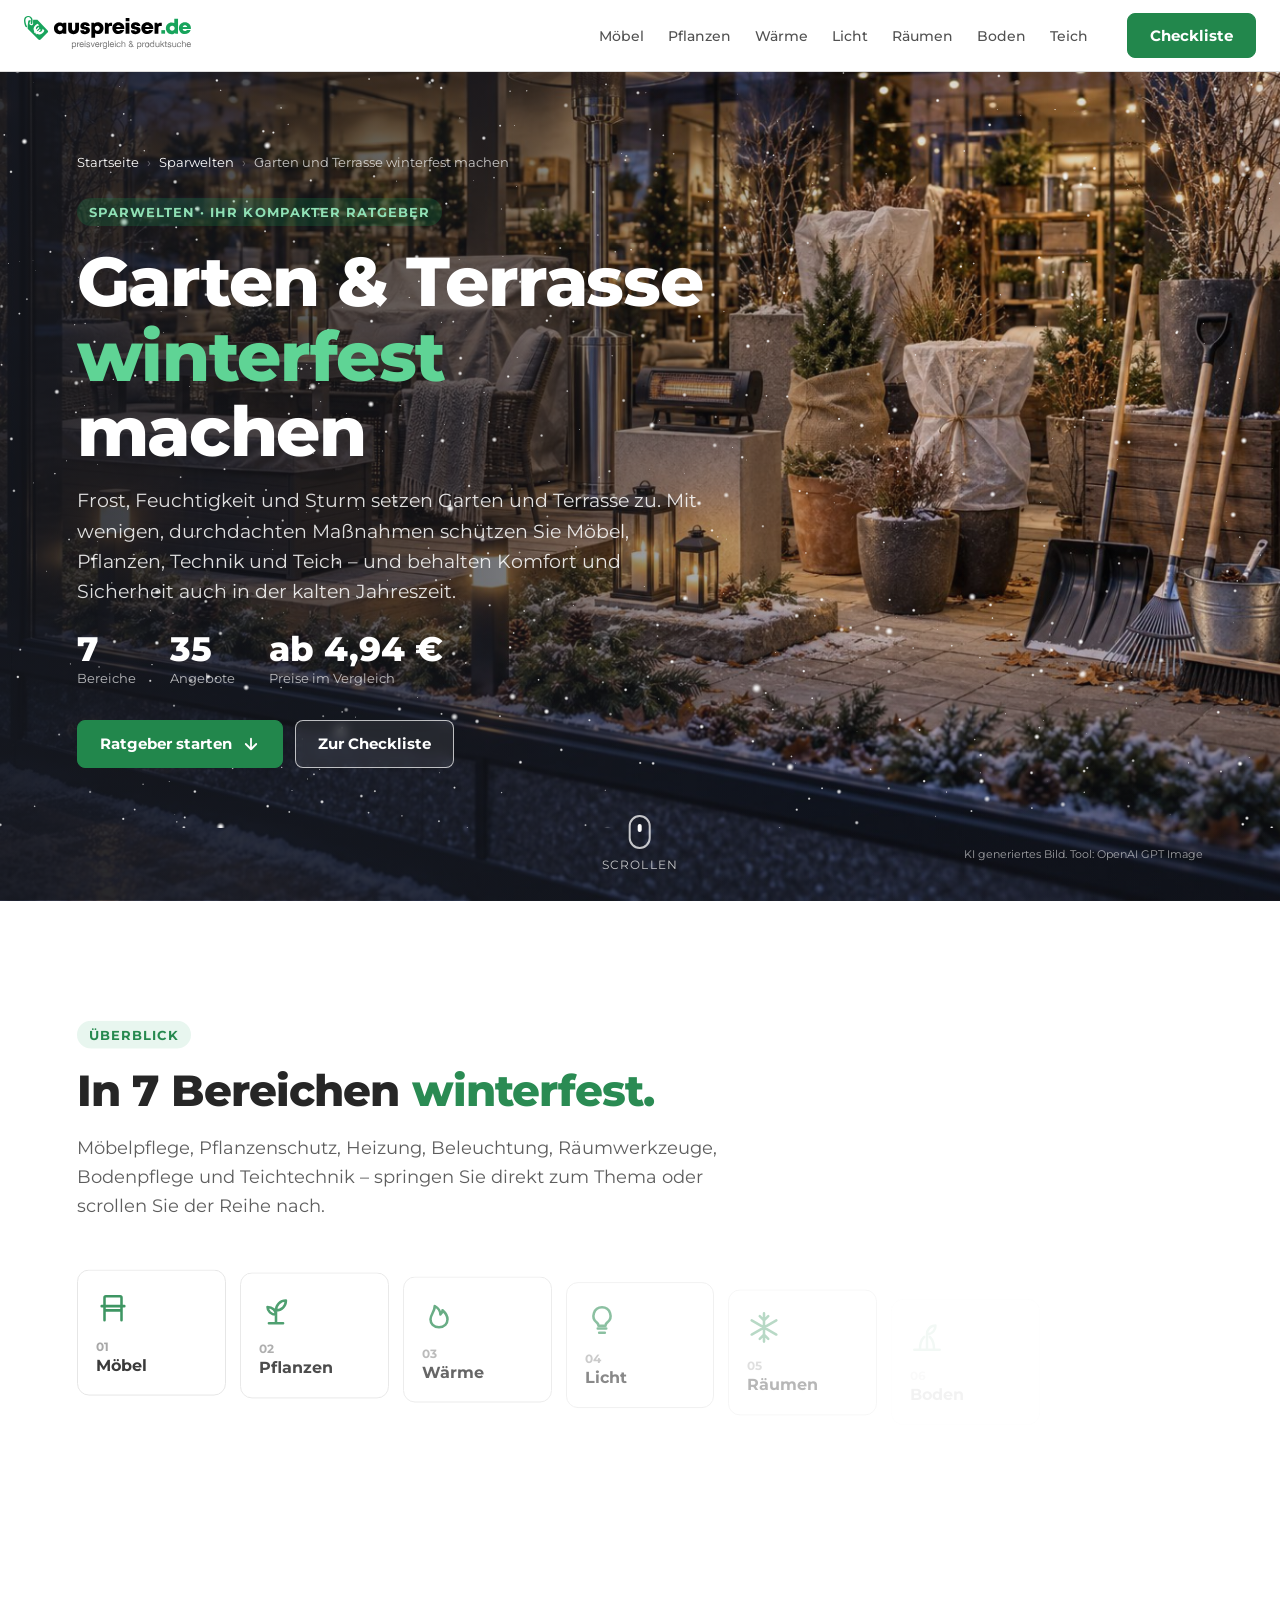
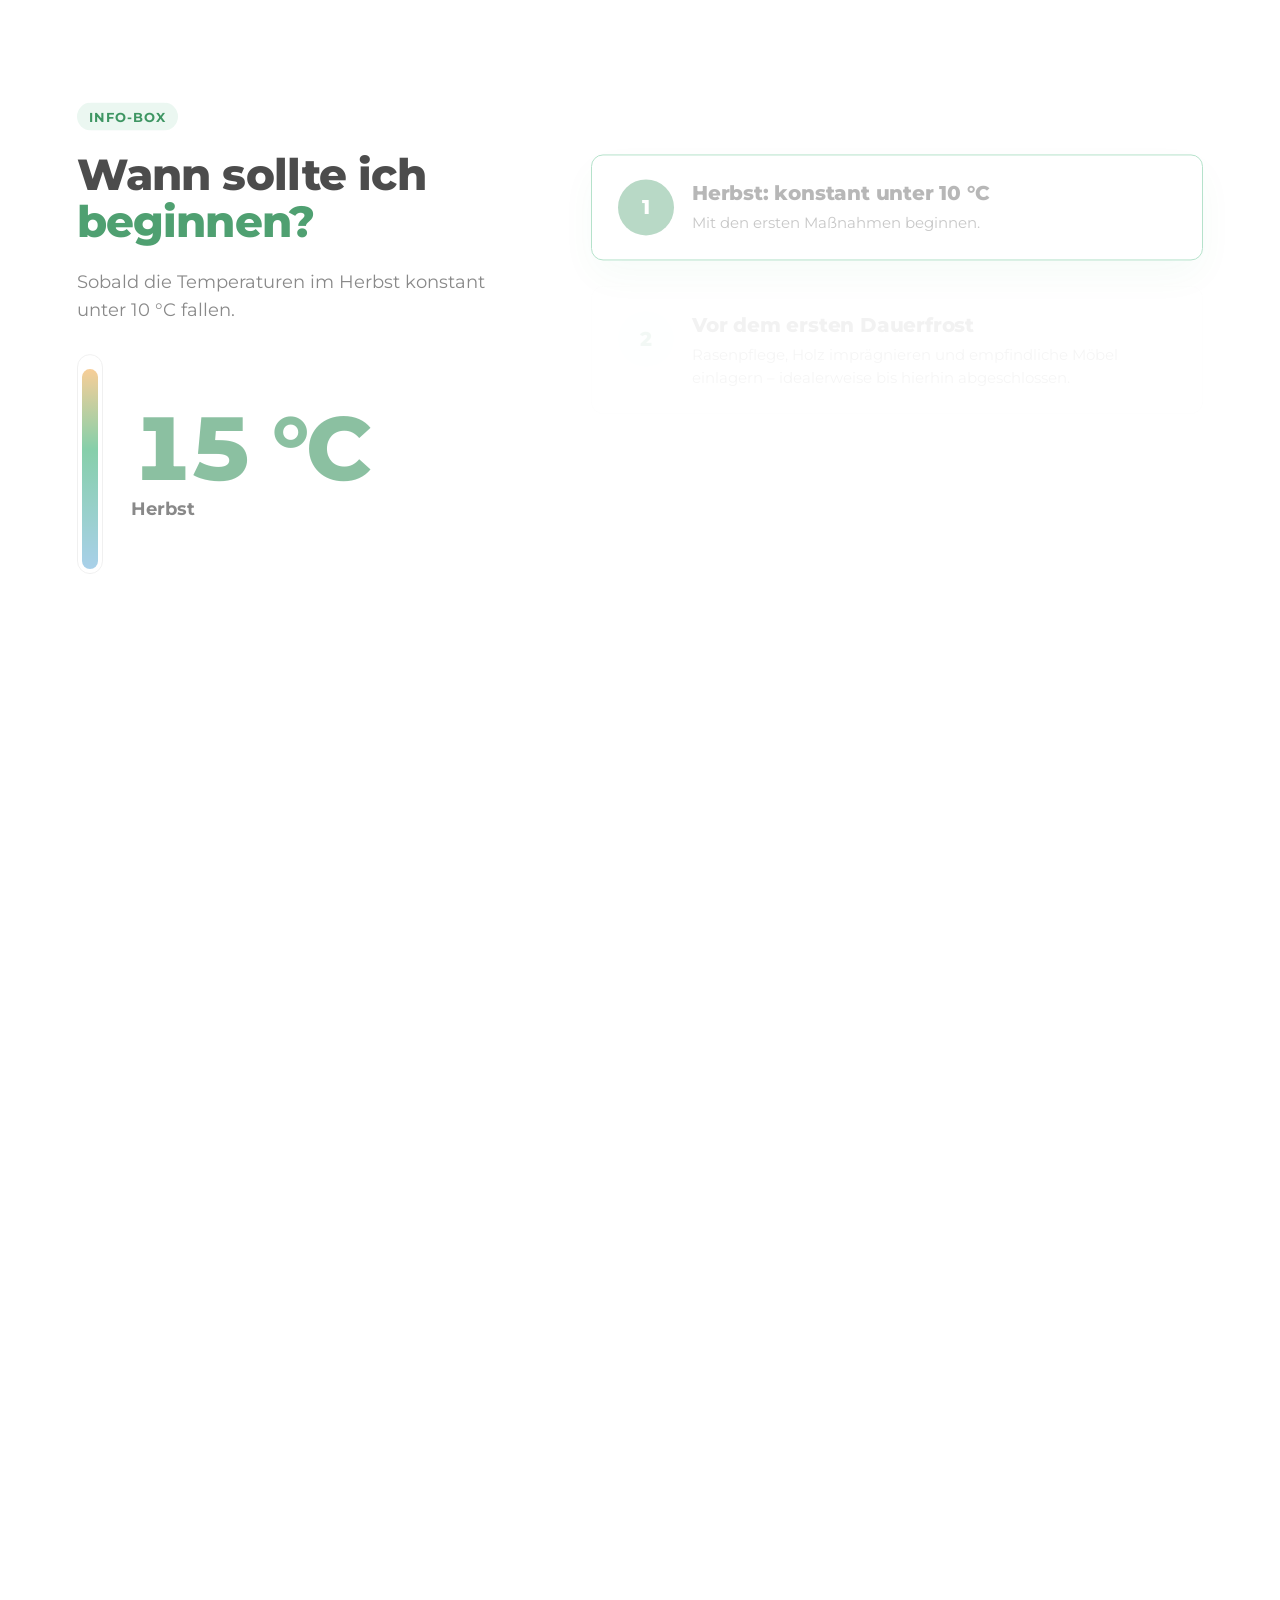
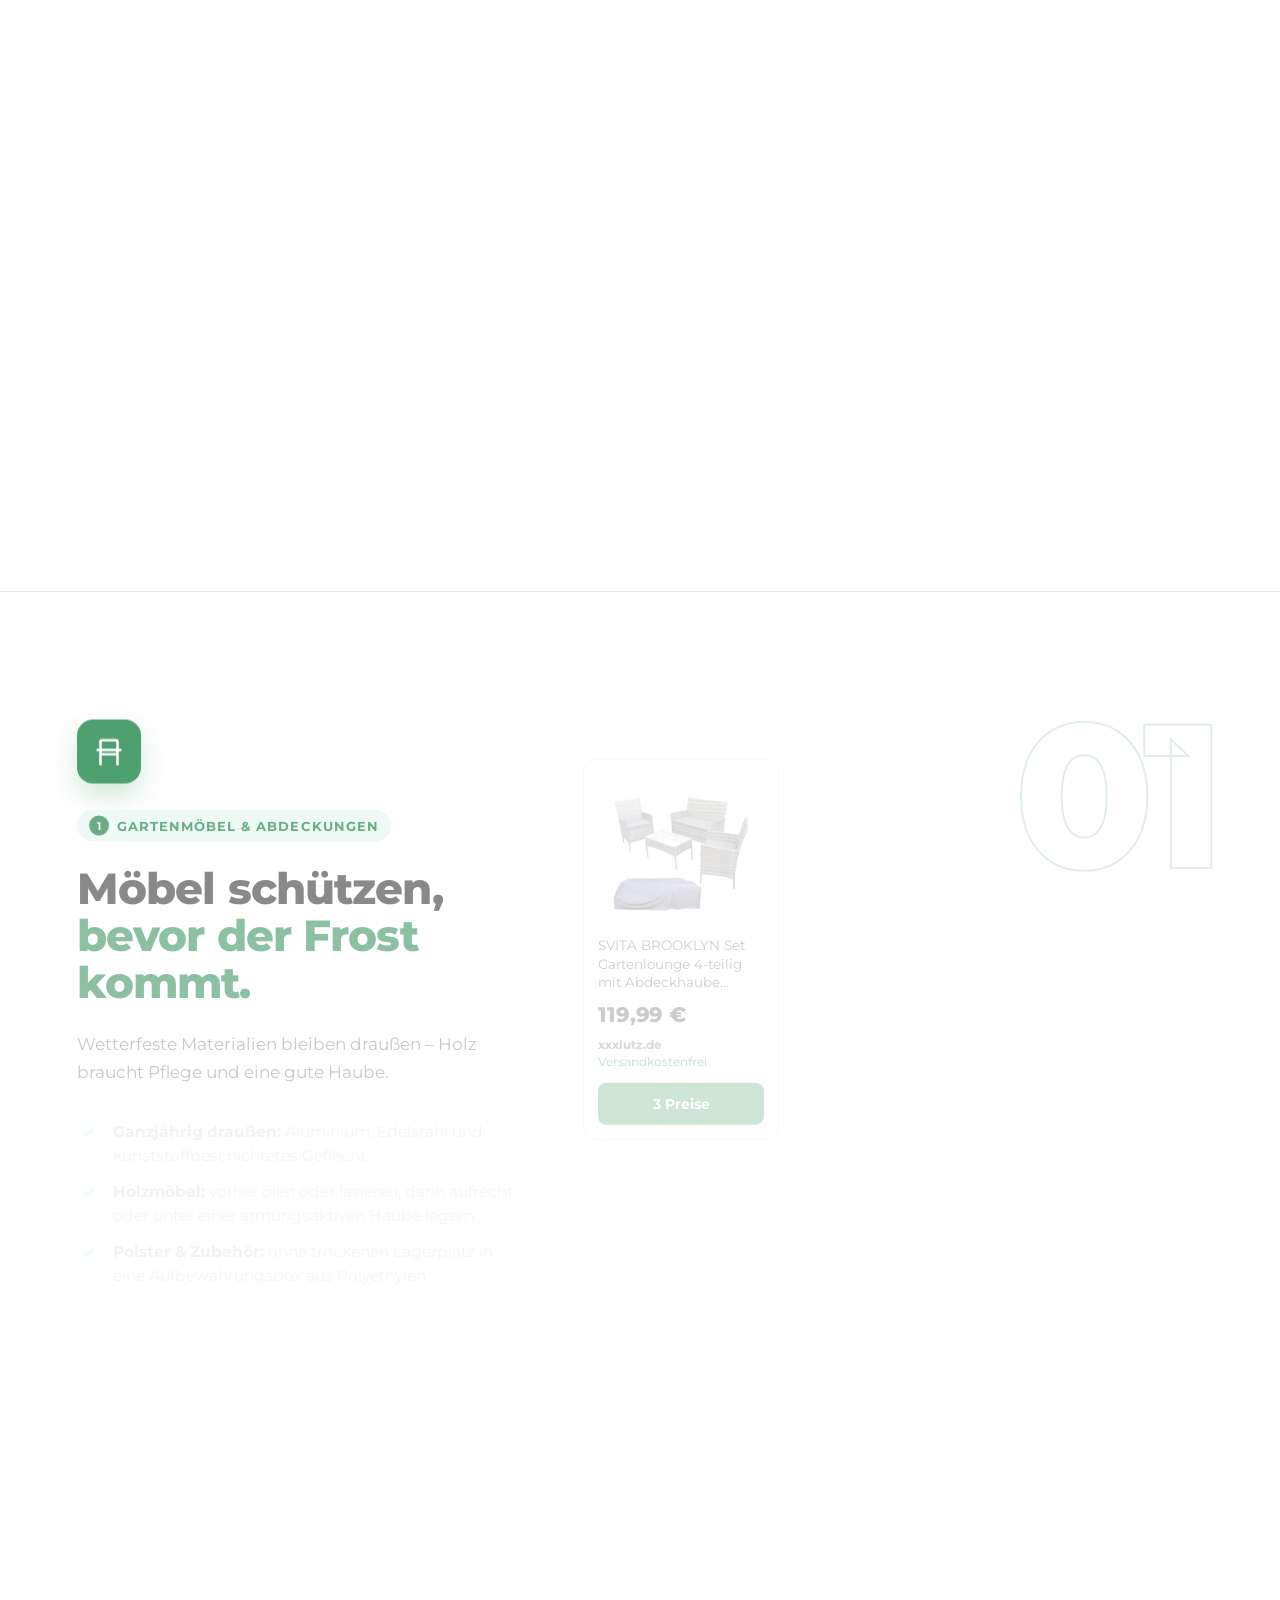
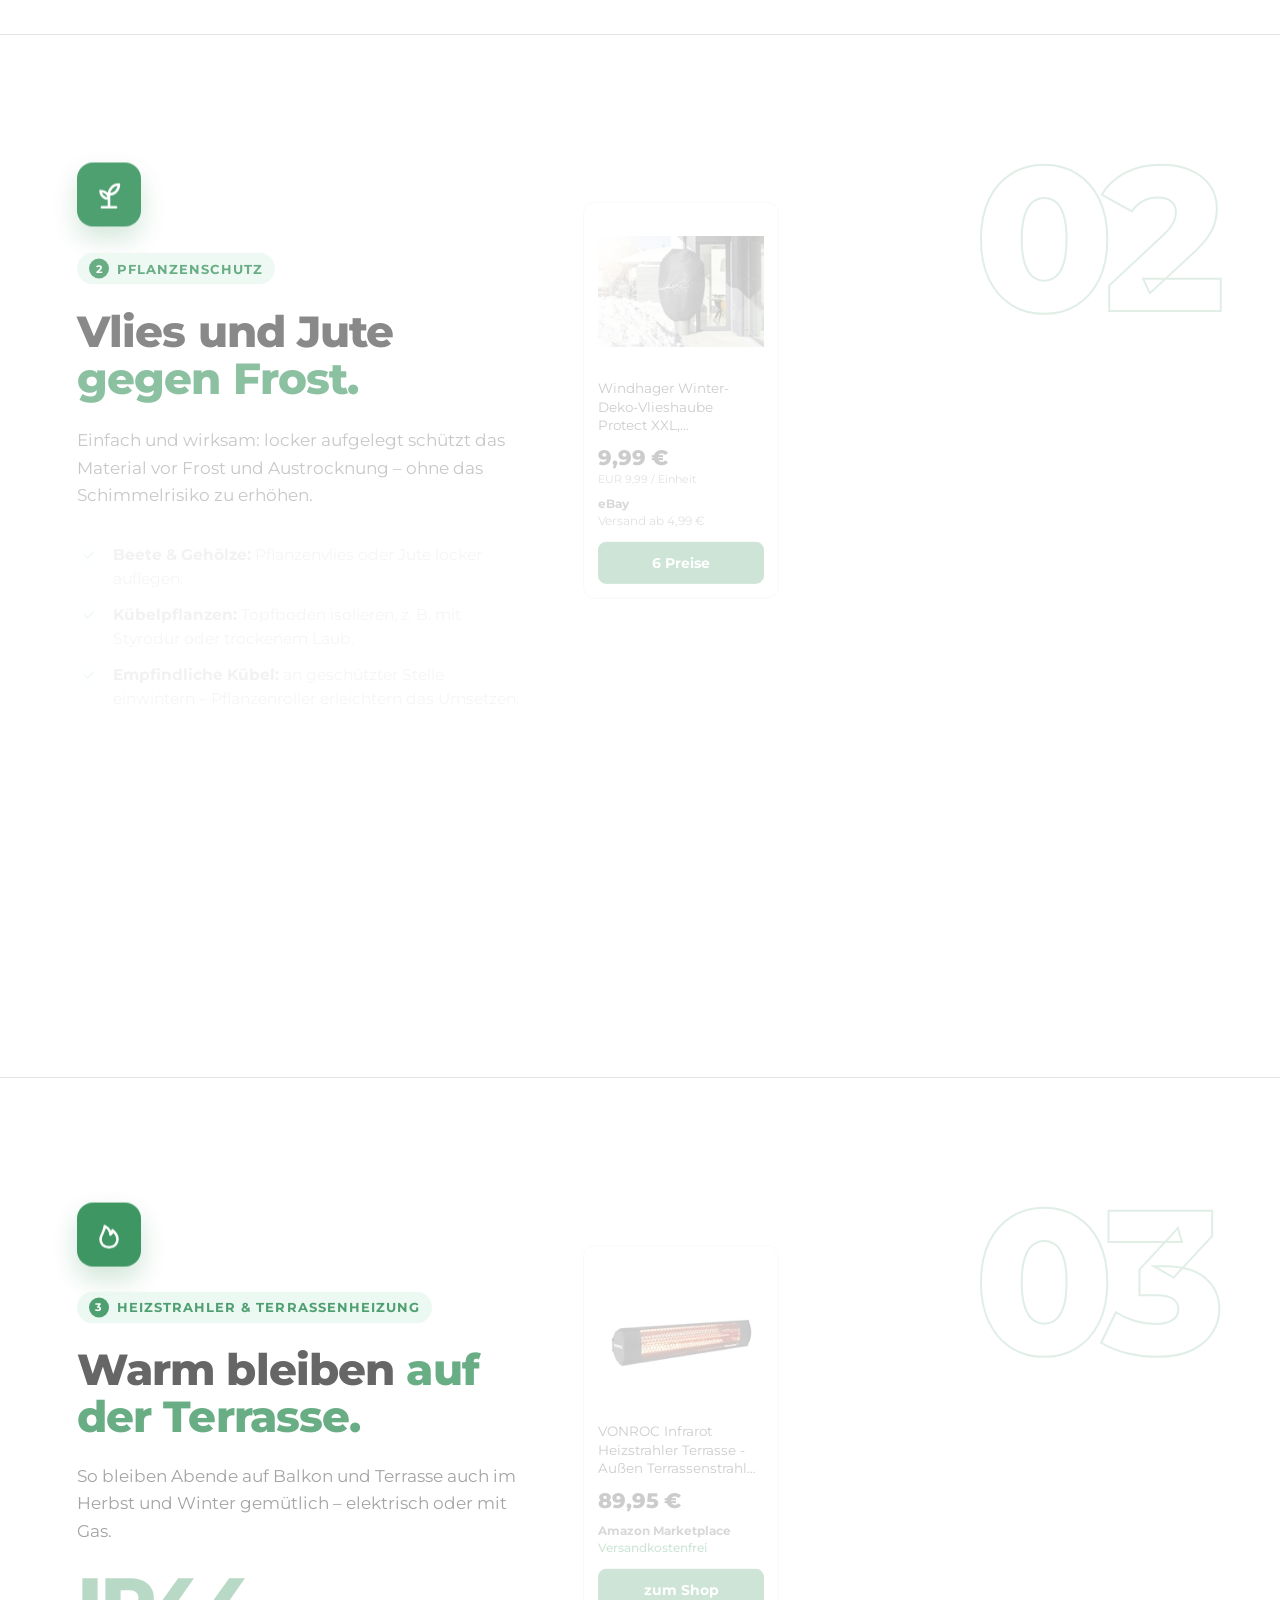
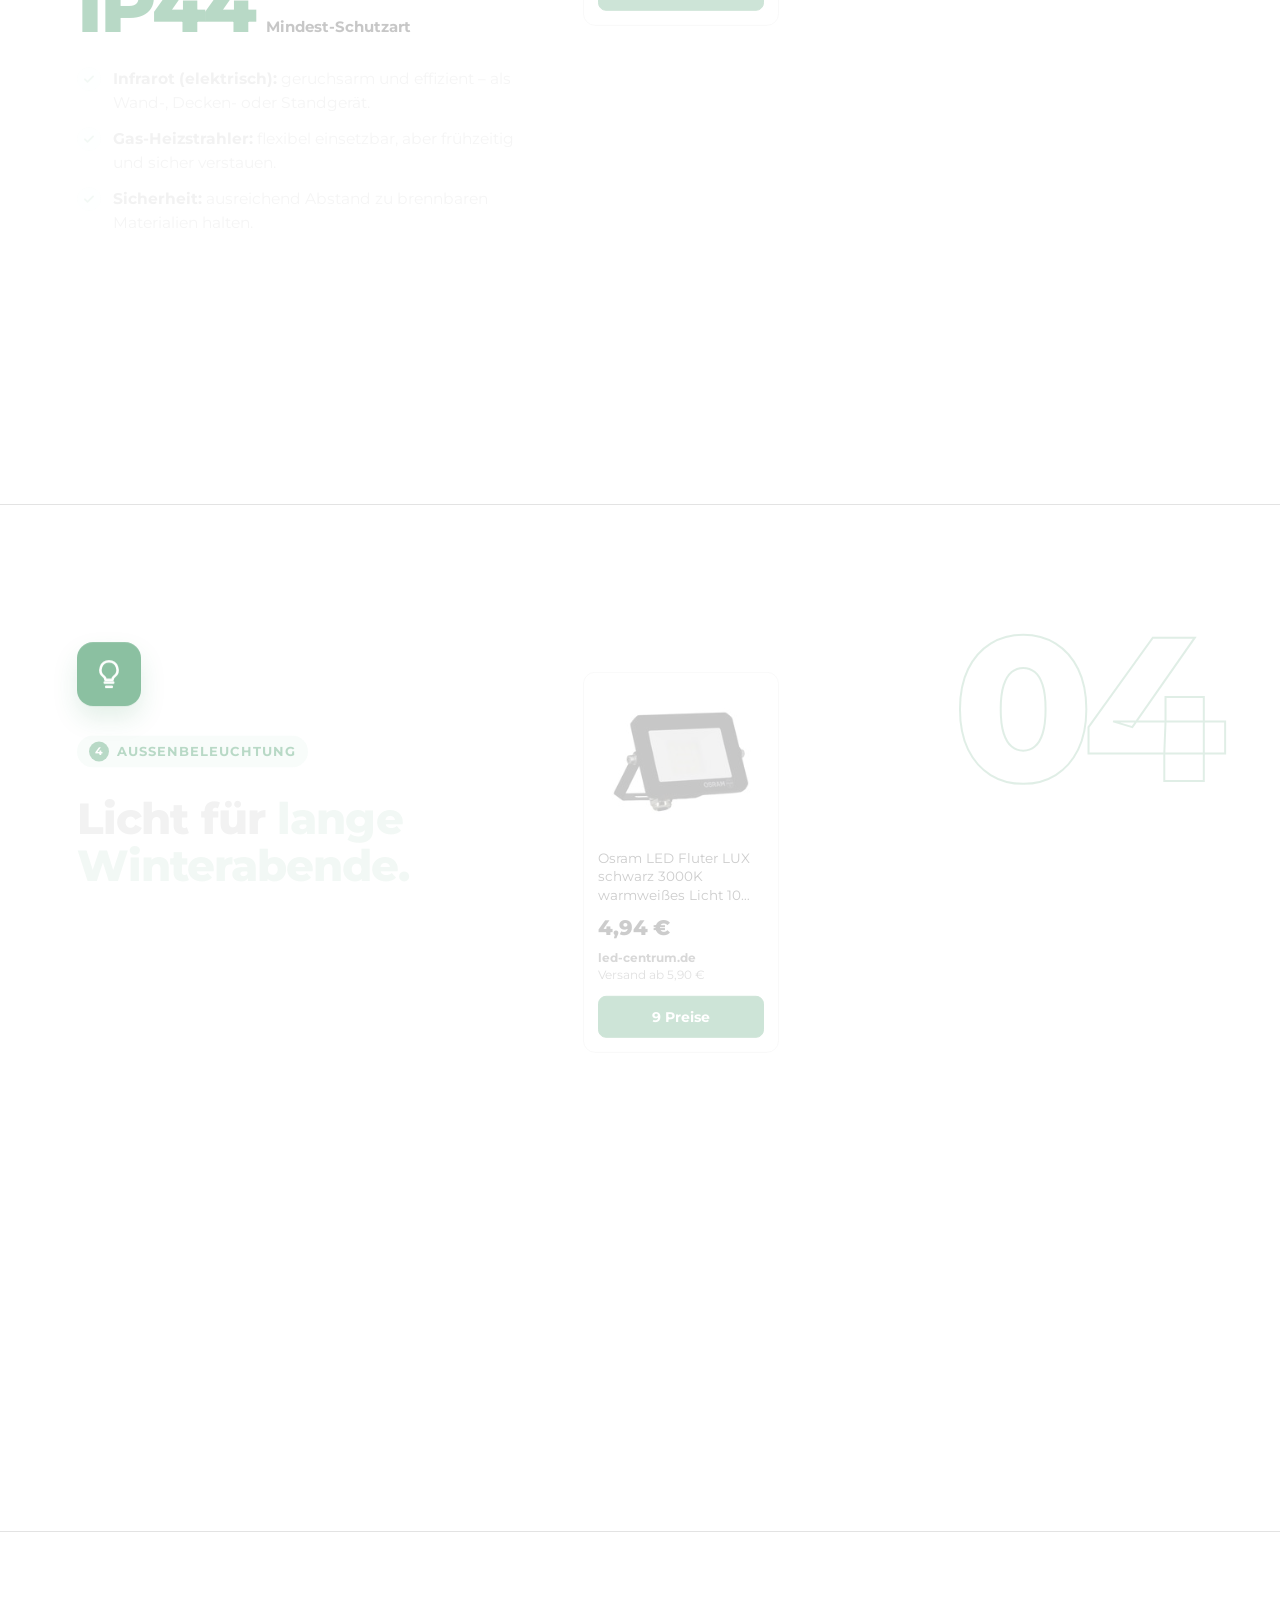
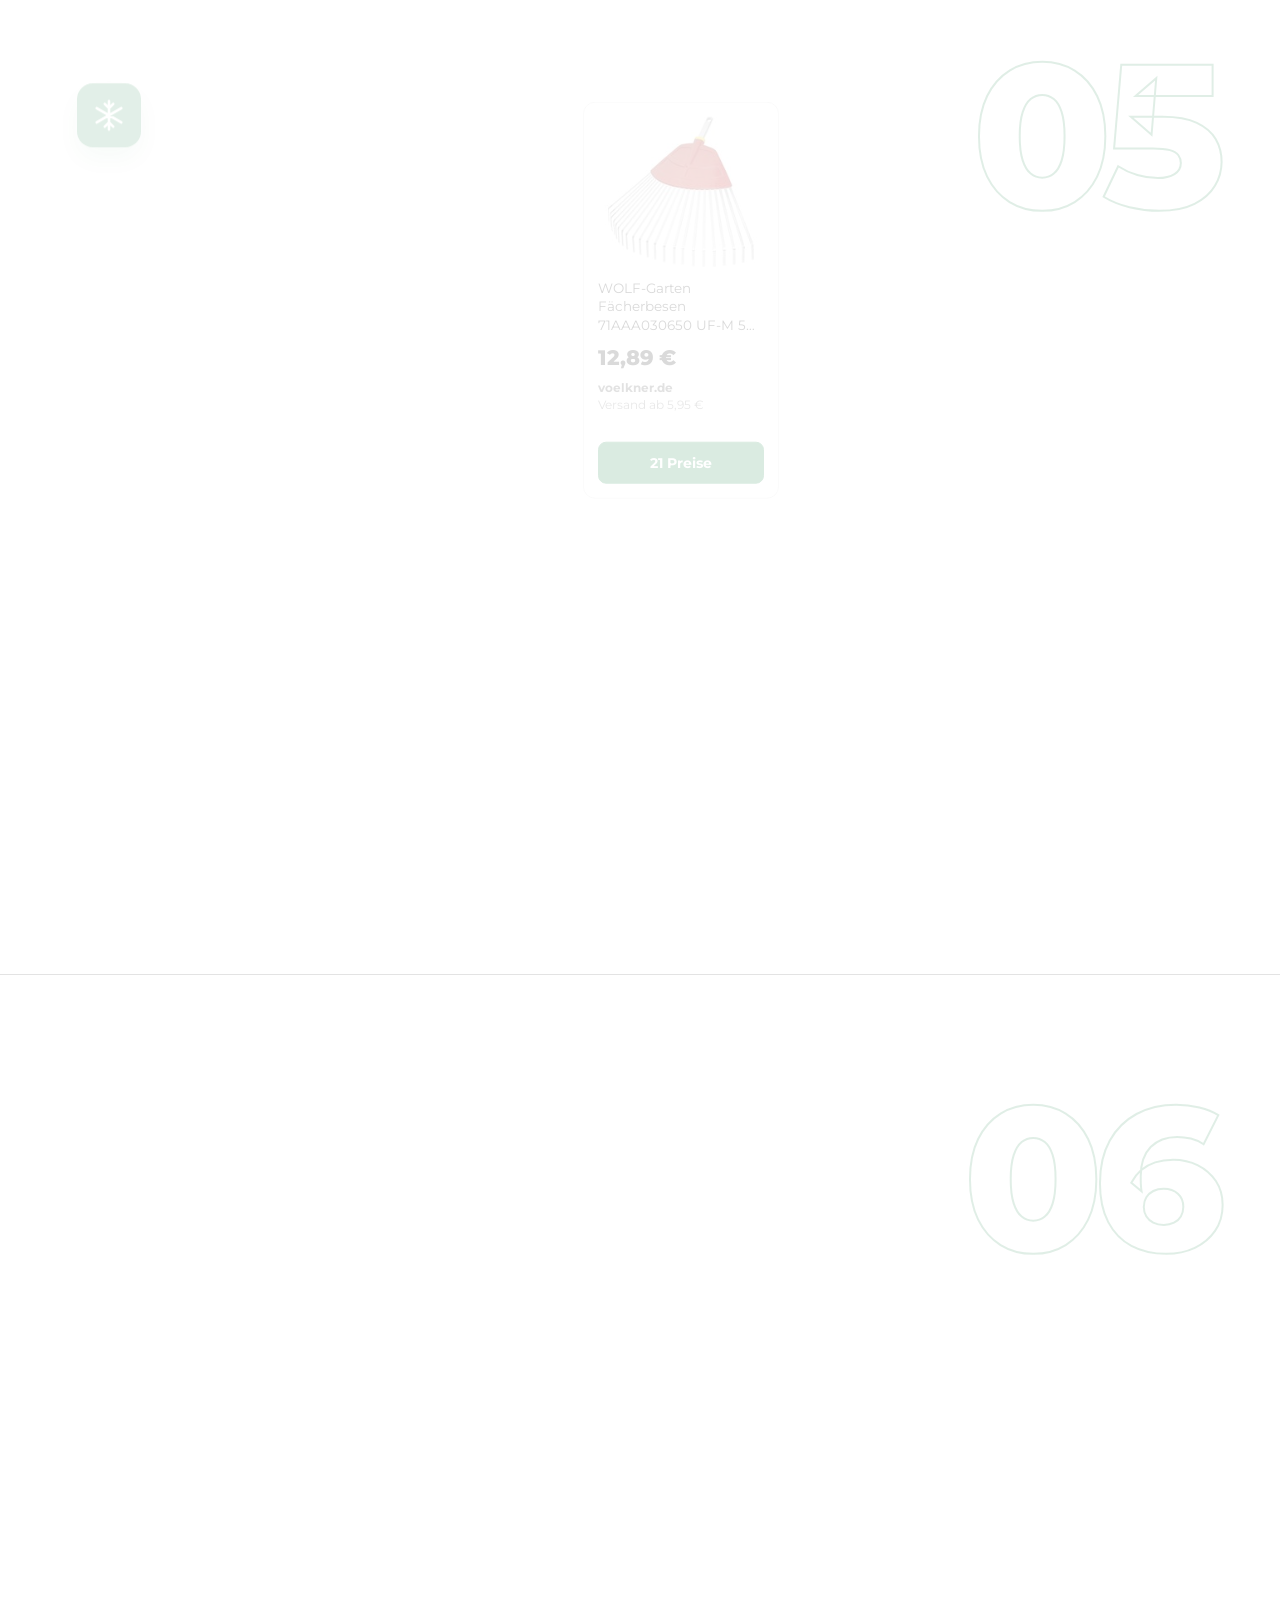
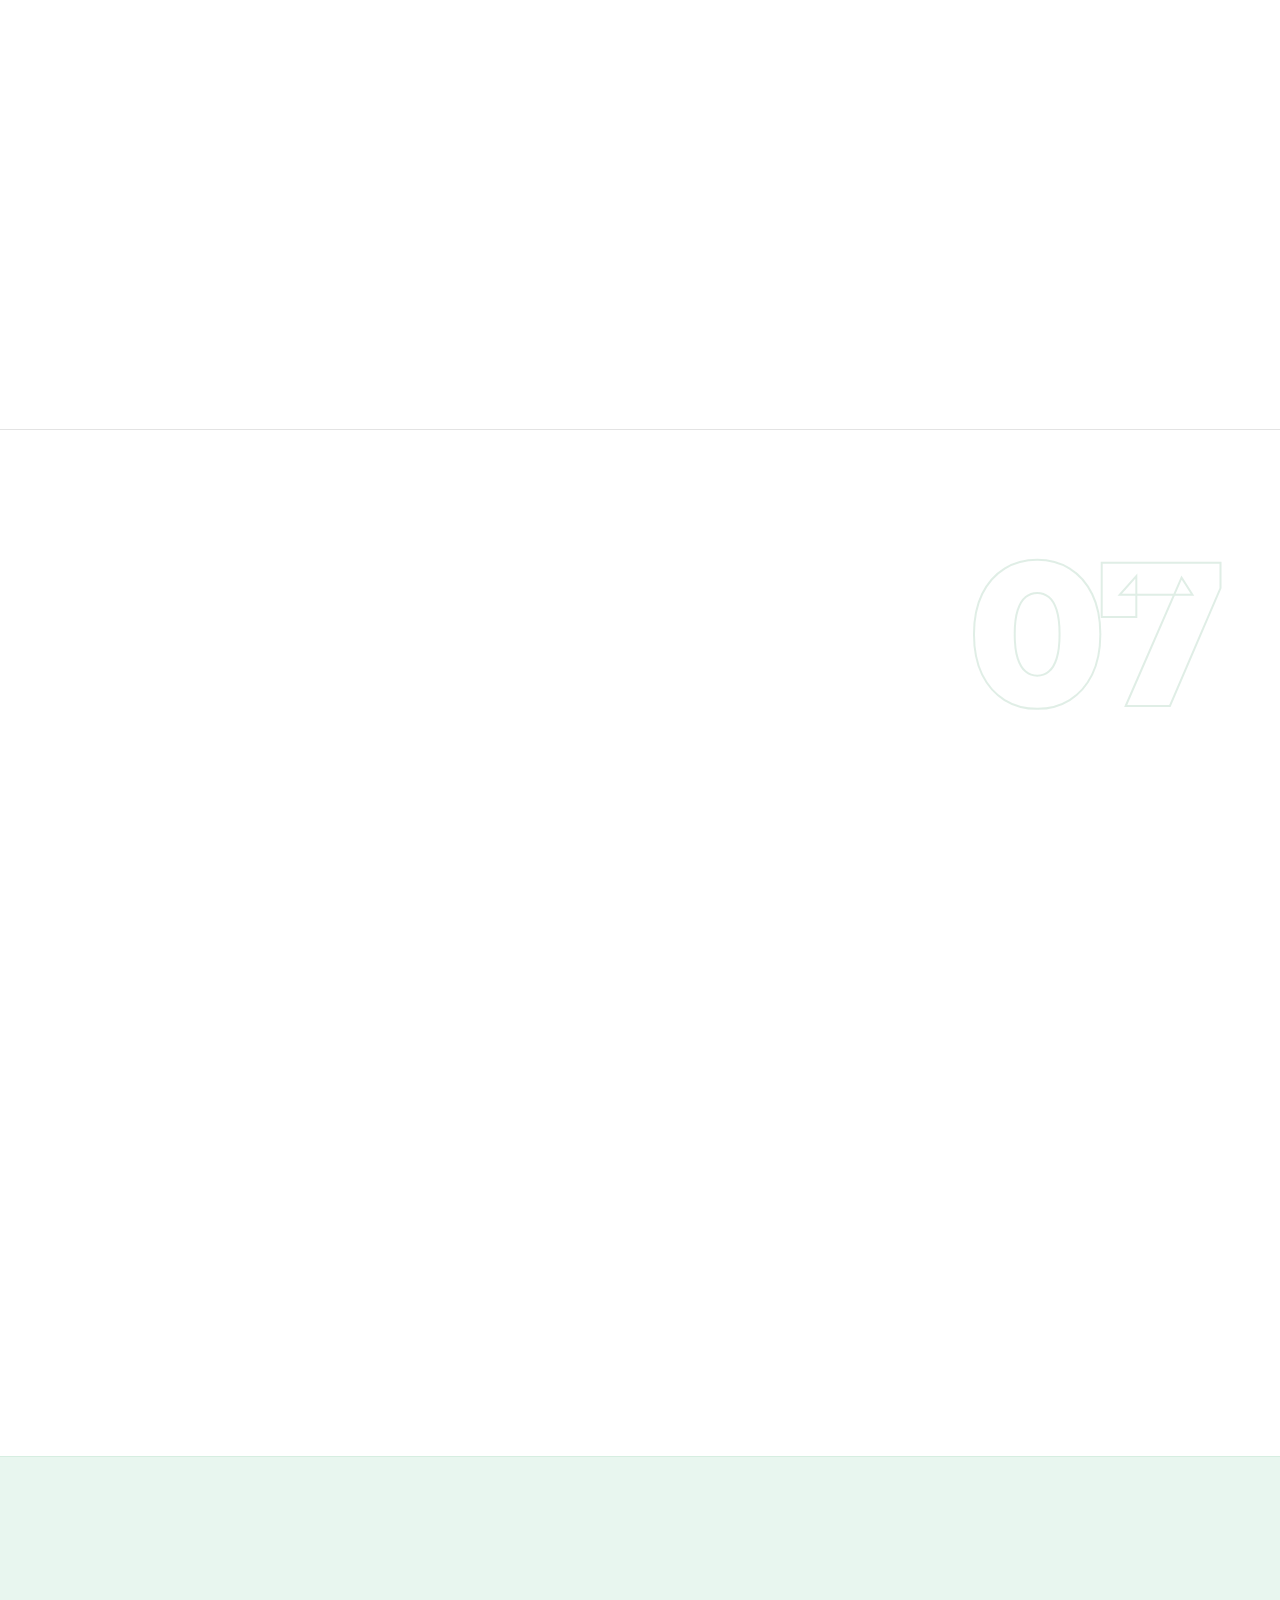
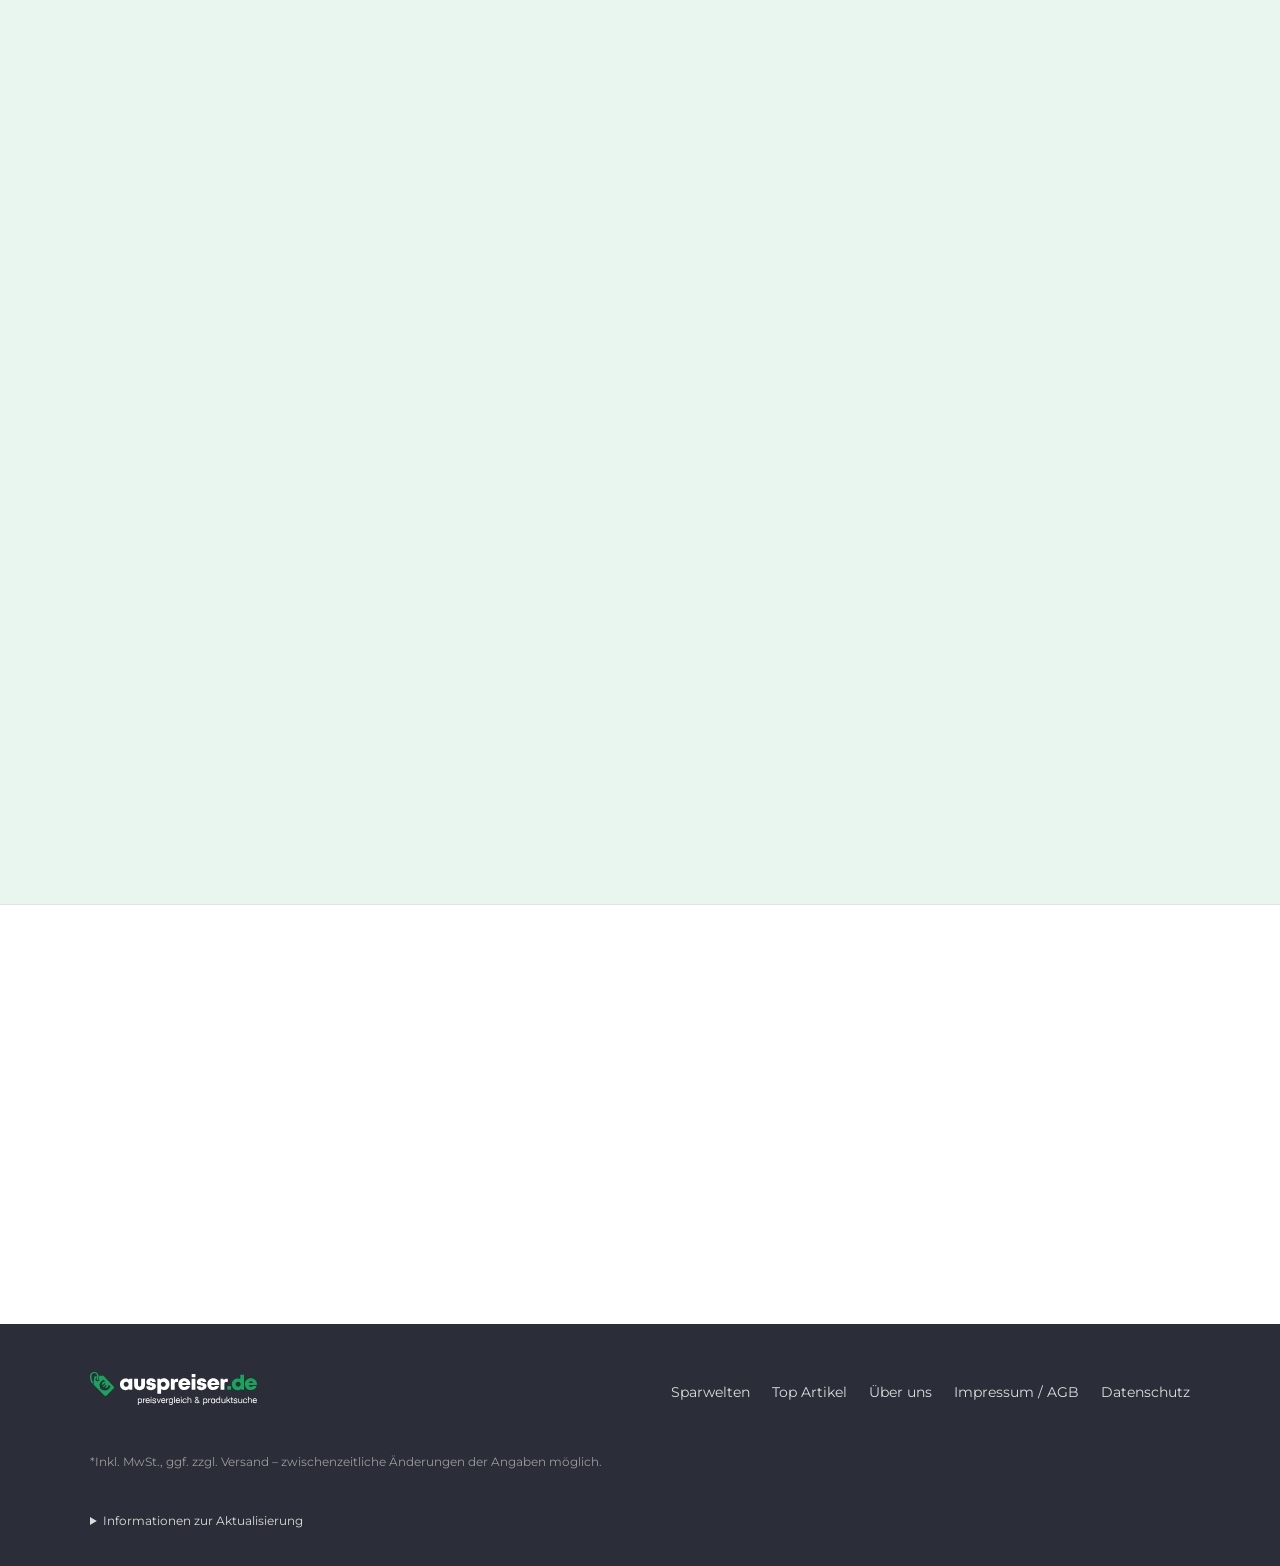
<file: Scrollytelling/garten-und-terrasse-winterfest-machen.html>
<!DOCTYPE html>
<html lang="de">
<head>
<meta charset="utf-8">
<meta name="viewport" content="width=device-width, initial-scale=1">
<title>Garten und Terrasse winterfest machen | Sparwelten | auspreiser.de</title>
<meta name="description" content="Garten und Terrasse winterfest machen: Möbel, Pflanzen, Heizstrahler, Beleuchtung, Räumgeräte, Rasen und Teich – kompakter Ratgeber mit Checkliste und 35 Angeboten auf auspreiser.de">
<style>
@font-face{font-family:'Montserrat';font-weight:400;font-display:swap;src:url(./assets/shared/fonts/montserrat-400.woff2) format('woff2')}
@font-face{font-family:'Montserrat';font-weight:500;font-display:swap;src:url(./assets/shared/fonts/montserrat-500.woff2) format('woff2')}
@font-face{font-family:'Montserrat';font-weight:700;font-display:swap;src:url(./assets/shared/fonts/montserrat-700.woff2) format('woff2')}
@font-face{font-family:'Montserrat';font-weight:800;font-display:swap;src:url(./assets/shared/fonts/montserrat-800.woff2) format('woff2')}

/* auspreiser.de CI */
:root{
  --green:#22874c; --green-logo:#18a45c; --green-light:#e8f6ef;
  --text:#1e1e1e; --grey-dark:#515151; --grey:#767676; --grey-light:#9b9b9b;
  --line:#e3e3e3; --bg-soft:#f2f2f2; --night:#2b2e38;
  --radius:8px; --header-h:72px;
}
*{box-sizing:border-box}
body{margin:0;font-family:Montserrat,sans-serif;color:var(--text);background:#fff;-webkit-font-smoothing:antialiased}
main{overflow-x:clip}
a{color:inherit}
img{max-width:100%}

/* ---------- Header (wie auspreiser.de) ---------- */
.header{position:fixed;inset:0 0 auto 0;height:var(--header-h);z-index:50;background:#fff;border-bottom:1px solid #dcdcdc}
.header__inner{max-width:1280px;height:100%;margin:0 auto;padding:0 24px;display:flex;align-items:center;gap:28px}
.logo svg{height:40px;width:auto;display:block}
.logo__label{fill:var(--green-logo)} .logo__text{fill:#000} .logo__title{fill:var(--grey)}
.header__nav{display:flex;gap:2px;margin-left:auto}
.header__nav a{font-size:14px;font-weight:500;color:var(--grey-dark);text-decoration:none;padding:8px 11px;border-radius:var(--radius);transition:color .2s,background .2s}
.header__nav a:hover,.header__nav a.active{color:var(--green);background:var(--green-light)}
.progress{position:absolute;left:0;bottom:-1px;height:3px;width:100%;background:var(--green);transform-origin:0 50%;transform:scaleX(0)}

/* ---------- Buttons ---------- */
.btn{display:inline-flex;align-items:center;gap:10px;padding:14px 22px;font:700 15px/1 Montserrat,sans-serif;border-radius:var(--radius);border:1px solid var(--green);text-decoration:none;cursor:pointer;transition:background .15s,color .15s}
.btn--primary{background:var(--green);color:#fff}
.btn--primary:hover{background:#fff;color:var(--green)}
.btn--ghost{background:rgba(255,255,255,.08);border-color:rgba(255,255,255,.7);color:#fff;backdrop-filter:blur(6px);-webkit-backdrop-filter:blur(6px)}
.btn--ghost:hover{background:#fff;color:var(--green)}
.btn svg{width:18px;height:18px}

/* ---------- Bühne: Hero-Bild, Schnee (Three.js), heller Grund ---------- */
.stage-bg{position:fixed;inset:0;z-index:-2;background:
  radial-gradient(55vw 55vw at 85% 20%, rgba(24,164,92,.08), transparent 60%),
  linear-gradient(#fff,#f4f7f6)}
.hero-bg{position:fixed;inset:0;z-index:-1;background:#1b1d24 url(./assets/winterfest/hero.jpg) center 60%/cover no-repeat;will-change:transform,opacity}
.hero-bg::after{content:"";position:absolute;inset:0;background:
  linear-gradient(90deg,rgba(20,22,28,.88) 0%,rgba(20,22,28,.6) 38%,rgba(20,22,28,.15) 70%),
  linear-gradient(0deg,rgba(20,22,28,.55),transparent 35%)}
#snow{position:fixed;inset:0;width:100vw;height:100vh;z-index:0;pointer-events:none;display:block}
main{position:relative;z-index:1}

/* ---------- Typo ---------- */
h1,h2,h3{margin:0 0 18px;font-weight:800;letter-spacing:-.02em;line-height:1.08}
h1{font-size:clamp(40px,5.4vw,76px)}
h2{font-size:clamp(30px,3.4vw,48px)}
h1 em,h2 em{font-style:normal;color:var(--green)}
.lead{font-size:18px;line-height:1.6;color:var(--grey-dark);margin:0 0 24px}
.kicker{display:inline-flex;align-items:center;gap:8px;font-size:13px;font-weight:700;letter-spacing:.08em;text-transform:uppercase;color:var(--green);background:var(--green-light);padding:6px 12px;border-radius:999px;margin-bottom:18px}
.kicker b{display:inline-grid;place-items:center;width:20px;height:20px;border-radius:50%;background:var(--green);color:#fff;font-size:11px;letter-spacing:0}
.chips{display:flex;flex-wrap:wrap;gap:8px;margin:0;padding:0;list-style:none}
.chips li{font-size:13px;font-weight:500;padding:8px 12px;background:#fff;border:1px solid var(--line);border-radius:var(--radius);display:flex;align-items:center;gap:8px}
.chips li::before{content:"";width:8px;height:8px;border-radius:50%;background:var(--green-logo)}
.ai-note{font-size:12px;color:var(--grey-light)}
.section-head{max-width:1280px;margin:0 auto 48px;padding:0 6vw}
.section-head .lead{max-width:640px}

/* ---------- Hero ---------- */
.hero{min-height:100vh;display:flex;flex-direction:column;justify-content:center;padding:calc(var(--header-h) + 40px) 6vw 90px;color:#fff;position:relative}
.hero__inner{max-width:640px}
.crumbs{display:flex;flex-wrap:wrap;gap:8px;font-size:13px;color:rgba(255,255,255,.75);margin-bottom:28px}
.crumbs a{color:#fff;text-decoration:none}
.crumbs a:hover{text-decoration:underline}
.crumbs span[aria-hidden]{opacity:.5}
.hero .kicker{background:rgba(24,164,92,.2);color:#8fe0b5}
.hero h1 em{color:#5fd495}
.hero .lead{color:rgba(255,255,255,.86);font-size:19px}
.facts{display:flex;gap:34px;margin:6px 0 34px;padding:0;list-style:none}
.facts li{display:flex;flex-direction:column;gap:4px}
.facts b{font-size:34px;font-weight:800;line-height:1;color:#fff}
.facts span{font-size:13px;color:rgba(255,255,255,.7)}
.hero__actions{display:flex;gap:12px;flex-wrap:wrap}
.hero__note{position:absolute;right:6vw;bottom:28px;font-size:11px;color:rgba(255,255,255,.6)}
.scroll-cue{position:absolute;left:50%;bottom:28px;transform:translateX(-50%);display:flex;flex-direction:column;align-items:center;gap:8px;font-size:12px;letter-spacing:.1em;text-transform:uppercase;color:rgba(255,255,255,.75)}
.scroll-cue span{width:22px;height:34px;border:2px solid rgba(255,255,255,.75);border-radius:12px;position:relative}
.scroll-cue span::after{content:"";position:absolute;left:50%;top:7px;width:4px;height:8px;margin-left:-2px;border-radius:2px;background:#fff;animation:cue 1.6s infinite}
@keyframes cue{0%{opacity:0;transform:translateY(0)}30%{opacity:1}100%{opacity:0;transform:translateY(12px)}}

/* ---------- Überblick ---------- */
.overview{padding:120px 0 60px}
.toc{max-width:1280px;margin:0 auto;padding:0 6vw;display:grid;grid-template-columns:repeat(7,1fr);gap:14px}
.toc__item{display:flex;flex-direction:column;gap:14px;padding:20px 18px;background:#fff;border:1px solid var(--line);border-radius:12px;text-decoration:none;transition:border-color .2s,transform .2s,box-shadow .2s}
.toc__item:hover{border-color:var(--green-logo);transform:translateY(-4px);box-shadow:0 12px 30px rgba(0,0,0,.07)}
.toc__item .icon{width:34px;height:34px;color:var(--green)}
.toc__item span{font-weight:700;font-size:16px}
.toc__item small{display:block;font-size:12px;color:var(--grey-light);font-weight:700;margin-bottom:2px}

/* ---------- Info-Box: Wann beginnen? ---------- */
.when{min-height:100vh;display:flex;align-items:center;padding:calc(var(--header-h) + 40px) 6vw 60px}
.when__inner{max-width:1280px;width:100%;margin:0 auto;display:grid;grid-template-columns:minmax(0,5fr) minmax(0,7fr);gap:6vw;align-items:center}
.thermo{display:flex;align-items:center;gap:28px;margin-top:10px}
.thermo__tube{position:relative;width:26px;height:220px;border-radius:13px;background:#fff;border:1px solid var(--line);overflow:hidden}
.thermo__fill{position:absolute;left:4px;right:4px;bottom:4px;height:92%;border-radius:10px;background:linear-gradient(0deg,#5aa6d6,var(--green-logo) 60%,#f0a13a);transform-origin:bottom}
.thermo__val{font-size:clamp(64px,7vw,104px);font-weight:800;line-height:.9;color:var(--green);letter-spacing:-.04em;font-variant-numeric:tabular-nums}
.thermo__label{display:block;font-size:18px;font-weight:700;color:var(--text);margin-top:10px}
.steps{list-style:none;margin:0;padding:0;display:grid;gap:16px;counter-reset:s}
.step{display:grid;grid-template-columns:56px 1fr;gap:18px;align-items:start;padding:24px 26px;background:#fff;border:1px solid var(--line);border-radius:12px;opacity:.45;transition:opacity .4s,border-color .4s,box-shadow .4s}
.step.is-active{opacity:1;border-color:var(--green-logo);box-shadow:0 16px 40px rgba(24,164,92,.12)}
.step__n{width:56px;height:56px;border-radius:50%;display:grid;place-items:center;background:var(--green-light);color:var(--green);font-weight:800;font-size:20px}
.step.is-active .step__n{background:var(--green);color:#fff}
.step h3{font-size:20px;margin:4px 0 6px;letter-spacing:-.01em}
.step p{margin:0;font-size:15px;line-height:1.55;color:var(--grey-dark)}

/* ---------- Kapitel ---------- */
.chapter{position:relative;max-width:1440px;margin:0 auto;padding:120px 6vw;display:grid;grid-template-columns:minmax(0,5fr) minmax(0,7fr);gap:5vw;border-top:1px solid var(--line)}
.chapter__num{position:absolute;top:40px;right:5vw;font-size:clamp(120px,16vw,240px);font-weight:800;line-height:1;letter-spacing:-.05em;color:transparent;-webkit-text-stroke:2px rgba(34,135,76,.14);pointer-events:none;user-select:none}
.chapter__sticky{position:sticky;top:calc(var(--header-h) + 40px)}
.chapter__icon{width:64px;height:64px;border-radius:16px;background:var(--green);color:#fff;display:grid;place-items:center;margin-bottom:22px;box-shadow:0 12px 26px rgba(34,135,76,.25)}
.chapter__icon .icon{width:34px;height:34px}
.chapter .lead{font-size:17px}
.big-stat{display:flex;align-items:baseline;gap:12px;margin:-6px 0 18px}
.big-stat .num{font-size:clamp(56px,6vw,84px);font-weight:800;line-height:.9;color:var(--green);letter-spacing:-.04em}
.big-stat .unit{font-size:15px;font-weight:700;color:var(--grey-dark)}
.points{list-style:none;margin:0 0 24px;padding:0;display:grid;gap:12px}
.points li{display:grid;grid-template-columns:24px 1fr;gap:12px;font-size:15.5px;line-height:1.55;color:var(--grey-dark)}
.points li svg{width:24px;height:24px;padding:5px;border-radius:50%;background:var(--green-light);color:var(--green)}
.points b{color:var(--text)}
.watch{display:flex;flex-direction:column;gap:10px}
.watch>span{font-size:12px;font-weight:700;letter-spacing:.08em;text-transform:uppercase;color:var(--grey)}
.chapter__offers{position:relative;padding-top:8px}
.offers{display:grid;grid-template-columns:repeat(3,minmax(0,1fr));gap:16px}

/* Angebotskarte (Inhalte 1:1 wie auf auspreiser.de) */
.ocard{display:flex;flex-direction:column;background:#fff;border:1px solid var(--line);border-radius:12px;padding:14px;text-decoration:none;color:var(--text);transition:transform .2s,box-shadow .2s,border-color .2s}
.ocard:hover{transform:translateY(-4px);border-color:#cfe9da;box-shadow:0 16px 36px rgba(0,0,0,.08)}
.ocard__img{display:grid;place-items:center;aspect-ratio:10/9;margin-bottom:12px}
.ocard__img img{width:100%;height:100%;object-fit:contain}
.ocard__name{font-size:13.5px;line-height:1.4;display:-webkit-box;-webkit-line-clamp:3;-webkit-box-orient:vertical;overflow:hidden;min-height:3.9em;margin-bottom:10px}
.ocard__price{font-size:21px;font-weight:800;letter-spacing:-.01em}
.ocard__base{font-size:11px;color:var(--grey);margin-top:2px}
.ocard__shop{display:flex;flex-direction:column;gap:2px;font-size:12px;color:var(--grey);margin:10px 0 14px}
.ocard__shop b{color:var(--grey-dark);font-weight:700}
.ocard__ship.is-free{color:var(--green);font-weight:500}
.ocard__btn{margin-top:auto;display:flex;align-items:center;justify-content:center;gap:8px;height:42px;border-radius:var(--radius);background:var(--green);color:#fff;font-weight:700;font-size:14px;border:1px solid var(--green);transition:background .15s,color .15s}
.ocard__btn svg{width:16px;height:16px}
.ocard:hover .ocard__btn{background:#fff;color:var(--green)}
.ocard--all{background:var(--green-light);border-color:transparent;align-items:flex-start;justify-content:flex-end;gap:14px}
.ocard__allicon{width:54px;height:54px;border-radius:14px;background:#fff;color:var(--green);display:grid;place-items:center;margin-bottom:auto}
.ocard__allicon .icon{width:30px;height:30px}
.ocard__alltext{font-size:15px;line-height:1.4;color:var(--grey-dark)}
.ocard__alltext b{font-size:22px;color:var(--text)}
.ocard--all .ocard__btn{width:100%;margin-top:0}

/* ---------- Checkliste ---------- */
.checklist{padding:120px 6vw;background:var(--green-light);border-top:1px solid #d6eee1}
.checklist .kicker{background:#fff}
.checklist__inner{max-width:1280px;margin:0 auto;display:grid;grid-template-columns:minmax(0,5fr) minmax(0,7fr);gap:6vw;align-items:start}
.ring{position:relative;width:170px;height:170px;margin:8px 0 26px}
.ring svg{width:100%;height:100%;transform:rotate(-90deg)}
.ring circle{fill:none;stroke-width:12}
.ring .ring__bg{stroke:#fff}
.ring .ring__fg{stroke:var(--green);stroke-linecap:round;transition:stroke-dashoffset .6s cubic-bezier(.2,.8,.2,1)}
.ring__txt{position:absolute;inset:0;display:grid;place-content:center;text-align:center}
.ring__txt b{font-size:44px;font-weight:800;line-height:1}
.ring__txt span{font-size:13px;color:var(--grey-dark);margin-top:4px}
.checks{list-style:none;margin:0;padding:0;display:grid;gap:12px}
.check{display:grid;grid-template-columns:34px 1fr auto;align-items:center;gap:16px;background:#fff;border-radius:12px;padding:18px 20px;border:1px solid transparent;transition:border-color .2s}
.check:hover{border-color:#bfe3cf}
.check__box{width:34px;height:34px;border-radius:var(--radius);border:2px solid var(--green);background:#fff;color:#fff;display:grid;place-items:center;cursor:pointer;padding:0;transition:background .2s}
.check__box svg{width:20px;height:20px;transform:scale(0);transition:transform .25s cubic-bezier(.3,1.6,.5,1)}
.check__box[aria-checked="true"]{background:var(--green)}
.check__box[aria-checked="true"] svg{transform:scale(1)}
.check__text{font-size:15.5px;line-height:1.5;font-weight:500;transition:color .2s}
.check.is-done .check__text{color:var(--grey)}
.check__link{display:inline-flex;align-items:center;gap:6px;font-size:13px;font-weight:700;color:var(--green);text-decoration:none;white-space:nowrap}
.check__link svg{width:14px;height:14px}
.checklist__done{display:none;margin:0 0 18px;padding:14px 18px;border-radius:12px;background:var(--green);color:#fff;font-weight:700}
.checklist.is-complete .checklist__done{display:block}
.outro{font-size:16px;line-height:1.6;color:var(--grey-dark);margin:28px 0 8px}

/* ---------- Feedback ---------- */
.feedback{padding:100px 6vw;text-align:center;background:#fff;border-top:1px solid var(--line)}
.feedback h2{font-size:clamp(22px,2.4vw,30px);max-width:720px;margin:0 auto 28px}
.fb{display:flex;justify-content:center;gap:14px}
.fb__btn{display:flex;flex-direction:column;align-items:center;gap:8px;width:84px;padding:14px 0;border:1px solid var(--line);border-radius:12px;background:#fff;cursor:pointer;font:500 12px Montserrat,sans-serif;color:var(--grey-dark);transition:transform .2s,border-color .2s}
.fb__btn:hover{transform:translateY(-4px);border-color:var(--green-logo)}
.fb__btn span:empty{visibility:hidden}
.fb__btn span:empty::before{content:"."}
.fb__thanks{display:none;font-size:16px;line-height:1.6;color:var(--grey-dark)}
.fb__thanks b{display:block;font-size:22px;color:var(--text);margin-bottom:6px}
.feedback.is-sent .fb{display:none}
.feedback.is-sent .fb__thanks{display:block}

/* ---------- Footer ---------- */
.footer{position:relative;z-index:1;background:var(--night);color:#fff;padding:48px 6vw 36px}
.footer__inner{max-width:1100px;margin:0 auto;display:flex;justify-content:space-between;gap:30px;flex-wrap:wrap;align-items:center}
.footer .logo__text,.footer .logo__title{fill:#fff}
.footer nav{display:flex;gap:22px;flex-wrap:wrap}
.footer nav a{font-size:14px;color:#dcdcdc;text-decoration:none}
.footer nav a:hover{color:#fff;text-decoration:underline}
.footer p,.footer details{flex-basis:100%;font-size:12px;color:var(--grey-light);line-height:1.6;margin:10px 0 0}
.footer summary{cursor:pointer;color:#dcdcdc}

/* Reveal-Ausgangszustand (nur mit JS) */
.js .reveal{opacity:0;transform:translateY(36px)}

/* ---------- Responsive ---------- */
@media (max-width:1180px){
  .header__nav{display:none}
  .header .btn{margin-left:auto}
  .toc{grid-template-columns:repeat(4,1fr)}
  .offers{grid-template-columns:repeat(2,minmax(0,1fr))}
}
@media (max-width:900px){
  .header .btn{padding:10px 14px;font-size:13px}
  .hero{justify-content:flex-end;padding-bottom:100px}
  .hero-bg{background-position:65% 60%}
  .hero-bg::after{background:linear-gradient(0deg,rgba(20,22,28,.92) 10%,rgba(20,22,28,.55) 60%,rgba(20,22,28,.25))}
  .hero .lead{font-size:16px}
  .facts{gap:22px}.facts b{font-size:26px}
  .hero__note{left:6vw;right:auto;bottom:20px}
  .scroll-cue{display:none}
  .lead{font-size:16px}
  .overview{padding:80px 0 30px}
  .toc{grid-template-columns:repeat(2,1fr)}
  .when{min-height:0;padding:70px 6vw}
  .when__inner,.chapter,.checklist__inner{grid-template-columns:minmax(0,1fr)}
  .thermo__tube{height:140px}
  .step{opacity:1;grid-template-columns:44px 1fr;padding:18px}
  .step__n{width:44px;height:44px;font-size:17px}
  .chapter{padding:80px 6vw 70px;gap:28px}
  .chapter__sticky{position:static}
  .chapter__num{top:24px;font-size:110px}
  .offers{display:flex;overflow-x:auto;scroll-snap-type:x mandatory;gap:12px;margin:0 -6vw;padding:4px 6vw 14px;scrollbar-width:none}
  .offers::-webkit-scrollbar{display:none}
  .ocard{flex:0 0 64vw;scroll-snap-align:start}
  .checklist{padding:80px 6vw}
  .check{grid-template-columns:34px 1fr;padding:16px}
  .check__link{grid-column:2}
  .fb{gap:8px}.fb__btn{width:58px}
}
@media (prefers-reduced-motion:reduce){.scroll-cue span::after{animation:none}}
</style>
<script>document.documentElement.classList.add('js');</script>
</head>
<body>
<div class="stage-bg" aria-hidden="true"></div>
<div class="hero-bg" aria-hidden="true"></div>
<canvas id="snow" aria-hidden="true"></canvas>

<header class="header">
  <div class="header__inner">
    <a href="https://www.auspreiser.de/" class="logo" aria-label="auspreiser.de Startseite">
    <svg class="category-menu-toggle-logo" aria-label="Preisvergleich &amp; Produktsuche" data-name="Layer 1" xmlns="http://www.w3.org/2000/svg" viewBox="0 0 190 45">
        <g class="logo__label">
            <path d="M1.6,4.8c0-2,1.3-3.6,3.3-3.6C6.5,1.4,8,2.8,8,4.6c0,0.4-0.2,1.3-0.2,2C7.6,7.5,7.5,7.9,7.5,7.9v0.2
                c0,0.5,0.2,0.7,0.7,0.9s0.9-0.2,1.1-0.7c0,0,0.2-0.7,0.2-1.4s0.2-1.4,0.2-2.2C9.6,2.1,7.5,0,4.9,0C1.8-0.2,0,2.1,0,4.8
                c0,4.3,1.8,7.4,1.8,7.4c0.2,0.4,0.7,0.5,1.3,0.4c0.4-0.2,0.5-0.7,0.2-1.3C3.3,11.3,1.6,8.6,1.6,4.8z"></path>
            <path d="M26.6,16.2L15.1,4.3c0-0.2-0.5-0.2-1.5-0.2c-1.1,0-2,0-3.3,0c0,0.2,0,0.4,0,0.4c0,0.9-0.2,1.6-0.2,2.5
                c0.2,0.2,0.2,0.9,0.2,1.3c0,1.3-1.1,2.2-2.2,2.2s-2-1.1-2-2.3c0-0.7,0.4-1.4,1.1-1.8C7.4,5.7,7.4,5,7.4,4.8s0-0.2,0-0.2
                C7,4.6,6.9,4.8,6.5,4.8c-1.4,0-1.4,0-1.8,1.4C4.4,8.8,3.8,14,4.4,14.7l11.8,11.7c0.7,0.7,1.8,0.7,2.5,0l7.8-7.7
                C27.3,18,27.3,16.9,26.6,16.2z M21,19.1c-1,1-2.1,1.6-3.2,1.7c-1.1,0.2-2.2-0.1-3.3-0.7l-0.8,0.7l-0.8-1.2l0.4-0.4
                c-0.2-0.1-0.3-0.3-0.5-0.4c-0.1-0.1-0.2-0.2-0.3-0.3l-0.6,0.6l-0.8-1.2l0.5-0.5c-0.7-1.1-0.9-2.2-0.8-3.4c0.1-1.2,0.7-2.3,1.7-3.3
                c0.8-0.8,1.8-1.4,2.9-1.9l1.8,1.8L17,10.8c-1.2,0.1-2.1,0.5-2.7,1.1c-1,1-1.2,2-0.6,3.3l2.8-2.8l0.8,1.2l-2.8,2.8
                c0.1,0.1,0.2,0.2,0.3,0.3c0.1,0.1,0.3,0.3,0.5,0.4l2.7-2.6l0.8,1.2l-2.2,2.2c1.2,0.4,2.2,0.2,3.2-0.7c0.6-0.6,0.9-1.4,1.1-2.6
                l0.2-0.2l1.8,1.8C22.4,17.3,21.8,18.3,21,19.1z"></path>
        </g>
        <g class="logo__text">
            <path d="M44.4,7.5l-0.4,1c-1-0.9-2.3-1.3-3.8-1.3c-3.8,0-6.5,2.7-6.5,6.6s2.7,6.6,6.5,6.6c1.4,0,2.7-0.5,3.7-1.3
	            l0.4,0.9h3.3V7.5H44.4z M40.7,16.6c-1.6,0-2.8-1.2-2.8-2.9c0-1.6,1.2-2.8,2.8-2.8s2.8,1.2,2.8,2.8C43.5,15.4,42.3,16.6,40.7,16.6z"></path>
            <path d="M55.8,20.4c3.7,0,6.1-2.3,6.1-5.7V7.5h-4.3v6.9c0,1.3-0.7,2.1-1.8,2.1S54,15.7,54,14.4V7.5h-4.3v7.1
	            C49.6,18.1,52.1,20.4,55.8,20.4z"></path>
            <path d="M68.7,20.4c3.3,0,5.5-1.7,5.5-4.3c0-3.1-2.6-3.5-4.6-3.9c-1.2-0.2-2.1-0.4-2.1-1.1c0-0.6,0.5-0.9,1.2-0.9
                c0.8,0,1.3,0.4,1.3,1.1h4c0-2.5-2.1-4.2-5.3-4.2c-3.2,0-5.3,1.6-5.3,4.1c0,3,2.6,3.6,4.5,3.9c1.2,0.2,2.1,0.4,2.1,1.1
                c0,0.6-0.6,1-1.2,1c-0.8,0-1.4-0.4-1.4-1.3h-4.1C63.3,18.6,65.3,20.4,68.7,20.4z"></path>
            <path d="M83,7.1c-1.5,0-2.8,0.5-3.8,1.4l-0.5-1h-2.9v16.9H80v-4.9c0.9,0.5,1.9,0.8,3,0.8c3.8,0,6.5-2.8,6.5-6.6
	            S86.8,7.1,83,7.1z M82.5,16.6c-1.6,0-2.8-1.2-2.8-2.9c0-1.6,1.2-2.8,2.8-2.8c1.6,0,2.8,1.2,2.8,2.8C85.2,15.4,84,16.6,82.5,16.6z"></path>
            <path d="M98,7.5c-1.5,0-2.5,0.4-3.4,1.4l-0.7-1.4H91v12.4h4.3v-6.3c0-1.6,0.6-2.3,2.1-2.3h1.7V7.5H98z"></path>
            <path d="M112.9,13.6c0-3.6-2.8-6.5-6.8-6.5c-3.9,0-6.7,2.8-6.7,6.6s2.9,6.6,6.7,6.6c3.1,0,5.6-1.8,6.5-4.6h-4.3
                c-0.4,0.7-1.2,1.2-2.2,1.2c-1.4,0-2.3-0.7-2.5-2.2h9.2C112.8,14.4,112.9,14,112.9,13.6z M106.1,10.5c1.3,0,2.2,0.7,2.6,1.9h-5
                C104,11.2,104.9,10.5,106.1,10.5z"></path>
            <path d="M114.4,6h4.2V2.3h-4.2V6z M114.3,19.9h4.3V7.5h-4.3V19.9z"></path>
            <path d="M125.6,20.4c3.3,0,5.5-1.7,5.5-4.3c0-3.1-2.6-3.5-4.6-3.9c-1.2-0.2-2.1-0.4-2.1-1.1c0-0.6,0.5-0.9,1.2-0.9
                c0.8,0,1.3,0.4,1.3,1.1h4c0-2.5-2.1-4.2-5.3-4.2s-5.3,1.6-5.3,4.1c0,3,2.6,3.6,4.5,3.9c1.2,0.2,2.1,0.4,2.1,1.1c0,0.6-0.6,1-1.2,1
                c-0.8,0-1.4-0.4-1.4-1.3h-4.1C120.2,18.6,122.2,20.4,125.6,20.4z"></path>
            <path d="M145.5,13.6c0-3.6-2.8-6.5-6.8-6.5c-3.9,0-6.7,2.8-6.7,6.6s2.9,6.6,6.7,6.6c3.1,0,5.6-1.8,6.5-4.6h-4.3
                c-0.4,0.7-1.2,1.2-2.2,1.2c-1.4,0-2.3-0.7-2.5-2.2h9.2C145.4,14.4,145.5,14,145.5,13.6z M138.7,10.5c1.3,0,2.2,0.7,2.6,1.9h-5
                C136.6,11.2,137.5,10.5,138.7,10.5z"></path>
            <path d="M153.9,7.5c-1.5,0-2.5,0.4-3.4,1.4l-0.7-1.4h-2.9v12.4h4.3v-6.3c0-1.6,0.6-2.3,2.1-2.3h1.7V7.5H153.9z"></path>
        </g>
        <g class="logo__title">
            <path d="M54.7,29.8v0.7h0c0.1-0.3,0.4-0.5,0.7-0.6c0.3-0.1,0.6-0.2,1-0.2c0.4,0,0.7,0.1,1,0.2c0.3,0.1,0.5,0.3,0.7,0.6
                c0.2,0.2,0.3,0.5,0.4,0.9c0.1,0.3,0.1,0.7,0.1,1c0,0.4,0,0.7-0.1,1c-0.1,0.3-0.2,0.6-0.4,0.9s-0.4,0.4-0.7,0.6
                c-0.3,0.1-0.6,0.2-1,0.2c-0.1,0-0.3,0-0.4,0c-0.2,0-0.3-0.1-0.5-0.1c-0.2-0.1-0.3-0.1-0.4-0.2s-0.3-0.2-0.3-0.4h0V37h-0.9v-7.1
                H54.7z M57.7,31.7c-0.1-0.2-0.2-0.4-0.3-0.6c-0.1-0.2-0.3-0.3-0.5-0.4c-0.2-0.1-0.4-0.2-0.7-0.2c-0.3,0-0.5,0.1-0.7,0.2
                c-0.2,0.1-0.4,0.3-0.5,0.4c-0.1,0.2-0.2,0.4-0.3,0.6c-0.1,0.2-0.1,0.5-0.1,0.7c0,0.3,0,0.5,0.1,0.7c0.1,0.2,0.2,0.4,0.3,0.6
                c0.1,0.2,0.3,0.3,0.5,0.4c0.2,0.1,0.5,0.2,0.8,0.2c0.3,0,0.5-0.1,0.7-0.2s0.4-0.3,0.5-0.5s0.2-0.4,0.3-0.6c0.1-0.2,0.1-0.5,0.1-0.7
                C57.8,32.1,57.8,31.9,57.7,31.7z"></path>
            <path d="M60.5,29.8v1.1h0c0.2-0.4,0.5-0.7,0.8-0.9c0.3-0.2,0.7-0.3,1.1-0.3v0.9c-0.3,0-0.6,0-0.9,0.1
           		c-0.2,0.1-0.4,0.2-0.6,0.4s-0.3,0.4-0.3,0.7c-0.1,0.3-0.1,0.6-0.1,0.9V35h-0.9v-5.2H60.5z"></path>
            <path d="M66.5,34.7c-0.4,0.3-0.9,0.4-1.5,0.4c-0.4,0-0.8-0.1-1.1-0.2c-0.3-0.1-0.6-0.3-0.8-0.6
                c-0.2-0.2-0.4-0.5-0.5-0.9c-0.1-0.3-0.2-0.7-0.2-1.1c0-0.4,0.1-0.8,0.2-1.1c0.1-0.3,0.3-0.6,0.5-0.9c0.2-0.2,0.5-0.4,0.8-0.6
                c0.3-0.1,0.6-0.2,1-0.2c0.5,0,0.8,0.1,1.1,0.3c0.3,0.2,0.5,0.4,0.7,0.7c0.2,0.3,0.3,0.6,0.4,1c0.1,0.3,0.1,0.7,0.1,1h-3.9
                c0,0.2,0,0.4,0.1,0.6c0.1,0.2,0.2,0.4,0.3,0.5c0.1,0.2,0.3,0.3,0.5,0.4c0.2,0.1,0.4,0.1,0.7,0.1c0.4,0,0.7-0.1,0.9-0.2
                s0.4-0.4,0.5-0.8h0.8C67.1,33.9,66.9,34.4,66.5,34.7z M66.3,31.3c-0.1-0.2-0.2-0.3-0.3-0.5c-0.1-0.1-0.3-0.2-0.5-0.3
                c-0.2-0.1-0.4-0.1-0.6-0.1c-0.2,0-0.4,0-0.6,0.1c-0.2,0.1-0.3,0.2-0.5,0.3c-0.1,0.1-0.2,0.3-0.3,0.5c-0.1,0.2-0.1,0.4-0.1,0.6h3
                C66.4,31.7,66.4,31.5,66.3,31.3z"></path>
            <path d="M68.3,28.9v-1h0.9v1H68.3z M69.1,29.8V35h-0.9v-5.2H69.1z"></path>
            <path d="M71.1,33.8c0.1,0.1,0.2,0.2,0.3,0.3c0.1,0.1,0.3,0.1,0.4,0.2s0.3,0,0.5,0c0.1,0,0.3,0,0.4,0
                c0.1,0,0.3-0.1,0.4-0.1c0.1-0.1,0.2-0.1,0.3-0.2c0.1-0.1,0.1-0.2,0.1-0.4c0-0.2-0.1-0.4-0.2-0.5c-0.2-0.1-0.4-0.2-0.6-0.3
                c-0.2-0.1-0.5-0.1-0.8-0.2s-0.6-0.1-0.8-0.2c-0.2-0.1-0.5-0.2-0.6-0.4s-0.2-0.4-0.2-0.8c0-0.3,0.1-0.5,0.2-0.7
                c0.1-0.2,0.3-0.3,0.4-0.5c0.2-0.1,0.4-0.2,0.6-0.3s0.5-0.1,0.7-0.1c0.3,0,0.6,0,0.8,0.1c0.2,0,0.5,0.1,0.7,0.3s0.3,0.3,0.5,0.5
                s0.2,0.5,0.2,0.8h-0.9c0-0.2-0.1-0.3-0.1-0.4c-0.1-0.1-0.2-0.2-0.3-0.3c-0.1-0.1-0.2-0.1-0.4-0.1s-0.3,0-0.4,0c-0.1,0-0.3,0-0.4,0
                c-0.1,0-0.2,0.1-0.4,0.1c-0.1,0-0.2,0.1-0.3,0.2c-0.1,0.1-0.1,0.2-0.1,0.3c0,0.1,0.1,0.3,0.2,0.4c0.1,0.1,0.2,0.2,0.4,0.2
                c0.2,0.1,0.3,0.1,0.5,0.2c0.2,0,0.4,0.1,0.6,0.1c0.2,0,0.4,0.1,0.6,0.2c0.2,0.1,0.4,0.2,0.5,0.3s0.3,0.2,0.4,0.4
                c0.1,0.2,0.1,0.4,0.1,0.6c0,0.3-0.1,0.6-0.2,0.8c-0.1,0.2-0.3,0.4-0.5,0.5c-0.2,0.1-0.4,0.2-0.7,0.3c-0.3,0-0.5,0.1-0.8,0.1
                c-0.3,0-0.6,0-0.8-0.1c-0.3-0.1-0.5-0.2-0.7-0.3c-0.2-0.1-0.4-0.3-0.5-0.5c-0.1-0.2-0.2-0.5-0.2-0.8H71C71,33.6,71,33.7,71.1,33.8z"></path>
            <path d="M76.9,35l-1.9-5.2h0.9l1.5,4.3h0l1.4-4.3h0.9L77.8,35H76.9z"></path>
            <path d="M84.1,34.7c-0.4,0.3-0.9,0.4-1.5,0.4c-0.4,0-0.8-0.1-1.1-0.2c-0.3-0.1-0.6-0.3-0.8-0.6
                c-0.2-0.2-0.4-0.5-0.5-0.9c-0.1-0.3-0.2-0.7-0.2-1.1c0-0.4,0.1-0.8,0.2-1.1c0.1-0.3,0.3-0.6,0.5-0.9c0.2-0.2,0.5-0.4,0.8-0.6
                c0.3-0.1,0.6-0.2,1-0.2c0.5,0,0.8,0.1,1.1,0.3c0.3,0.2,0.5,0.4,0.7,0.7c0.2,0.3,0.3,0.6,0.4,1c0.1,0.3,0.1,0.7,0.1,1h-3.9
                c0,0.2,0,0.4,0.1,0.6c0.1,0.2,0.2,0.4,0.3,0.5c0.1,0.2,0.3,0.3,0.5,0.4c0.2,0.1,0.4,0.1,0.7,0.1c0.4,0,0.7-0.1,0.9-0.2
                s0.4-0.4,0.5-0.8h0.8C84.7,33.9,84.5,34.4,84.1,34.7z M83.9,31.3c-0.1-0.2-0.2-0.3-0.3-0.5c-0.1-0.1-0.3-0.2-0.5-0.3
                c-0.2-0.1-0.4-0.1-0.6-0.1c-0.2,0-0.4,0-0.6,0.1c-0.2,0.1-0.3,0.2-0.5,0.3c-0.1,0.1-0.2,0.3-0.3,0.5c-0.1,0.2-0.1,0.4-0.1,0.6h3
                C84,31.7,84,31.5,83.9,31.3z"></path>
            <path d="M86.6,29.8v1.1h0c0.2-0.4,0.5-0.7,0.8-0.9c0.3-0.2,0.7-0.3,1.1-0.3v0.9c-0.3,0-0.6,0-0.9,0.1
		        c-0.2,0.1-0.4,0.2-0.6,0.4s-0.3,0.4-0.3,0.7c-0.1,0.3-0.1,0.6-0.1,0.9V35h-0.9v-5.2H86.6z"></path>
            <path d="M92.7,36.5c-0.4,0.4-1,0.6-1.8,0.6c-0.2,0-0.5,0-0.7-0.1c-0.2-0.1-0.5-0.1-0.7-0.3c-0.2-0.1-0.4-0.3-0.5-0.5
                s-0.2-0.4-0.2-0.7h0.9c0,0.2,0.1,0.3,0.1,0.4c0.1,0.1,0.2,0.2,0.3,0.3c0.1,0.1,0.3,0.1,0.4,0.1c0.2,0,0.3,0,0.4,0
                c0.3,0,0.5,0,0.7-0.1s0.4-0.2,0.5-0.4s0.2-0.4,0.3-0.6s0.1-0.5,0.1-0.8v-0.3h0c-0.1,0.3-0.4,0.6-0.7,0.7C91.5,35,91.2,35,90.9,35
                c-0.4,0-0.7-0.1-1-0.2c-0.3-0.1-0.5-0.3-0.7-0.6c-0.2-0.2-0.3-0.5-0.4-0.8s-0.1-0.7-0.1-1c0-0.3,0-0.6,0.1-0.9s0.2-0.6,0.4-0.9
                s0.4-0.5,0.7-0.7s0.7-0.3,1.1-0.3c0.3,0,0.6,0.1,0.9,0.2s0.5,0.4,0.6,0.6h0v-0.7h0.8v4.7C93.3,35.4,93.1,36,92.7,36.5z M91.7,34.1
                c0.2-0.1,0.4-0.3,0.5-0.5c0.1-0.2,0.2-0.4,0.3-0.6c0.1-0.2,0.1-0.5,0.1-0.7c0-0.2,0-0.4-0.1-0.7c-0.1-0.2-0.1-0.4-0.3-0.6
                s-0.3-0.3-0.5-0.4c-0.2-0.1-0.4-0.2-0.7-0.2c-0.3,0-0.5,0.1-0.7,0.2S90,30.9,89.8,31c-0.1,0.2-0.2,0.4-0.3,0.6
                c-0.1,0.2-0.1,0.5-0.1,0.7c0,0.2,0,0.5,0.1,0.7c0,0.2,0.1,0.4,0.2,0.6c0.1,0.2,0.3,0.3,0.5,0.5c0.2,0.1,0.4,0.2,0.7,0.2
                C91.2,34.3,91.5,34.3,91.7,34.1z"></path>
            <path d="M95.5,27.9V35h-0.9v-7.1H95.5z"></path>
            <path d="M100.5,34.7c-0.4,0.3-0.9,0.4-1.5,0.4c-0.4,0-0.8-0.1-1.1-0.2c-0.3-0.1-0.6-0.3-0.8-0.6
                c-0.2-0.2-0.4-0.5-0.5-0.9c-0.1-0.3-0.2-0.7-0.2-1.1c0-0.4,0.1-0.8,0.2-1.1c0.1-0.3,0.3-0.6,0.5-0.9c0.2-0.2,0.5-0.4,0.8-0.6
                c0.3-0.1,0.6-0.2,1-0.2c0.5,0,0.8,0.1,1.1,0.3c0.3,0.2,0.5,0.4,0.7,0.7c0.2,0.3,0.3,0.6,0.4,1s0.1,0.7,0.1,1h-3.9
                c0,0.2,0,0.4,0.1,0.6c0.1,0.2,0.2,0.4,0.3,0.5c0.1,0.2,0.3,0.3,0.5,0.4c0.2,0.1,0.5,0.1,0.7,0.1c0.4,0,0.7-0.1,0.9-0.2
                c0.2-0.2,0.4-0.4,0.5-0.8h0.8C101.1,33.9,100.9,34.4,100.5,34.7z M100.3,31.3c-0.1-0.2-0.2-0.3-0.3-0.5c-0.1-0.1-0.3-0.2-0.5-0.3
                c-0.2-0.1-0.4-0.1-0.6-0.1c-0.2,0-0.4,0-0.6,0.1c-0.2,0.1-0.3,0.2-0.5,0.3c-0.1,0.1-0.2,0.3-0.3,0.5c-0.1,0.2-0.1,0.4-0.1,0.6h3
                C100.4,31.7,100.4,31.5,100.3,31.3z"></path>
            <path d="M102.2,28.9v-1h0.8v1H102.2z M103.1,29.8V35h-0.8v-5.2H103.1z"></path>
            <path d="M107.5,30.7c-0.2-0.2-0.5-0.3-0.9-0.3c-0.3,0-0.6,0.1-0.8,0.2c-0.2,0.1-0.4,0.3-0.5,0.5
                c-0.1,0.2-0.2,0.4-0.3,0.6c-0.1,0.2-0.1,0.5-0.1,0.8c0,0.2,0,0.5,0.1,0.7c0.1,0.2,0.1,0.4,0.3,0.6s0.3,0.3,0.5,0.4s0.4,0.2,0.7,0.2
                c0.4,0,0.7-0.1,1-0.3c0.2-0.2,0.4-0.5,0.4-0.9h0.9c-0.1,0.6-0.3,1.1-0.7,1.5c-0.4,0.3-0.9,0.5-1.6,0.5c-0.4,0-0.7-0.1-1-0.2
                c-0.3-0.1-0.6-0.3-0.8-0.5c-0.2-0.2-0.4-0.5-0.5-0.8c-0.1-0.3-0.2-0.7-0.2-1.1s0-0.7,0.1-1.1c0.1-0.3,0.3-0.6,0.5-0.9
                c0.2-0.2,0.5-0.4,0.8-0.6s0.7-0.2,1.1-0.2c0.3,0,0.6,0,0.8,0.1c0.3,0.1,0.5,0.2,0.7,0.3c0.2,0.1,0.4,0.3,0.5,0.6
                c0.1,0.2,0.2,0.5,0.2,0.8h-0.9C107.9,31.2,107.7,30.9,107.5,30.7z"></path>
            <path d="M110.6,27.9v2.7h0c0.1-0.2,0.2-0.3,0.3-0.4c0.1-0.1,0.3-0.2,0.4-0.3s0.3-0.1,0.5-0.2s0.3,0,0.5,0
                c0.3,0,0.6,0,0.8,0.1c0.2,0.1,0.4,0.2,0.5,0.4c0.1,0.2,0.2,0.4,0.3,0.6c0.1,0.2,0.1,0.5,0.1,0.8V35h-0.8v-3.5
                c0-0.3-0.1-0.6-0.3-0.8s-0.4-0.3-0.8-0.3c-0.3,0-0.5,0-0.7,0.1c-0.2,0.1-0.3,0.2-0.5,0.3s-0.2,0.3-0.3,0.5
                c-0.1,0.2-0.1,0.4-0.1,0.6V35h-0.8v-7.1H110.6z"></path>
            <path d="M121.2,34.9c-0.4,0.2-0.8,0.2-1.1,0.2c-0.5,0-0.9-0.1-1.2-0.2c-0.3-0.1-0.5-0.3-0.7-0.5
                c-0.2-0.2-0.3-0.4-0.3-0.6c0-0.2-0.1-0.4-0.1-0.5c0-0.3,0-0.5,0.1-0.7c0.1-0.2,0.2-0.4,0.4-0.6c0.2-0.2,0.3-0.3,0.5-0.5
                c0.2-0.1,0.4-0.3,0.6-0.4c-0.1-0.1-0.2-0.3-0.3-0.4c-0.1-0.1-0.2-0.3-0.3-0.4c-0.1-0.1-0.1-0.3-0.2-0.4c0-0.1-0.1-0.3-0.1-0.5
                c0-0.2,0-0.4,0.1-0.6c0.1-0.2,0.2-0.3,0.3-0.5s0.3-0.2,0.5-0.3c0.2-0.1,0.4-0.1,0.7-0.1c0.2,0,0.4,0,0.6,0.1
                c0.2,0.1,0.4,0.2,0.6,0.3c0.2,0.1,0.3,0.3,0.4,0.5c0.1,0.2,0.1,0.4,0.1,0.6c0,0.2,0,0.4-0.1,0.6s-0.2,0.4-0.3,0.5
                c-0.1,0.2-0.3,0.3-0.4,0.4s-0.3,0.2-0.5,0.3l1.3,1.6c0.1-0.4,0.2-0.7,0.2-1.1h0.8c0,0.2,0,0.4-0.1,0.5c0,0.2-0.1,0.3-0.1,0.4
                c0,0.1-0.1,0.3-0.1,0.4c-0.1,0.1-0.1,0.3-0.2,0.4l1.4,1.6h-1.1l-0.8-0.9C121.8,34.4,121.6,34.7,121.2,34.9z M119.5,31.8
                c-0.1,0.1-0.3,0.2-0.4,0.3c-0.1,0.1-0.2,0.3-0.3,0.4c-0.1,0.2-0.1,0.3-0.1,0.6c0,0.2,0,0.3,0.1,0.5c0.1,0.1,0.2,0.3,0.3,0.4
                c0.1,0.1,0.3,0.2,0.4,0.2c0.2,0.1,0.3,0.1,0.5,0.1c0.3,0,0.6-0.1,0.9-0.2c0.3-0.2,0.5-0.4,0.6-0.6l-1.6-2
                C119.8,31.6,119.6,31.7,119.5,31.8z M120.5,30.4c0.1-0.1,0.2-0.2,0.3-0.3c0.1-0.1,0.2-0.2,0.2-0.3c0.1-0.1,0.1-0.3,0.1-0.4
                c0-0.2-0.1-0.4-0.2-0.5s-0.3-0.2-0.6-0.2c-0.2,0-0.4,0.1-0.6,0.2c-0.2,0.1-0.3,0.3-0.3,0.6c0,0.1,0,0.2,0.1,0.3
                c0,0.1,0.1,0.2,0.2,0.3s0.1,0.2,0.2,0.3c0.1,0.1,0.2,0.2,0.2,0.3C120.3,30.5,120.4,30.5,120.5,30.4z"></path>
            <path d="M128.1,29.8v0.7h0c0.1-0.3,0.4-0.5,0.7-0.6s0.6-0.2,1-0.2c0.4,0,0.7,0.1,1,0.2c0.3,0.1,0.5,0.3,0.7,0.6
                c0.2,0.2,0.3,0.5,0.4,0.9c0.1,0.3,0.2,0.7,0.2,1c0,0.4,0,0.7-0.1,1c-0.1,0.3-0.2,0.6-0.4,0.9c-0.2,0.2-0.4,0.4-0.7,0.6
                c-0.3,0.1-0.6,0.2-1,0.2c-0.1,0-0.3,0-0.4,0c-0.2,0-0.3-0.1-0.5-0.1c-0.2-0.1-0.3-0.1-0.4-0.2s-0.3-0.2-0.3-0.4h0V37h-0.9v-7.1
                H128.1z M131.1,31.7c-0.1-0.2-0.2-0.4-0.3-0.6c-0.1-0.2-0.3-0.3-0.5-0.4s-0.4-0.2-0.7-0.2c-0.3,0-0.5,0.1-0.7,0.2
                c-0.2,0.1-0.4,0.3-0.5,0.4c-0.1,0.2-0.2,0.4-0.3,0.6s-0.1,0.5-0.1,0.7c0,0.3,0,0.5,0.1,0.7c0.1,0.2,0.2,0.4,0.3,0.6
                c0.1,0.2,0.3,0.3,0.5,0.4s0.5,0.2,0.8,0.2s0.5-0.1,0.7-0.2c0.2-0.1,0.4-0.3,0.5-0.5s0.2-0.4,0.3-0.6c0.1-0.2,0.1-0.5,0.1-0.7
                C131.2,32.1,131.2,31.9,131.1,31.7z"></path>
            <path d="M133.9,29.8v1.1h0c0.2-0.4,0.5-0.7,0.8-0.9s0.7-0.3,1.1-0.3v0.9c-0.3,0-0.6,0-0.9,0.1
		        c-0.2,0.1-0.4,0.2-0.6,0.4s-0.3,0.4-0.3,0.7c-0.1,0.3-0.1,0.6-0.1,0.9V35h-0.8v-5.2H133.9z"></path>
            <path d="M136.2,31.4c0.1-0.3,0.3-0.6,0.5-0.9c0.2-0.2,0.5-0.4,0.8-0.6s0.7-0.2,1.1-0.2c0.4,0,0.8,0.1,1.1,0.2
                c0.3,0.1,0.6,0.3,0.8,0.6c0.2,0.2,0.4,0.5,0.5,0.9c0.1,0.3,0.2,0.7,0.2,1.1s-0.1,0.7-0.2,1.1c-0.1,0.3-0.3,0.6-0.5,0.9
                c-0.2,0.2-0.5,0.4-0.8,0.6c-0.3,0.1-0.7,0.2-1.1,0.2c-0.4,0-0.8-0.1-1.1-0.2s-0.6-0.3-0.8-0.6c-0.2-0.2-0.4-0.5-0.5-0.9
                c-0.1-0.3-0.2-0.7-0.2-1.1S136.1,31.7,136.2,31.4z M137,33.3c0.1,0.2,0.2,0.4,0.3,0.6s0.3,0.3,0.5,0.4s0.4,0.1,0.6,0.1
                s0.4,0,0.6-0.1s0.4-0.2,0.5-0.4c0.1-0.2,0.3-0.4,0.3-0.6c0.1-0.2,0.1-0.5,0.1-0.8s0-0.6-0.1-0.8c-0.1-0.2-0.2-0.4-0.3-0.6
                c-0.1-0.2-0.3-0.3-0.5-0.4c-0.2-0.1-0.4-0.1-0.6-0.1s-0.4,0-0.6,0.1c-0.2,0.1-0.4,0.2-0.5,0.4c-0.1,0.2-0.3,0.4-0.3,0.6
                c-0.1,0.2-0.1,0.5-0.1,0.8S136.9,33,137,33.3z"></path>
            <path d="M145.8,35v-0.7h0c-0.1,0.3-0.4,0.5-0.7,0.6s-0.6,0.2-1,0.2c-0.4,0-0.7-0.1-1-0.2c-0.3-0.1-0.5-0.3-0.7-0.6
                c-0.2-0.2-0.3-0.5-0.4-0.9c-0.1-0.3-0.2-0.7-0.2-1c0-0.4,0-0.7,0.1-1c0.1-0.3,0.2-0.6,0.4-0.9c0.2-0.2,0.4-0.4,0.7-0.6
                s0.6-0.2,1-0.2c0.1,0,0.3,0,0.4,0s0.3,0.1,0.5,0.1s0.3,0.1,0.4,0.2s0.3,0.2,0.3,0.4h0v-2.7h0.8V35H145.8z M142.7,33.2
                c0.1,0.2,0.2,0.4,0.3,0.6c0.1,0.2,0.3,0.3,0.5,0.4s0.4,0.2,0.7,0.2c0.3,0,0.5-0.1,0.7-0.2s0.4-0.3,0.5-0.4c0.1-0.2,0.2-0.4,0.3-0.6
                s0.1-0.5,0.1-0.7c0-0.3,0-0.5-0.1-0.7c-0.1-0.2-0.2-0.4-0.3-0.6c-0.1-0.2-0.3-0.3-0.5-0.4c-0.2-0.1-0.5-0.2-0.8-0.2
                c-0.3,0-0.5,0.1-0.7,0.2c-0.2,0.1-0.4,0.3-0.5,0.5s-0.2,0.4-0.3,0.6c-0.1,0.2-0.1,0.5-0.1,0.7C142.6,32.7,142.7,32.9,142.7,33.2z"></path>
            <path d="M151.4,35v-0.8h0c-0.2,0.3-0.4,0.6-0.7,0.7c-0.3,0.2-0.6,0.2-1,0.2c-0.3,0-0.6,0-0.9-0.1
                c-0.2-0.1-0.4-0.2-0.5-0.4c-0.1-0.2-0.2-0.4-0.3-0.6c-0.1-0.2-0.1-0.5-0.1-0.8v-3.4h0.9v3.5c0,0.3,0.1,0.6,0.3,0.8s0.4,0.3,0.8,0.3
                c0.3,0,0.5,0,0.7-0.1c0.2-0.1,0.3-0.2,0.5-0.3c0.1-0.1,0.2-0.3,0.3-0.5c0.1-0.2,0.1-0.4,0.1-0.6v-2.9h0.9V35H151.4z"></path>
            <path d="M154.4,27.9v4.2l2.4-2.3h1.1l-2,1.9l2.2,3.3H157l-1.8-2.7l-0.8,0.7v2h-0.8v-7.1H154.4z"></path>
            <path d="M160.9,29.8v0.8h-1v3.2c0,0.1,0,0.2,0,0.2c0,0.1,0,0.1,0.1,0.1s0.1,0.1,0.2,0.1c0.1,0,0.2,0,0.3,0h0.4V35h-0.6
		        c-0.2,0-0.4,0-0.6,0s-0.3-0.1-0.4-0.2s-0.2-0.2-0.2-0.3c0-0.1-0.1-0.3-0.1-0.6v-3.3h-0.9v-0.8h0.9v-1.5h0.8v1.5H160.9z"></path>
            <path d="M162.5,33.8c0.1,0.1,0.2,0.2,0.3,0.3c0.1,0.1,0.3,0.1,0.4,0.2c0.2,0,0.3,0,0.5,0c0.1,0,0.3,0,0.4,0
                c0.1,0,0.3-0.1,0.4-0.1c0.1-0.1,0.2-0.1,0.3-0.2c0.1-0.1,0.1-0.2,0.1-0.4c0-0.2-0.1-0.4-0.2-0.5c-0.2-0.1-0.4-0.2-0.6-0.3
                c-0.2-0.1-0.5-0.1-0.8-0.2c-0.3-0.1-0.6-0.1-0.8-0.2c-0.2-0.1-0.5-0.2-0.6-0.4c-0.2-0.2-0.2-0.4-0.2-0.8c0-0.3,0.1-0.5,0.2-0.7
                c0.1-0.2,0.3-0.3,0.4-0.5c0.2-0.1,0.4-0.2,0.6-0.3c0.2-0.1,0.5-0.1,0.7-0.1c0.3,0,0.6,0,0.8,0.1s0.5,0.1,0.7,0.3
                c0.2,0.1,0.3,0.3,0.5,0.5s0.2,0.5,0.2,0.8h-0.9c0-0.2-0.1-0.3-0.1-0.4s-0.2-0.2-0.3-0.3c-0.1-0.1-0.2-0.1-0.4-0.1s-0.3,0-0.4,0
                c-0.1,0-0.3,0-0.4,0c-0.1,0-0.2,0.1-0.4,0.1c-0.1,0-0.2,0.1-0.3,0.2c-0.1,0.1-0.1,0.2-0.1,0.3c0,0.1,0.1,0.3,0.2,0.4
                c0.1,0.1,0.2,0.2,0.4,0.2c0.2,0.1,0.3,0.1,0.5,0.2c0.2,0,0.4,0.1,0.6,0.1c0.2,0,0.4,0.1,0.6,0.2c0.2,0.1,0.4,0.2,0.5,0.3
                c0.2,0.1,0.3,0.2,0.4,0.4c0.1,0.2,0.1,0.4,0.1,0.6c0,0.3-0.1,0.6-0.2,0.8c-0.1,0.2-0.3,0.4-0.5,0.5c-0.2,0.1-0.4,0.2-0.7,0.3
                s-0.5,0.1-0.8,0.1c-0.3,0-0.6,0-0.8-0.1c-0.3-0.1-0.5-0.2-0.7-0.3c-0.2-0.1-0.4-0.3-0.5-0.5c-0.1-0.2-0.2-0.5-0.2-0.8h0.8
                C162.4,33.6,162.4,33.7,162.5,33.8z"></path>
            <path d="M170.3,35v-0.8h0c-0.2,0.3-0.4,0.6-0.7,0.7c-0.3,0.2-0.6,0.2-1,0.2c-0.3,0-0.6,0-0.8-0.1
                c-0.2-0.1-0.4-0.2-0.5-0.4c-0.1-0.2-0.2-0.4-0.3-0.6c-0.1-0.2-0.1-0.5-0.1-0.8v-3.4h0.8v3.5c0,0.3,0.1,0.6,0.3,0.8s0.4,0.3,0.8,0.3
                c0.3,0,0.5,0,0.7-0.1c0.2-0.1,0.3-0.2,0.5-0.3c0.1-0.1,0.2-0.3,0.3-0.5c0.1-0.2,0.1-0.4,0.1-0.6v-2.9h0.8V35H170.3z"></path>
            <path d="M175.5,30.7c-0.2-0.2-0.5-0.3-0.9-0.3c-0.3,0-0.6,0.1-0.8,0.2s-0.4,0.3-0.5,0.5c-0.1,0.2-0.2,0.4-0.3,0.6
                c-0.1,0.2-0.1,0.5-0.1,0.8c0,0.2,0,0.5,0.1,0.7s0.1,0.4,0.3,0.6c0.1,0.2,0.3,0.3,0.5,0.4s0.4,0.2,0.7,0.2c0.4,0,0.7-0.1,1-0.3
                c0.2-0.2,0.4-0.5,0.4-0.9h0.9c-0.1,0.6-0.3,1.1-0.7,1.5s-0.9,0.5-1.6,0.5c-0.4,0-0.7-0.1-1-0.2c-0.3-0.1-0.6-0.3-0.8-0.5
                s-0.4-0.5-0.5-0.8s-0.2-0.7-0.2-1.1s0.1-0.7,0.2-1.1c0.1-0.3,0.3-0.6,0.5-0.9s0.5-0.4,0.8-0.6s0.7-0.2,1.1-0.2c0.3,0,0.6,0,0.8,0.1
                c0.3,0.1,0.5,0.2,0.7,0.3c0.2,0.1,0.4,0.3,0.5,0.6c0.1,0.2,0.2,0.5,0.2,0.8h-0.9C175.9,31.2,175.7,30.9,175.5,30.7z"></path>
            <path d="M178.6,27.9v2.7h0c0.1-0.2,0.2-0.3,0.3-0.4c0.1-0.1,0.3-0.2,0.4-0.3s0.3-0.1,0.5-0.2s0.3,0,0.5,0
                c0.3,0,0.6,0,0.8,0.1c0.2,0.1,0.4,0.2,0.5,0.4c0.1,0.2,0.2,0.4,0.3,0.6c0.1,0.2,0.1,0.5,0.1,0.8V35h-0.8v-3.5
                c0-0.3-0.1-0.6-0.3-0.8s-0.4-0.3-0.8-0.3c-0.3,0-0.5,0-0.7,0.1c-0.2,0.1-0.3,0.2-0.5,0.3s-0.2,0.3-0.3,0.5
                c-0.1,0.2-0.1,0.4-0.1,0.6V35h-0.8v-7.1H178.6z"></path>
            <path d="M187,34.7c-0.4,0.3-0.9,0.4-1.5,0.4c-0.4,0-0.8-0.1-1.1-0.2c-0.3-0.1-0.6-0.3-0.8-0.6
                c-0.2-0.2-0.4-0.5-0.5-0.9c-0.1-0.3-0.2-0.7-0.2-1.1c0-0.4,0.1-0.8,0.2-1.1c0.1-0.3,0.3-0.6,0.5-0.9c0.2-0.2,0.5-0.4,0.8-0.6
                c0.3-0.1,0.6-0.2,1-0.2c0.5,0,0.8,0.1,1.1,0.3c0.3,0.2,0.5,0.4,0.7,0.7c0.2,0.3,0.3,0.6,0.4,1s0.1,0.7,0.1,1H184
                c0,0.2,0,0.4,0.1,0.6c0.1,0.2,0.2,0.4,0.3,0.5c0.1,0.2,0.3,0.3,0.5,0.4c0.2,0.1,0.5,0.1,0.7,0.1c0.4,0,0.7-0.1,0.9-0.2
                c0.2-0.2,0.4-0.4,0.5-0.8h0.8C187.6,33.9,187.4,34.4,187,34.7z M186.8,31.3c-0.1-0.2-0.2-0.3-0.3-0.5c-0.1-0.1-0.3-0.2-0.5-0.3
                c-0.2-0.1-0.4-0.1-0.6-0.1c-0.2,0-0.4,0-0.6,0.1c-0.2,0.1-0.3,0.2-0.5,0.3c-0.1,0.1-0.2,0.3-0.3,0.5c-0.1,0.2-0.1,0.4-0.1,0.6h3
                C186.9,31.7,186.9,31.5,186.8,31.3z"></path>
        </g>
        <g class="logo__label">
            <path d="M154.5,19.9h4.2v-4h-4.2V19.9z"></path>
            <path d="M166.1,20.4c1.5,0,2.8-0.5,3.8-1.4l0.5,1h2.9V3.1h-4.2V8c-0.9-0.5-1.9-0.8-3-0.8c-3.8,0-6.5,2.8-6.5,6.6
                S162.3,20.4,166.1,20.4z M166.7,10.9c1.6,0,2.8,1.2,2.8,2.9c0,1.6-1.2,2.8-2.8,2.8s-2.8-1.2-2.8-2.8
                C163.9,12.1,165.1,10.9,166.7,10.9z"></path>
            <path d="M187.8,13.6c0-3.6-2.8-6.5-6.8-6.5c-3.9,0-6.7,2.8-6.7,6.6s2.9,6.6,6.7,6.6c3.1,0,5.6-1.8,6.5-4.6h-4.3
                c-0.4,0.7-1.2,1.2-2.2,1.2c-1.4,0-2.3-0.7-2.5-2.2h9.2C187.8,14.4,187.8,14,187.8,13.6z M181,10.5c1.3,0,2.2,0.7,2.6,1.9h-5
                C178.9,11.2,179.8,10.5,181,10.5z"></path>
        </g>
    </svg>
    </a>
    <nav class="header__nav" aria-label="Kapitel"><a href="#moebel">Möbel</a><a href="#pflanzen">Pflanzen</a><a href="#waerme">Wärme</a><a href="#licht">Licht</a><a href="#raeumen">Räumen</a><a href="#boden">Boden</a><a href="#teich">Teich</a></nav>
    <a class="btn btn--primary" href="#checkliste">Checkliste</a>
  </div>
  <div class="progress"></div>
</header>

<main>
  <!-- Hero -->
  <section class="hero" id="start">
    <div class="hero__inner">
      <nav class="crumbs reveal" aria-label="Brotkrumen">
        <a href="https://www.auspreiser.de/">Startseite</a><span aria-hidden="true">›</span>
        <a href="https://www.auspreiser.de/sparwelten">Sparwelten</a><span aria-hidden="true">›</span>
        <span>Garten und Terrasse winterfest machen</span>
      </nav>
      <span class="kicker reveal">Sparwelten · Ihr kompakter Ratgeber</span>
      <h1 class="reveal">Garten &amp; Terrasse <em>winterfest</em> machen</h1>
      <p class="lead reveal">Frost, Feuchtigkeit und Sturm setzen Garten und Terrasse zu. Mit wenigen, durchdachten Maßnahmen schützen Sie Möbel, Pflanzen, Technik und Teich – und behalten Komfort und Sicherheit auch in der kalten Jahreszeit.</p>
      <ul class="facts reveal">
        <li><b>7</b><span>Bereiche</span></li>
        <li><b>35</b><span>Angebote</span></li>
        <li><b>ab&nbsp;4,94&nbsp;€</b><span>Preise im Vergleich</span></li>
      </ul>
      <div class="hero__actions reveal">
        <a class="btn btn--primary" href="#ueberblick">Ratgeber starten
          <svg viewBox="0 0 24 24" fill="none" stroke="currentColor" stroke-width="2.4" stroke-linecap="round" stroke-linejoin="round"><path d="M12 5v14M19 12l-7 7-7-7"/></svg></a>
        <a class="btn btn--ghost" href="#checkliste">Zur Checkliste</a>
      </div>
    </div>
    <p class="hero__note">KI generiertes Bild. Tool: OpenAI GPT Image</p>
    <div class="scroll-cue" aria-hidden="true"><span></span>Scrollen</div>
  </section>

  <!-- Überblick -->
  <section class="overview" id="ueberblick">
    <div class="section-head">
      <span class="kicker reveal">Überblick</span>
      <h2 class="reveal">In 7 Bereichen <em>winterfest.</em></h2>
      <p class="lead reveal">Möbelpflege, Pflanzenschutz, Heizung, Beleuchtung, Räumwerkzeuge, Bodenpflege und Teichtechnik – springen Sie direkt zum Thema oder scrollen Sie der Reihe nach.</p>
    </div>
    <nav class="toc" aria-label="Themen"><a class="toc__item reveal" href="#moebel"><svg class="icon" viewBox="0 0 24 24" fill="none" stroke="currentColor" stroke-width="1.8" stroke-linecap="round" stroke-linejoin="round" aria-hidden="true"><path d="M6 21v-7h12v7M6 14V5a1 1 0 0 1 1-1h10a1 1 0 0 1 1 1v9M4 11h16"/></svg><span><small>01</small>Möbel</span></a><a class="toc__item reveal" href="#pflanzen"><svg class="icon" viewBox="0 0 24 24" fill="none" stroke="currentColor" stroke-width="1.8" stroke-linecap="round" stroke-linejoin="round" aria-hidden="true"><path d="M12 21v-9M12 12c0-4 3-7 7-7 0 4-3 7-7 7zM12 15c0-3-2.5-5.5-6-5.5 0 3 2.5 5.5 6 5.5zM7 21h10"/></svg><span><small>02</small>Pflanzen</span></a><a class="toc__item reveal" href="#waerme"><svg class="icon" viewBox="0 0 24 24" fill="none" stroke="currentColor" stroke-width="1.8" stroke-linecap="round" stroke-linejoin="round" aria-hidden="true"><path d="M12 21c-3.9 0-6-2.6-6-5.6 0-3.4 3-5.4 3-9.4 2.5 1.5 4 3.6 4 6 .9-.6 1.5-1.8 1.5-3 1.8 1.6 3.5 4 3.5 6.4 0 3-2.1 5.6-6 5.6z"/></svg><span><small>03</small>Wärme</span></a><a class="toc__item reveal" href="#licht"><svg class="icon" viewBox="0 0 24 24" fill="none" stroke="currentColor" stroke-width="1.8" stroke-linecap="round" stroke-linejoin="round" aria-hidden="true"><path d="M9 18h6M10 21h4M12 3a6 6 0 0 0-3.6 10.8c.7.5 1.1 1.3 1.1 2.2h5c0-.9.4-1.7 1.1-2.2A6 6 0 0 0 12 3z"/></svg><span><small>04</small>Licht</span></a><a class="toc__item reveal" href="#raeumen"><svg class="icon" viewBox="0 0 24 24" fill="none" stroke="currentColor" stroke-width="1.8" stroke-linecap="round" stroke-linejoin="round" aria-hidden="true"><path d="M12 2v20M3.3 7l17.4 10M20.7 7 3.3 17M9 4l3 3 3-3M9 20l3-3 3 3"/></svg><span><small>05</small>Räumen</span></a><a class="toc__item reveal" href="#boden"><svg class="icon" viewBox="0 0 24 24" fill="none" stroke="currentColor" stroke-width="1.8" stroke-linecap="round" stroke-linejoin="round" aria-hidden="true"><path d="M3 21h18M7 21c0-4 1-7 3-9M12 21V10M17 21c0-4-1-7-3-9M12 10c0-3 2-6 6-6 0 3-2 6-6 6z"/></svg><span><small>06</small>Boden</span></a><a class="toc__item reveal" href="#teich"><svg class="icon" viewBox="0 0 24 24" fill="none" stroke="currentColor" stroke-width="1.8" stroke-linecap="round" stroke-linejoin="round" aria-hidden="true"><path d="M2 13c2 0 2-1.5 4-1.5s2 1.5 4 1.5 2-1.5 4-1.5 2 1.5 4 1.5 2-1.5 4-1.5M2 18c2 0 2-1.5 4-1.5s2 1.5 4 1.5 2-1.5 4-1.5 2 1.5 4 1.5 2-1.5 4-1.5M9 8.5c1.5-2 4.5-2 6 0-1.5 2-4.5 2-6 0zM15 8.5l2-1.5v3z"/></svg><span><small>07</small>Teich</span></a></nav>
  </section>

  <!-- Info-Box: Wann beginnen? -->
  <section class="when" id="wann">
    <div class="when__inner">
      <div>
        <span class="kicker reveal">Info-Box</span>
        <h2 class="reveal">Wann sollte ich <em>beginnen?</em></h2>
        <p class="lead reveal">Sobald die Temperaturen im Herbst konstant unter 10&nbsp;°C fallen.</p>
        <div class="thermo reveal" aria-hidden="true">
          <div class="thermo__tube"><div class="thermo__fill"></div></div>
          <div><span class="thermo__val">10&nbsp;°C</span><span class="thermo__label">Herbst</span></div>
        </div>
      </div>
      <ol class="steps">
        <li class="step reveal is-active"><span class="step__n">1</span><div><h3>Herbst: konstant unter 10&nbsp;°C</h3><p>Mit den ersten Maßnahmen beginnen.</p></div></li>
        <li class="step reveal"><span class="step__n">2</span><div><h3>Vor dem ersten Dauerfrost</h3><p>Rasenpflege, Holz imprägnieren und empfindliche Möbel einlagern – idealerweise bis hierhin abgeschlossen.</p></div></li>
        <li class="step reveal"><span class="step__n">3</span><div><h3>Bis zum ersten Schnee</h3><p>Letzte Abdeckungen und die Vorbereitungen fürs Schneeräumen können bis dahin warten.</p></div></li>
      </ol>
    </div>
  </section>

  <!-- 01 · Möbel -->
  <section class="chapter" id="moebel">
    <div class="chapter__num" aria-hidden="true">01</div>
    <div class="chapter__info">
      <div class="chapter__sticky">
        <div class="chapter__icon reveal"><svg class="icon" viewBox="0 0 24 24" fill="none" stroke="currentColor" stroke-width="1.8" stroke-linecap="round" stroke-linejoin="round" aria-hidden="true"><path d="M6 21v-7h12v7M6 14V5a1 1 0 0 1 1-1h10a1 1 0 0 1 1 1v9M4 11h16"/></svg></div>
        <span class="kicker reveal"><b>1</b> Gartenmöbel & Abdeckungen</span>
        <h2 class="reveal">Möbel schützen, <em>bevor der Frost kommt.</em></h2>
        <p class="lead reveal">Wetterfeste Materialien bleiben draußen – Holz braucht Pflege und eine gute Haube.</p>
        
        <ul class="points reveal"><li><svg viewBox="0 0 24 24" fill="none" stroke="currentColor" stroke-width="3" stroke-linecap="round" stroke-linejoin="round" aria-hidden="true"><path d="M5 12.5l4.5 4.5L19 7.5"/></svg><span><b>Ganzjährig draußen:</b> Aluminium, Edelstahl und kunststoffbeschichtetes Geflecht.</span></li><li><svg viewBox="0 0 24 24" fill="none" stroke="currentColor" stroke-width="3" stroke-linecap="round" stroke-linejoin="round" aria-hidden="true"><path d="M5 12.5l4.5 4.5L19 7.5"/></svg><span><b>Holzmöbel:</b> vorher ölen oder lasieren, dann aufrecht oder unter einer atmungsaktiven Haube lagern.</span></li><li><svg viewBox="0 0 24 24" fill="none" stroke="currentColor" stroke-width="3" stroke-linecap="round" stroke-linejoin="round" aria-hidden="true"><path d="M5 12.5l4.5 4.5L19 7.5"/></svg><span><b>Polster &amp; Zubehör:</b> ohne trockenen Lagerplatz in eine Aufbewahrungsbox aus Polyethylen.</span></li></ul>
        <div class="watch reveal"><span>Worauf achten?</span><ul class="chips"><li>UV-Schutz</li><li>Atmungsaktiv</li><li>Windsicher befestigt</li></ul></div>
      </div>
    </div>
    <div class="chapter__offers">
      <div class="offers">
        <a class="ocard" href="https://www.auspreiser.de/produkte/svita-brooklyn-set-gartenlounge-4-teilig-mit-abdeckhaube-polyrattan-lounge-set-w-4250815369250-124.html?condition=1" title="SVITA BROOKLYN Set Gartenlounge 4-teilig mit Abdeckhaube Polyrattan Lounge Set wetterfest Garten Terrasse Balkon inkl. Kissen Glas Tisch Grau - grau 96925">
          <span class="ocard__img"><img src="./assets/winterfest/produkte/svita-sitzgruppe-grau-metall-4-sitzer-rechteckig-gartenmoebel-gartenmoebel-sets-200t18020e4668477bc065d03701f3c28e86d6879f93437.jpg" alt="SVITA BROOKLYN Set Gartenlounge 4-teilig mit Abdeckhaube Polyrattan Lounge Set wetterfest Garten Terrasse Balkon inkl. Kissen Glas Tisch Grau - grau 96925" width="200" height="180" loading="lazy"></span>
          <span class="ocard__name">SVITA BROOKLYN Set Gartenlounge 4-teilig mit Abdeckhaube Polyrattan Lounge Set wetterfest Garten Terrasse Balkon inkl. Kissen Glas Tisch Grau - grau 96925</span>
          <span class="ocard__price">119,99&nbsp;€</span>
          <span class="ocard__shop"><b>xxxlutz.de</b><span class="ocard__ship is-free">Versandkostenfrei</span></span>
          <span class="ocard__btn ocard__btn--cluster">3 Preise</span>
        </a>
        <a class="ocard" href="https://www.auspreiser.de/produkte/metall-aufbewahrungsbox-gartentruhe-600l-stauraum-wetterfest-4262557810747-210.html?condition=1" title="Metall-Aufbewahrungsbox Gartentruhe 600L Stauraum wetterfest">
          <span class="ocard__img"><img src="./assets/winterfest/produkte/metall-aufbewahrungsbox-gartentruhe-600l-stauraum-wetterfest-200t1807dd1b7e958b0c0e97cd496493aed83fa8d492e07.jpg" alt="Metall-Aufbewahrungsbox Gartentruhe 600L Stauraum wetterfest" width="200" height="180" loading="lazy"></span>
          <span class="ocard__name">Metall-Aufbewahrungsbox Gartentruhe 600L Stauraum wetterfest</span>
          <span class="ocard__price">169,00&nbsp;€</span>
          <span class="ocard__shop"><b>eBay</b><span class="ocard__ship">Versand ab 35,95 €</span></span>
          <span class="ocard__btn ocard__btn--cluster">2 Preise</span>
        </a>
        <a class="ocard" href="https://www.auspreiser.de/goto/offer/956851811/[base64]?referral=%2Fsparwelten%2Fgarten-und-terrasse-winterfest-machen.html" target="_blank" rel="nofollow sponsored noopener" title="riijk Winterfeste Strandkorb Schutzhülle Winterfest 600D Oxford Gewebe Gartenmöbel Abdeckung Strandkorbhülle wasserdicht und UV beständig 135 cm breit">
          <span class="ocard__img"><img src="./assets/winterfest/produkte/riijk-winterfeste-strandkorb-schutzhuelle-winterfest-600d-oxford-gewebe-gartenmoebel-abdeckung-stran-200t180dd1c047b7ba861a69c159b10a6eedb32b7a63d4d.jpg" alt="riijk Winterfeste Strandkorb Schutzhülle Winterfest 600D Oxford Gewebe Gartenmöbel Abdeckung Strandkorbhülle wasserdicht und UV beständig 135 cm breit" width="200" height="180" loading="lazy"></span>
          <span class="ocard__name">riijk Winterfeste Strandkorb Schutzhülle Winterfest 600D Oxford Gewebe Gartenmöbel Abdeckung Strandkorbhülle wasserdicht und UV beständig 135 cm breit</span>
          <span class="ocard__price">47,99&nbsp;€</span>
          <span class="ocard__shop"><b>Amazon Marketplace</b><span class="ocard__ship is-free">Versandkostenfrei</span></span>
          <span class="ocard__btn">zum Shop</span>
        </a>
        <a class="ocard" href="https://www.auspreiser.de/goto/offer/4181537750/[base64]?referral=%2Fsparwelten%2Fgarten-und-terrasse-winterfest-machen.html" target="_blank" rel="nofollow sponsored noopener" title="Pflegemittel für Holzmöbel Holzöl-Pflegeprodukt für Holz-Möbel 250 ml">
          <span class="ocard__img"><img src="./assets/winterfest/produkte/pflegemittel-fuer-holzmoebel-holzoel-pflegeprodukt-fuer-holz-moebel-250-ml-200t18015cbdf982164e52b99a7aa22688bffc06073328c.jpg" alt="Pflegemittel für Holzmöbel Holzöl-Pflegeprodukt für Holz-Möbel 250 ml" width="200" height="180" loading="lazy"></span>
          <span class="ocard__name">Pflegemittel für Holzmöbel Holzöl-Pflegeprodukt für Holz-Möbel 250 ml</span>
          <span class="ocard__price">19,99&nbsp;€</span>
          <span class="ocard__shop"><b>westwing.de</b><span class="ocard__ship">Versand ab 5,99 €</span></span>
          <span class="ocard__btn">zum Shop</span>
        </a>
        <a class="ocard" href="https://www.auspreiser.de/produkte/dupli-color-rust-stop-eisenglimmer-db-702-400-ml-4048500245381-606.html?condition=1" title="DUPLI-COLOR RUST STOP Eisenglimmer DB 702, 400 ml">
          <span class="ocard__img"><img src="./assets/winterfest/produkte/dupli-color-rust-stop-eisenglimmer-4-in-1-rostschutz-korrosionsschutz-400-ml-200t18090712f4c0699458e223d5d996f7547d99138320f.jpg" alt="DUPLI-COLOR RUST STOP Eisenglimmer DB 702, 400 ml" width="200" height="180" loading="lazy"></span>
          <span class="ocard__name">DUPLI-COLOR RUST STOP Eisenglimmer DB 702, 400 ml</span>
          <span class="ocard__price">15,99&nbsp;€</span><small class="ocard__base">EUR 4,00 / 100ml</small>
          <span class="ocard__shop"><b>eBay</b><span class="ocard__ship">Versand ab 4,95 €</span></span>
          <span class="ocard__btn ocard__btn--cluster">2 Preise</span>
        </a>
        <a class="ocard ocard--all" href="https://www.auspreiser.de/sparwelten/winterfeste-gartenmoebel-und-frostschutzabdeckungen-fuer-garten-und-terrasse.html">
          <span class="ocard__allicon"><svg class="icon" viewBox="0 0 24 24" fill="none" stroke="currentColor" stroke-width="1.8" stroke-linecap="round" stroke-linejoin="round" aria-hidden="true"><path d="M6 21v-7h12v7M6 14V5a1 1 0 0 1 1-1h10a1 1 0 0 1 1 1v9M4 11h16"/></svg></span>
          <span class="ocard__alltext">Alle Angebote<br><b>Möbel</b></span>
          <span class="ocard__btn ocard__btn--cluster">Alle anzeigen <svg viewBox="0 0 24 24" fill="none" stroke="currentColor" stroke-width="2.4" stroke-linecap="round" stroke-linejoin="round" aria-hidden="true"><path d="M5 12h14M13 6l6 6-6 6"/></svg></span>
        </a>
      </div>
    </div>
  </section>

  <!-- 02 · Pflanzen -->
  <section class="chapter" id="pflanzen">
    <div class="chapter__num" aria-hidden="true">02</div>
    <div class="chapter__info">
      <div class="chapter__sticky">
        <div class="chapter__icon reveal"><svg class="icon" viewBox="0 0 24 24" fill="none" stroke="currentColor" stroke-width="1.8" stroke-linecap="round" stroke-linejoin="round" aria-hidden="true"><path d="M12 21v-9M12 12c0-4 3-7 7-7 0 4-3 7-7 7zM12 15c0-3-2.5-5.5-6-5.5 0 3 2.5 5.5 6 5.5zM7 21h10"/></svg></div>
        <span class="kicker reveal"><b>2</b> Pflanzenschutz</span>
        <h2 class="reveal">Vlies und Jute <em>gegen Frost.</em></h2>
        <p class="lead reveal">Einfach und wirksam: locker aufgelegt schützt das Material vor Frost und Austrocknung – ohne das Schimmelrisiko zu erhöhen.</p>
        
        <ul class="points reveal"><li><svg viewBox="0 0 24 24" fill="none" stroke="currentColor" stroke-width="3" stroke-linecap="round" stroke-linejoin="round" aria-hidden="true"><path d="M5 12.5l4.5 4.5L19 7.5"/></svg><span><b>Beete &amp; Gehölze:</b> Pflanzenvlies oder Jute locker auflegen.</span></li><li><svg viewBox="0 0 24 24" fill="none" stroke="currentColor" stroke-width="3" stroke-linecap="round" stroke-linejoin="round" aria-hidden="true"><path d="M5 12.5l4.5 4.5L19 7.5"/></svg><span><b>Kübelpflanzen:</b> Topfboden isolieren, z.&nbsp;B. mit Styrodur oder trockenem Laub.</span></li><li><svg viewBox="0 0 24 24" fill="none" stroke="currentColor" stroke-width="3" stroke-linecap="round" stroke-linejoin="round" aria-hidden="true"><path d="M5 12.5l4.5 4.5L19 7.5"/></svg><span><b>Empfindliche Kübel:</b> an geschützter Stelle einwintern – Pflanzenroller erleichtern das Umsetzen.</span></li></ul>
        <div class="watch reveal"><span>Worauf achten?</span><ul class="chips"><li>Frostschutz</li><li>Schutz vor Austrocknung</li><li>Wurzeln isolieren</li></ul></div>
      </div>
    </div>
    <div class="chapter__offers">
      <div class="offers">
        <a class="ocard" href="https://www.auspreiser.de/produkte/windhager-winter-deko-vlieshaube-protect-xxl-kaelteschutz-frostschutz-gartenvlie-9003117073999-341.html?condition=1" title="Windhager Winter-Deko-Vlieshaube Protect XXL, Kälteschutz, Frostschutz, Gartenvlies, Abdeckvlies, Vogel-Motiv, Größe XXL, 1,4 x 2 m, anthrazit, 07399">
          <span class="ocard__img"><img src="./assets/winterfest/produkte/windhager-deko-haube-protect-xxl-1-4-x-2-m-grau-mit-vogelmotiv-schutzvlies-200t1800310203eb5ba9467361b46f6d556cf69dd64310a.jpg" alt="Windhager Winter-Deko-Vlieshaube Protect XXL, Kälteschutz, Frostschutz, Gartenvlies, Abdeckvlies, Vogel-Motiv, Größe XXL, 1,4 x 2 m, anthrazit, 07399" width="200" height="180" loading="lazy"></span>
          <span class="ocard__name">Windhager Winter-Deko-Vlieshaube Protect XXL, Kälteschutz, Frostschutz, Gartenvlies, Abdeckvlies, Vogel-Motiv, Größe XXL, 1,4 x 2 m, anthrazit, 07399</span>
          <span class="ocard__price">9,99&nbsp;€</span><small class="ocard__base">EUR 9,99 / Einheit</small>
          <span class="ocard__shop"><b>eBay</b><span class="ocard__ship">Versand ab 4,99 €</span></span>
          <span class="ocard__btn ocard__btn--cluster">6 Preise</span>
        </a>
        <a class="ocard" href="https://www.auspreiser.de/goto/offer/616437246/[base64]?referral=%2Fsparwelten%2Fgarten-und-terrasse-winterfest-machen.html" target="_blank" rel="nofollow sponsored noopener" title="NOOR Winterschutzhaube PRO 4XL - Beige 250x350 cm | Frostschutz Wintervlies für Topf- &amp; Kübelpflanzen - atmungsaktiv, wasser- &amp; lichtdurchlässig - mit Zugband und Reißverschluss">
          <span class="ocard__img"><img src="./assets/winterfest/produkte/noor-winterschutzhaube-pro-4xl-beige-250x350-cm-frostschutz-wintervlies-fuer-topf-kuebelpflanzen-atm-200t1805cf910d0a1defd2c3bf809479ad39619459d3c48.jpg" alt="NOOR Winterschutzhaube PRO 4XL - Beige 250x350 cm | Frostschutz Wintervlies für Topf- &amp; Kübelpflanzen - atmungsaktiv, wasser- &amp; lichtdurchlässig - mit Zugband und Reißverschluss" width="200" height="180" loading="lazy"></span>
          <span class="ocard__name">NOOR Winterschutzhaube PRO 4XL - Beige 250x350 cm | Frostschutz Wintervlies für Topf- &amp; Kübelpflanzen - atmungsaktiv, wasser- &amp; lichtdurchlässig - mit Zugband und Reißverschluss</span>
          <span class="ocard__price">68,75&nbsp;€</span>
          <span class="ocard__shop"><b>Amazon Marketplace</b><span class="ocard__ship is-free">Versandkostenfrei</span></span>
          <span class="ocard__btn">zum Shop</span>
        </a>
        <a class="ocard" href="https://www.auspreiser.de/produkte/aquagart-20m-x-1m-jutegewebe-105g-m-jutematte-gartenjute-jute-stoff-fuer-dekorat-4251682538961-390.html?condition=1" title="Aquagart 20m x 1m Jutegewebe 105g/m² Jutematte Gartenjute Jute Stoff für Dekoration Haus und Garten Sackleinen Juteband für Pflanzen Winterschutz natürliches Gewebe Wurzelschutz">
          <span class="ocard__img"><img src="./assets/winterfest/produkte/aquagart-20m-x-1m-jutegewebe-105g-m-jutematte-gartenjute-jute-stoff-fuer-dekoration-haus-und-garten-200t1809c4d92467c9a6313b3406224a97bc7a073283a2d.jpg" alt="Aquagart 20m x 1m Jutegewebe 105g/m² Jutematte Gartenjute Jute Stoff für Dekoration Haus und Garten Sackleinen Juteband für Pflanzen Winterschutz natürliches Gewebe Wurzelschutz" width="200" height="180" loading="lazy"></span>
          <span class="ocard__name">Aquagart 20m x 1m Jutegewebe 105g/m² Jutematte Gartenjute Jute Stoff für Dekoration Haus und Garten Sackleinen Juteband für Pflanzen Winterschutz natürliches Gewebe Wurzelschutz</span>
          <span class="ocard__price">40,80&nbsp;€</span>
          <span class="ocard__shop"><b>Amazon Marketplace</b><span class="ocard__ship is-free">Versandkostenfrei</span></span>
          <span class="ocard__btn ocard__btn--cluster">3 Preise</span>
        </a>
        <a class="ocard" href="https://www.auspreiser.de/goto/offer/3022595723/[base64]?referral=%2Fsparwelten%2Fgarten-und-terrasse-winterfest-machen.html" target="_blank" rel="nofollow sponsored noopener" title="vidaXL 6X Pflanzenroller mit Bremse Untersetzer Blumenroller Transportroller Rollbrett Kübelroller Transport Blumen Topf Roller Rund Bronze 30cm Kunststoff">
          <span class="ocard__img"><img src="./assets/winterfest/produkte/vidaxl-6x-pflanzenroller-mit-bremse-untersetzer-blumenroller-transportroller-rollbrett-kuebelroller-200t1800034a5e2ee6b595907d0f8eebc7a345bb11c3dfc.jpg" alt="vidaXL 6X Pflanzenroller mit Bremse Untersetzer Blumenroller Transportroller Rollbrett Kübelroller Transport Blumen Topf Roller Rund Bronze 30cm Kunststoff" width="200" height="180" loading="lazy"></span>
          <span class="ocard__name">vidaXL 6X Pflanzenroller mit Bremse Untersetzer Blumenroller Transportroller Rollbrett Kübelroller Transport Blumen Topf Roller Rund Bronze 30cm Kunststoff</span>
          <span class="ocard__price">61,99&nbsp;€</span>
          <span class="ocard__shop"><b>Amazon Marketplace</b><span class="ocard__ship is-free">Versandkostenfrei</span></span>
          <span class="ocard__btn">zum Shop</span>
        </a>
        <a class="ocard" href="https://www.auspreiser.de/goto/offer/1604410500/[base64]?referral=%2Fsparwelten%2Fgarten-und-terrasse-winterfest-machen.html" target="_blank" rel="nofollow sponsored noopener" title="Beaupretty 2 Stück Pflanzenvliesabdeckung Weiß, aus Vliesstoff | Kälteschutz und Pflanzenschutz, für Garten und Winter, Leicht zu Lagern, als Abdeckung für Beete">
          <span class="ocard__img"><img src="./assets/winterfest/produkte/beaupretty-2-stueck-pflanzenvliesabdeckung-weiss-aus-vliesstoff-kaelteschutz-und-pflanzenschutz-fuer-200t18050465616e6199f8880c142fb48b9c9f1c4083d1c.jpg" alt="Beaupretty 2 Stück Pflanzenvliesabdeckung Weiß, aus Vliesstoff | Kälteschutz und Pflanzenschutz, für Garten und Winter, Leicht zu Lagern, als Abdeckung für Beete" width="200" height="180" loading="lazy"></span>
          <span class="ocard__name">Beaupretty 2 Stück Pflanzenvliesabdeckung Weiß, aus Vliesstoff | Kälteschutz und Pflanzenschutz, für Garten und Winter, Leicht zu Lagern, als Abdeckung für Beete</span>
          <span class="ocard__price">35,99&nbsp;€</span>
          <span class="ocard__shop"><b>Amazon Marketplace</b><span class="ocard__ship is-free">Versandkostenfrei</span></span>
          <span class="ocard__btn">zum Shop</span>
        </a>
        <a class="ocard ocard--all" href="https://www.auspreiser.de/sparwelten/pflanzenschutz-mit-vlies-jute-und-huellen-fuer-beete-und-kuebelpflanzen-im-winter.html">
          <span class="ocard__allicon"><svg class="icon" viewBox="0 0 24 24" fill="none" stroke="currentColor" stroke-width="1.8" stroke-linecap="round" stroke-linejoin="round" aria-hidden="true"><path d="M12 21v-9M12 12c0-4 3-7 7-7 0 4-3 7-7 7zM12 15c0-3-2.5-5.5-6-5.5 0 3 2.5 5.5 6 5.5zM7 21h10"/></svg></span>
          <span class="ocard__alltext">Alle Angebote<br><b>Pflanzen</b></span>
          <span class="ocard__btn ocard__btn--cluster">Alle anzeigen <svg viewBox="0 0 24 24" fill="none" stroke="currentColor" stroke-width="2.4" stroke-linecap="round" stroke-linejoin="round" aria-hidden="true"><path d="M5 12h14M13 6l6 6-6 6"/></svg></span>
        </a>
      </div>
    </div>
  </section>

  <!-- 03 · Wärme -->
  <section class="chapter" id="waerme">
    <div class="chapter__num" aria-hidden="true">03</div>
    <div class="chapter__info">
      <div class="chapter__sticky">
        <div class="chapter__icon reveal"><svg class="icon" viewBox="0 0 24 24" fill="none" stroke="currentColor" stroke-width="1.8" stroke-linecap="round" stroke-linejoin="round" aria-hidden="true"><path d="M12 21c-3.9 0-6-2.6-6-5.6 0-3.4 3-5.4 3-9.4 2.5 1.5 4 3.6 4 6 .9-.6 1.5-1.8 1.5-3 1.8 1.6 3.5 4 3.5 6.4 0 3-2.1 5.6-6 5.6z"/></svg></div>
        <span class="kicker reveal"><b>3</b> Heizstrahler & Terrassenheizung</span>
        <h2 class="reveal">Warm bleiben <em>auf der Terrasse.</em></h2>
        <p class="lead reveal">So bleiben Abende auf Balkon und Terrasse auch im Herbst und Winter gemütlich – elektrisch oder mit Gas.</p>
        <div class="big-stat reveal"><span class="num">IP44</span><span class="unit">Mindest-Schutzart</span></div>
        <ul class="points reveal"><li><svg viewBox="0 0 24 24" fill="none" stroke="currentColor" stroke-width="3" stroke-linecap="round" stroke-linejoin="round" aria-hidden="true"><path d="M5 12.5l4.5 4.5L19 7.5"/></svg><span><b>Infrarot (elektrisch):</b> geruchsarm und effizient – als Wand-, Decken- oder Standgerät.</span></li><li><svg viewBox="0 0 24 24" fill="none" stroke="currentColor" stroke-width="3" stroke-linecap="round" stroke-linejoin="round" aria-hidden="true"><path d="M5 12.5l4.5 4.5L19 7.5"/></svg><span><b>Gas-Heizstrahler:</b> flexibel einsetzbar, aber frühzeitig und sicher verstauen.</span></li><li><svg viewBox="0 0 24 24" fill="none" stroke="currentColor" stroke-width="3" stroke-linecap="round" stroke-linejoin="round" aria-hidden="true"><path d="M5 12.5l4.5 4.5L19 7.5"/></svg><span><b>Sicherheit:</b> ausreichend Abstand zu brennbaren Materialien halten.</span></li></ul>
        <div class="watch reveal"><span>Worauf achten?</span><ul class="chips"><li>Wetterfest (IP44)</li><li>Passende Schutzhülle</li><li>Leistungsklasse</li></ul></div>
      </div>
    </div>
    <div class="chapter__offers">
      <div class="offers">
        <a class="ocard" href="https://www.auspreiser.de/goto/offer/1439005178/[base64]?referral=%2Fsparwelten%2Fgarten-und-terrasse-winterfest-machen.html" target="_blank" rel="nofollow sponsored noopener" title="VONROC Infrarot Heizstrahler Terrasse - Außen Terrassenstrahler elektrisch 2000W mit Fernbedienung | Terrassenheizstrahler Terrassenheizung outdoor - Wärmestrahler kompakt - jetzt Variante wählen">
          <span class="ocard__img"><img src="./assets/winterfest/produkte/vonroc-infrarot-heizstrahler-terrasse-aussen-terrassenstrahler-elektrisch-2000w-mit-fernbedienung-te-200t18048fb1796b87bd67d7c7f5d2398a64d79c5e03cf3.jpg" alt="VONROC Infrarot Heizstrahler Terrasse - Außen Terrassenstrahler elektrisch 2000W mit Fernbedienung | Terrassenheizstrahler Terrassenheizung outdoor - Wärmestrahler kompakt - jetzt Variante wählen" width="200" height="180" loading="lazy"></span>
          <span class="ocard__name">VONROC Infrarot Heizstrahler Terrasse - Außen Terrassenstrahler elektrisch 2000W mit Fernbedienung | Terrassenheizstrahler Terrassenheizung outdoor - Wärmestrahler kompakt - jetzt Variante wählen</span>
          <span class="ocard__price">89,95&nbsp;€</span>
          <span class="ocard__shop"><b>Amazon Marketplace</b><span class="ocard__ship is-free">Versandkostenfrei</span></span>
          <span class="ocard__btn">zum Shop</span>
        </a>
        <a class="ocard" href="https://www.auspreiser.de/produkte/blumfeldt-heat-guard-standheizstrahler-stand-heizstrahler-mit-900-1200-und-2100--4260486159036-991.html?condition=1" title="blumfeldt Heat Guard Standheizstrahler - Stand Heizstrahler mit 900, 1200 und 2100 W in 3 Stufen, höhenverstellbarer Infrarotstrahler, witterungsbeständig, Aluminium-Standfuß, 1,8 m Kabel, Silber">
          <span class="ocard__img"><img src="./assets/winterfest/produkte/blumfeldt-heat-guard-infrarot-heizstrahler-ip44-hoehenverstellbar-ir-2100w-silber-silber-aluminium-4-200t1808caf2d8d88b80b5cbe9026ed76a8b09148273bfd.jpg" alt="blumfeldt Heat Guard Standheizstrahler - Stand Heizstrahler mit 900, 1200 und 2100 W in 3 Stufen, höhenverstellbarer Infrarotstrahler, witterungsbeständig, Aluminium-Standfuß, 1,8 m Kabel, Silber" width="200" height="180" loading="lazy"></span>
          <span class="ocard__name">blumfeldt Heat Guard Standheizstrahler - Stand Heizstrahler mit 900, 1200 und 2100 W in 3 Stufen, höhenverstellbarer Infrarotstrahler, witterungsbeständig, Aluminium-Standfuß, 1,8 m Kabel, Silber</span>
          <span class="ocard__price">195,99&nbsp;€</span>
          <span class="ocard__shop"><b>Amazon Marketplace</b><span class="ocard__ship is-free">Versandkostenfrei</span></span>
          <span class="ocard__btn ocard__btn--cluster">2 Preise</span>
        </a>
        <a class="ocard" href="https://www.auspreiser.de/produkte/heizpilz-classico-schwarz-14-kw-gasheizstrahler-fuer-terrasse-4260383399276-647.html?condition=1" title="Heizpilz Classico schwarz 14 kW Gasheizstrahler für Terrasse">
          <span class="ocard__img"><img src="./assets/winterfest/produkte/heizpilz-classico-schwarz-14-kw-gasheizstrahler-fuer-terrasse-200t180249564fe6d9a97e77be528619f07c3259b8a2d4d.jpg" alt="Heizpilz Classico schwarz 14 kW Gasheizstrahler für Terrasse" width="200" height="180" loading="lazy"></span>
          <span class="ocard__name">Heizpilz Classico schwarz 14 kW Gasheizstrahler für Terrasse</span>
          <span class="ocard__price">134,95&nbsp;€</span>
          <span class="ocard__shop"><b>lemodo.de</b><span class="ocard__ship is-free">Versandkostenfrei</span></span>
          <span class="ocard__btn ocard__btn--cluster">2 Preise</span>
        </a>
        <a class="ocard" href="https://www.auspreiser.de/produkte/vevor-heizstrahler-infrarot-3000-w-waermestrahler-fernbedienung-timer-ip65-197988554936-886.html?condition=1" title="VEVOR Heizstrahler Infrarot 3000 W Wärmestrahler Fernbedienung Timer IP65">
          <span class="ocard__img"><img src="./assets/winterfest/produkte/vevor-heizstrahler-3000-w-waermestrahler-mit-fernbedienung-ip65-schutz-carbon-infrarot-aussenheizger-200t180cf1eb4807250fa208912cc735a2bd9e0406f3c3a.jpg" alt="VEVOR Heizstrahler Infrarot 3000 W Wärmestrahler Fernbedienung Timer IP65" width="200" height="180" loading="lazy"></span>
          <span class="ocard__name">VEVOR Heizstrahler Infrarot 3000 W Wärmestrahler Fernbedienung Timer IP65</span>
          <span class="ocard__price">91,99&nbsp;€</span>
          <span class="ocard__shop"><b>Amazon Marketplace</b><span class="ocard__ship is-free">Versandkostenfrei</span></span>
          <span class="ocard__btn ocard__btn--cluster">2 Preise</span>
        </a>
        <a class="ocard" href="https://www.auspreiser.de/produkte/hoberg-heizstrahler-schutzhuelle-4052926062736-553.html?condition=1" title="Hoberg Heizstrahler-Schutzhülle">
          <span class="ocard__img"><img src="./assets/winterfest/produkte/hoberg-wetterschutzhaube-heizstrahler-275cm-schutzhuelle-abdeckung-wasserfest-200t18000dada8e21f337f25e233d0973ec3e00318a3450.jpg" alt="Hoberg Heizstrahler-Schutzhülle" width="200" height="180" loading="lazy"></span>
          <span class="ocard__name">Hoberg Heizstrahler-Schutzhülle</span>
          <span class="ocard__price">19,99&nbsp;€</span>
          <span class="ocard__shop"><b>eBay</b><span class="ocard__ship">Versand ab 4,90 €</span></span>
          <span class="ocard__btn ocard__btn--cluster">4 Preise</span>
        </a>
        <a class="ocard ocard--all" href="https://www.auspreiser.de/sparwelten/heizstrahler-und-terrassenheizungen-fuer-gemuetliche-abende-auf-balkon-und-terrasse-im-herbst-und-winter.html">
          <span class="ocard__allicon"><svg class="icon" viewBox="0 0 24 24" fill="none" stroke="currentColor" stroke-width="1.8" stroke-linecap="round" stroke-linejoin="round" aria-hidden="true"><path d="M12 21c-3.9 0-6-2.6-6-5.6 0-3.4 3-5.4 3-9.4 2.5 1.5 4 3.6 4 6 .9-.6 1.5-1.8 1.5-3 1.8 1.6 3.5 4 3.5 6.4 0 3-2.1 5.6-6 5.6z"/></svg></span>
          <span class="ocard__alltext">Alle Angebote<br><b>Wärme</b></span>
          <span class="ocard__btn ocard__btn--cluster">Alle anzeigen <svg viewBox="0 0 24 24" fill="none" stroke="currentColor" stroke-width="2.4" stroke-linecap="round" stroke-linejoin="round" aria-hidden="true"><path d="M5 12h14M13 6l6 6-6 6"/></svg></span>
        </a>
      </div>
    </div>
  </section>

  <!-- 04 · Licht -->
  <section class="chapter" id="licht">
    <div class="chapter__num" aria-hidden="true">04</div>
    <div class="chapter__info">
      <div class="chapter__sticky">
        <div class="chapter__icon reveal"><svg class="icon" viewBox="0 0 24 24" fill="none" stroke="currentColor" stroke-width="1.8" stroke-linecap="round" stroke-linejoin="round" aria-hidden="true"><path d="M9 18h6M10 21h4M12 3a6 6 0 0 0-3.6 10.8c.7.5 1.1 1.3 1.1 2.2h5c0-.9.4-1.7 1.1-2.2A6 6 0 0 0 12 3z"/></svg></div>
        <span class="kicker reveal"><b>4</b> Außenbeleuchtung</span>
        <h2 class="reveal">Licht für <em>lange Winterabende.</em></h2>
        <p class="lead reveal">Warmweißes LED-Licht schafft Stimmung und macht Terrasse und Garten länger nutzbar.</p>
        <div class="big-stat reveal"><span class="num">IP65</span><span class="unit">empfohlene Schutzart</span></div>
        <ul class="points reveal"><li><svg viewBox="0 0 24 24" fill="none" stroke="currentColor" stroke-width="3" stroke-linecap="round" stroke-linejoin="round" aria-hidden="true"><path d="M5 12.5l4.5 4.5L19 7.5"/></svg><span><b>Schutzart:</b> mindestens IP44, besser IP65.</span></li><li><svg viewBox="0 0 24 24" fill="none" stroke="currentColor" stroke-width="3" stroke-linecap="round" stroke-linejoin="round" aria-hidden="true"><path d="M5 12.5l4.5 4.5L19 7.5"/></svg><span><b>Sicherheit:</b> Leuchten mit Bewegungsmelder.</span></li><li><svg viewBox="0 0 24 24" fill="none" stroke="currentColor" stroke-width="3" stroke-linecap="round" stroke-linejoin="round" aria-hidden="true"><path d="M5 12.5l4.5 4.5L19 7.5"/></svg><span><b>Flexibel:</b> Akku- und Solarleuchten oder wetterfeste Lichterketten.</span></li><li><svg viewBox="0 0 24 24" fill="none" stroke="currentColor" stroke-width="3" stroke-linecap="round" stroke-linejoin="round" aria-hidden="true"><path d="M5 12.5l4.5 4.5L19 7.5"/></svg><span><b>Strom sparen:</b> dimmbare Leuchten und Zeitschaltuhren.</span></li></ul>
        <div class="watch reveal"><span>Worauf achten?</span><ul class="chips"><li>Warmweiß</li><li>Energieeffizient</li><li>Bewegungsmelder</li></ul></div>
      </div>
    </div>
    <div class="chapter__offers">
      <div class="offers">
        <a class="ocard" href="https://www.auspreiser.de/produkte/osram-led-fluter-lux-schwarz-3000k-warmweisses-licht-10w-ip65-4099854489365-231.html?condition=1" title="Osram LED Fluter LUX schwarz 3000K warmweißes Licht 10W IP65">
          <span class="ocard__img"><img src="./assets/winterfest/produkte/osram-floodlight-lux-10w-900lm-3000k-warmweiss-ra80-105-ip65-schwarz-led-aussenstrahler-200t1803f305ebd36976612e13bf7fd73d9ddb014ea34a2.jpg" alt="Osram LED Fluter LUX schwarz 3000K warmweißes Licht 10W IP65" width="200" height="180" loading="lazy"></span>
          <span class="ocard__name">Osram LED Fluter LUX schwarz 3000K warmweißes Licht 10W IP65</span>
          <span class="ocard__price">4,94&nbsp;€</span>
          <span class="ocard__shop"><b>led-centrum.de</b><span class="ocard__ship">Versand ab 5,90 €</span></span>
          <span class="ocard__btn ocard__btn--cluster">9 Preise</span>
        </a>
        <a class="ocard" href="https://www.auspreiser.de/produkte/led-aussenwandleuchte-angle-13w-neutralweiss-4000k-ip65-anthrazit-4063592035528-812.html?condition=1" title="LED Außenwandleuchte Angle 13W neutralweiß 4000k IP65 anthrazit">
          <span class="ocard__img"><img src="./assets/winterfest/produkte/led-aussenwandleuchte-angle-13w-neutralweiss-4000k-ip65-anthrazit-200t18004ff7f72db114e5debbbcd099333d9782b902e5a.jpg" alt="LED Außenwandleuchte Angle 13W neutralweiß 4000k IP65 anthrazit" width="200" height="180" loading="lazy"></span>
          <span class="ocard__name">LED Außenwandleuchte Angle 13W neutralweiß 4000k IP65 anthrazit</span>
          <span class="ocard__price">47,95&nbsp;€</span>
          <span class="ocard__shop"><b>longlife-led.de</b><span class="ocard__ship">Versand ab 5,99 €</span></span>
          <span class="ocard__btn ocard__btn--cluster">3 Preise</span>
        </a>
        <a class="ocard" href="https://www.auspreiser.de/goto/offer/2230462724/[base64]?referral=%2Fsparwelten%2Fgarten-und-terrasse-winterfest-machen.html" target="_blank" rel="nofollow sponsored noopener" title="LED Außenlampe 4er Maclean Bewegungsmelder 20W IP65 2000lm MCE512 W">
          <span class="ocard__img"><img src="./assets/winterfest/produkte/led-aussenlampe-4er-maclean-bewegungsmelder-20w-ip65-2000lm-mce512-w-eek-g-200t18053fc48e4794b43997f0ab5f5f37d2aea89722fc6.jpg" alt="LED Außenlampe 4er Maclean Bewegungsmelder 20W IP65 2000lm MCE512 W" width="200" height="180" loading="lazy"></span>
          <span class="ocard__name">LED Außenlampe 4er Maclean Bewegungsmelder 20W IP65 2000lm MCE512 W</span>
          <span class="ocard__price">41,47&nbsp;€</span>
          <span class="ocard__shop"><b>eBay</b><span class="ocard__ship is-free">Versandkostenfrei</span></span>
          <span class="ocard__btn">zum Shop</span>
        </a>
        <a class="ocard" href="https://www.auspreiser.de/produkte/solar-lichterkette-aussen-solarleuchten-wetterfest-6m-lang-10-led-lampen-ip44-au-4250416338921-475.html?condition=1" title="Solar Lichterkette Außen - Solarleuchten Wetterfest 6m lang 10 LED Lampen IP44 Aussenbeleuchtung Outdoor - Solarpanel mit Akku - AussenLichterkette für Hochzeit Party Weihnachten">
          <span class="ocard__img"><img src="./assets/winterfest/produkte/solar-lichterkette-aussen-solarleuchten-wetterfest-6m-lang-10-led-lampen-ip44-aussenbeleuchtung-outd-200t180aab408f9a0db24a253a4c919a922e09d6c603c44.jpg" alt="Solar Lichterkette Außen - Solarleuchten Wetterfest 6m lang 10 LED Lampen IP44 Aussenbeleuchtung Outdoor - Solarpanel mit Akku - AussenLichterkette für Hochzeit Party Weihnachten" width="200" height="180" loading="lazy"></span>
          <span class="ocard__name">Solar Lichterkette Außen - Solarleuchten Wetterfest 6m lang 10 LED Lampen IP44 Aussenbeleuchtung Outdoor - Solarpanel mit Akku - AussenLichterkette für Hochzeit Party Weihnachten</span>
          <span class="ocard__price">29,00&nbsp;€</span>
          <span class="ocard__shop"><b>satchef.de</b><span class="ocard__ship">Versand ab 5,95 €</span></span>
          <span class="ocard__btn ocard__btn--cluster">2 Preise</span>
        </a>
        <a class="ocard" href="https://www.auspreiser.de/produkte/aussenleuchte-brian-9007371449668-483.html?condition=1" title="Außenleuchte BRIAN">
          <span class="ocard__img"><img src="./assets/winterfest/produkte/aussenstrahler-baustrahler-stehlampe-3-stufen-dimmer-led-akku-usb-kabel-l-18-3-cm-200t180e82b81561142298f16b1ba0b39226796a17e3304.jpg" alt="Außenleuchte BRIAN" width="200" height="180" loading="lazy"></span>
          <span class="ocard__name">Außenleuchte BRIAN</span>
          <span class="ocard__price">10,99&nbsp;€</span>
          <span class="ocard__shop"><b>etc-shop.de</b><span class="ocard__ship">Versand ab 5,90 €</span></span>
          <span class="ocard__btn ocard__btn--cluster">2 Preise</span>
        </a>
        <a class="ocard ocard--all" href="https://www.auspreiser.de/sparwelten/aussenbeleuchtung-fuer-dunkle-winterabende-im-garten-und-auf-der-terrasse.html">
          <span class="ocard__allicon"><svg class="icon" viewBox="0 0 24 24" fill="none" stroke="currentColor" stroke-width="1.8" stroke-linecap="round" stroke-linejoin="round" aria-hidden="true"><path d="M9 18h6M10 21h4M12 3a6 6 0 0 0-3.6 10.8c.7.5 1.1 1.3 1.1 2.2h5c0-.9.4-1.7 1.1-2.2A6 6 0 0 0 12 3z"/></svg></span>
          <span class="ocard__alltext">Alle Angebote<br><b>Licht</b></span>
          <span class="ocard__btn ocard__btn--cluster">Alle anzeigen <svg viewBox="0 0 24 24" fill="none" stroke="currentColor" stroke-width="2.4" stroke-linecap="round" stroke-linejoin="round" aria-hidden="true"><path d="M5 12h14M13 6l6 6-6 6"/></svg></span>
        </a>
      </div>
    </div>
  </section>

  <!-- 05 · Räumen -->
  <section class="chapter" id="raeumen">
    <div class="chapter__num" aria-hidden="true">05</div>
    <div class="chapter__info">
      <div class="chapter__sticky">
        <div class="chapter__icon reveal"><svg class="icon" viewBox="0 0 24 24" fill="none" stroke="currentColor" stroke-width="1.8" stroke-linecap="round" stroke-linejoin="round" aria-hidden="true"><path d="M12 2v20M3.3 7l17.4 10M20.7 7 3.3 17M9 4l3 3 3-3M9 20l3-3 3 3"/></svg></div>
        <span class="kicker reveal"><b>5</b> Laub- & Schneeräumung</span>
        <h2 class="reveal">Laub weg. <em>Schnee weg.</em></h2>
        <p class="lead reveal">Das passende Werkzeug spart Zeit und Kraft – vom Herbstlaub bis zum ersten Schnee.</p>
        
        <ul class="points reveal"><li><svg viewBox="0 0 24 24" fill="none" stroke="currentColor" stroke-width="3" stroke-linecap="round" stroke-linejoin="round" aria-hidden="true"><path d="M5 12.5l4.5 4.5L19 7.5"/></svg><span><b>Laub:</b> robuster Laubbesen oder Akku-Laubsauger mit Häckslerfunktion – spart Zeit beim Kompostieren.</span></li><li><svg viewBox="0 0 24 24" fill="none" stroke="currentColor" stroke-width="3" stroke-linecap="round" stroke-linejoin="round" aria-hidden="true"><path d="M5 12.5l4.5 4.5L19 7.5"/></svg><span><b>Schnee:</b> ein ergonomischer Schneeschieber ist die erste Wahl.</span></li><li><svg viewBox="0 0 24 24" fill="none" stroke="currentColor" stroke-width="3" stroke-linecap="round" stroke-linejoin="round" aria-hidden="true"><path d="M5 12.5l4.5 4.5L19 7.5"/></svg><span><b>Große Flächen:</b> hier lohnt sich eine elektrische Schneefräse.</span></li></ul>
        <div class="watch reveal"><span>Worauf achten?</span><ul class="chips"><li>Akku-Laufzeit</li><li>Ladezeit</li><li>Ersatzakku</li><li>Wartungsarm</li></ul></div>
      </div>
    </div>
    <div class="chapter__offers">
      <div class="offers">
        <a class="ocard" href="https://www.auspreiser.de/produkte/wolf-garten-faecherbesen-71aaa030650-uf-m-50-cm-wolf-multi-star-4008423878356-383.html?condition=1" title="WOLF-Garten Fächerbesen 71AAA030650 UF-M 50 cm Wolf Multi-Star">
          <span class="ocard__img"><img src="./assets/winterfest/produkte/wolf-garten-faecherbesen-71aaa030650-uf-m-50-cm-wolf-multi-star-200t180d7c6578c2234bbcbc81aa2aafb20daa74dd32c8f.jpg" alt="WOLF-Garten Fächerbesen 71AAA030650 UF-M 50 cm Wolf Multi-Star" width="200" height="180" loading="lazy"></span>
          <span class="ocard__name">WOLF-Garten Fächerbesen 71AAA030650 UF-M 50 cm Wolf Multi-Star</span>
          <span class="ocard__price">12,89&nbsp;€</span>
          <span class="ocard__shop"><b>voelkner.de</b><span class="ocard__ship">Versand ab 5,95 €</span></span>
          <span class="ocard__btn ocard__btn--cluster">21 Preise</span>
        </a>
        <a class="ocard" href="https://www.auspreiser.de/produkte/stihl-sha-56-akku-saughaecksler-laubsauger-laubblaeser-blasgeraet-886661624492-194.html?condition=1" title="STIHL SHA 56 Akku-Saughäcksler Laubsauger Laubbläser Blasgerät">
          <span class="ocard__img"><img src="./assets/winterfest/produkte/stihl-sha-56-grundgeraet-ak-system-ohne-akku-und-ladegeraet-200t180fc2f5ca49cc20487d2d1c9cc3196ccf408592cb4.jpg" alt="STIHL SHA 56 Akku-Saughäcksler Laubsauger Laubbläser Blasgerät" width="200" height="180" loading="lazy"></span>
          <span class="ocard__name">STIHL SHA 56 Akku-Saughäcksler Laubsauger Laubbläser Blasgerät</span>
          <span class="ocard__price">226,26&nbsp;€</span>
          <span class="ocard__shop"><b>passiontec.de</b><span class="ocard__ship is-free">Versandkostenfrei</span></span>
          <span class="ocard__btn ocard__btn--cluster">11 Preise</span>
        </a>
        <a class="ocard" href="https://www.auspreiser.de/goto/offer/2125905260/[base64]?referral=%2Fsparwelten%2Fgarten-und-terrasse-winterfest-machen.html" target="_blank" rel="nofollow sponsored noopener" title="Güde Laubsauger Bläser Häcksler GFLS 1601 3in1 45L Garten">
          <span class="ocard__img"><img src="./assets/winterfest/produkte/guede-laubsauger-blaeser-haecksler-gfls-1601-3in1-45l-garten-200t1808d09bb993c8c06f6d20ae2de9ff89667fc732b8e.jpg" alt="Güde Laubsauger Bläser Häcksler GFLS 1601 3in1 45L Garten" width="200" height="180" loading="lazy"></span>
          <span class="ocard__name">Güde Laubsauger Bläser Häcksler GFLS 1601 3in1 45L Garten</span>
          <span class="ocard__price">119,99&nbsp;€</span><small class="ocard__base">119.99 19.99Euro/1Stück</small>
          <span class="ocard__shop"><b>stabilo-fachmarkt.de</b><span class="ocard__ship is-free">Versandkostenfrei</span></span>
          <span class="ocard__btn">zum Shop</span>
        </a>
        <a class="ocard" href="https://www.auspreiser.de/produkte/fiskars-schneewanne-143021--6411501430212-948.html?condition=1" title="Fiskars Schneewanne (143021)">
          <span class="ocard__img"><img src="./assets/winterfest/produkte/fiskars-snowxpert-schneewanne-breite-720-mm-143021-1003470-200t1803b578c1a6f77efa5f0e4c7d27ea3b94f725c29da.jpg" alt="Fiskars Schneewanne (143021)" width="200" height="180" loading="lazy"></span>
          <span class="ocard__name">Fiskars Schneewanne (143021)</span>
          <span class="ocard__price">76,86&nbsp;€</span>
          <span class="ocard__shop"><b>baumarkteu.de</b><span class="ocard__ship">Versand ab 15,90 €</span></span>
          <span class="ocard__btn ocard__btn--cluster">6 Preise</span>
        </a>
        <a class="ocard" href="https://www.auspreiser.de/goto/offer/3107673226/[base64]?referral=%2Fsparwelten%2Fgarten-und-terrasse-winterfest-machen.html" target="_blank" rel="nofollow sponsored noopener" title="AL-KO Snowline 46 E - Elektrische Schneefräse - 2000 W">
          <span class="ocard__img"><img src="./assets/winterfest/produkte/al-ko-snowline-46-e-elektrische-schneefraese-2000-w-200t180580848e3d176f5886fe9a95cad81c3ee42d22833.jpg" alt="AL-KO Snowline 46 E - Elektrische Schneefräse - 2000 W" width="200" height="180" loading="lazy"></span>
          <span class="ocard__name">AL-KO Snowline 46 E - Elektrische Schneefräse - 2000 W</span>
          <span class="ocard__price">193,34&nbsp;€</span>
          <span class="ocard__shop"><b>agrieuro.de</b><span class="ocard__ship is-free">Versandkostenfrei</span></span>
          <span class="ocard__btn">zum Shop</span>
        </a>
        <a class="ocard ocard--all" href="https://www.auspreiser.de/sparwelten/laub-und-schneeraeumung-praktische-werkzeuge-und-geraete-fuer-garten-und-terrasse-im-winter.html">
          <span class="ocard__allicon"><svg class="icon" viewBox="0 0 24 24" fill="none" stroke="currentColor" stroke-width="1.8" stroke-linecap="round" stroke-linejoin="round" aria-hidden="true"><path d="M12 2v20M3.3 7l17.4 10M20.7 7 3.3 17M9 4l3 3 3-3M9 20l3-3 3 3"/></svg></span>
          <span class="ocard__alltext">Alle Angebote<br><b>Räumen</b></span>
          <span class="ocard__btn ocard__btn--cluster">Alle anzeigen <svg viewBox="0 0 24 24" fill="none" stroke="currentColor" stroke-width="2.4" stroke-linecap="round" stroke-linejoin="round" aria-hidden="true"><path d="M5 12h14M13 6l6 6-6 6"/></svg></span>
        </a>
      </div>
    </div>
  </section>

  <!-- 06 · Boden -->
  <section class="chapter" id="boden">
    <div class="chapter__num" aria-hidden="true">06</div>
    <div class="chapter__info">
      <div class="chapter__sticky">
        <div class="chapter__icon reveal"><svg class="icon" viewBox="0 0 24 24" fill="none" stroke="currentColor" stroke-width="1.8" stroke-linecap="round" stroke-linejoin="round" aria-hidden="true"><path d="M3 21h18M7 21c0-4 1-7 3-9M12 21V10M17 21c0-4-1-7-3-9M12 10c0-3 2-6 6-6 0 3-2 6-6 6z"/></svg></div>
        <span class="kicker reveal"><b>6</b> Rasen- & Beetvorbereitung</span>
        <h2 class="reveal">Rasen und Beete <em>stärken.</em></h2>
        <p class="lead reveal">Düngen, mähen, mulchen – so gehen Rasen und Beete gestärkt in den Winter.</p>
        
        <ul class="points reveal"><li><svg viewBox="0 0 24 24" fill="none" stroke="currentColor" stroke-width="3" stroke-linecap="round" stroke-linejoin="round" aria-hidden="true"><path d="M5 12.5l4.5 4.5L19 7.5"/></svg><span><b>Herbstdünger:</b> kaliumbetont – stärkt Wurzelwachstum und Frosthärte.</span></li><li><svg viewBox="0 0 24 24" fill="none" stroke="currentColor" stroke-width="3" stroke-linecap="round" stroke-linejoin="round" aria-hidden="true"><path d="M5 12.5l4.5 4.5L19 7.5"/></svg><span><b>Vor dem ersten Frost:</b> Rasen kurz mähen und vertikutieren.</span></li><li><svg viewBox="0 0 24 24" fill="none" stroke="currentColor" stroke-width="3" stroke-linecap="round" stroke-linejoin="round" aria-hidden="true"><path d="M5 12.5l4.5 4.5L19 7.5"/></svg><span><b>Beete:</b> mit Rindenmulch oder Kompost abdecken, Boden lockern.</span></li><li><svg viewBox="0 0 24 24" fill="none" stroke="currentColor" stroke-width="3" stroke-linecap="round" stroke-linejoin="round" aria-hidden="true"><path d="M5 12.5l4.5 4.5L19 7.5"/></svg><span><b>Mulchvlies:</b> unterdrückt Unkraut und hält die Feuchtigkeit.</span></li></ul>
        <div class="watch reveal"><span>Worauf achten?</span><ul class="chips"><li>Kaliumbetont</li><li>Mulch</li><li>Bodenbelüftung</li></ul></div>
      </div>
    </div>
    <div class="chapter__offers">
      <div class="offers">
        <a class="ocard" href="https://www.auspreiser.de/produkte/herbstduenger-i-wurzelstaerkung-und-pflanzenkraeftigung-10-kg-4260400878043-878.html?condition=1" title="Herbstdünger I Wurzelstärkung und Pflanzenkräftigung - 10 kg">
          <span class="ocard__img"><img src="./assets/winterfest/produkte/terradomi-rasenduenger-herbst-10kg-fuer-250m-ohne-chlorid-kalium-duenger-fuer-starke-wurzeln-macht-d-200t180e197d15bbfde0b7eeed0a2605292ec6d23e13c3b.jpg" alt="Herbstdünger I Wurzelstärkung und Pflanzenkräftigung - 10 kg" width="200" height="180" loading="lazy"></span>
          <span class="ocard__name">Herbstdünger I Wurzelstärkung und Pflanzenkräftigung - 10 kg</span>
          <span class="ocard__price">24,95&nbsp;€</span><small class="ocard__base">2,50 € / kg</small>
          <span class="ocard__shop"><b>Amazon Marketplace</b><span class="ocard__ship is-free">Versandkostenfrei</span></span>
          <span class="ocard__btn ocard__btn--cluster">3 Preise</span>
        </a>
        <a class="ocard" href="https://www.auspreiser.de/produkte/hamann-holzhackschnitzel-braun-50-l-4024095004398-203.html?condition=1" title="Hamann Holzhackschnitzel braun 50 l">
          <span class="ocard__img"><img src="./assets/winterfest/produkte/hamann-holzhackschnitzel-braun-50-l-200t18097451fa34f17965db5b4836e7d33f6fee59d232f.jpg" alt="Hamann Holzhackschnitzel braun 50 l" width="200" height="180" loading="lazy"></span>
          <span class="ocard__name">Hamann Holzhackschnitzel braun 50 l</span>
          <span class="ocard__price">12,99&nbsp;€</span><small class="ocard__base">0,26 EUR* / 1 Liter</small>
          <span class="ocard__shop"><b>kiesundco.de</b><span class="ocard__ship">Versand ab 5,95 €</span></span>
          <span class="ocard__btn ocard__btn--cluster">2 Preise</span>
        </a>
        <a class="ocard" href="https://www.auspreiser.de/goto/offer/3271741066/[base64]?referral=%2Fsparwelten%2Fgarten-und-terrasse-winterfest-machen.html" target="_blank" rel="nofollow sponsored noopener" title="Vertikutierer Gartenwerkzeug Handgerät auf Rädern WOLF-Garten UR-M 3 Multi Star">
          <span class="ocard__img"><img src="./assets/winterfest/produkte/vertikutierer-gartenwerkzeug-handgeraet-auf-raedern-wolf-garten-ur-m-3-multi-star-200t1806ca4578ea0fdb685952a25488f07818c094b3510.jpg" alt="Vertikutierer Gartenwerkzeug Handgerät auf Rädern WOLF-Garten UR-M 3 Multi Star" width="200" height="180" loading="lazy"></span>
          <span class="ocard__name">Vertikutierer Gartenwerkzeug Handgerät auf Rädern WOLF-Garten UR-M 3 Multi Star</span>
          <span class="ocard__price">78,53&nbsp;€</span>
          <span class="ocard__shop"><b>eBay</b><span class="ocard__ship is-free">Versandkostenfrei</span></span>
          <span class="ocard__btn">zum Shop</span>
        </a>
        <a class="ocard" href="https://www.auspreiser.de/produkte/hauert-bio-humoperl-bodenaktivator-20-kg-7610933111976-266.html?condition=1" title="Hauert Bio Humoperl Bodenaktivator, 20 kg">
          <span class="ocard__img"><img src="./assets/winterfest/produkte/hauert-bio-humoperl-bodenaktivator-20-kg-duenger-humus-200t1803142dc2bf7e988f9971ee7ba3a5161c3342e2ab0.jpg" alt="Hauert Bio Humoperl Bodenaktivator, 20 kg" width="200" height="180" loading="lazy"></span>
          <span class="ocard__name">Hauert Bio Humoperl Bodenaktivator, 20 kg</span>
          <span class="ocard__price">44,95&nbsp;€</span><small class="ocard__base">2,25 € / 0 kg</small>
          <span class="ocard__shop"><b>agrarshop-online.com</b><span class="ocard__ship is-free">Versandkostenfrei</span></span>
          <span class="ocard__btn ocard__btn--cluster">2 Preise</span>
        </a>
        <a class="ocard" href="https://www.auspreiser.de/goto/offer/1711033669/[base64]?referral=%2Fsparwelten%2Fgarten-und-terrasse-winterfest-machen.html" target="_blank" rel="nofollow sponsored noopener" title="Windhager Unkrautmatte Naturfaser ÖKO, Mulchvlies aus Jute für Garten und Beet, wasserdurchlässig und biologisch abbaubar, zur Unkrautunterdrückung, 4 x 0,5 m, 07507, Beige">
          <span class="ocard__img"><img src="./assets/winterfest/produkte/windhager-unkrautmatte-naturfaser-oeko-mulchvlies-aus-jute-fuer-garten-und-beet-wasserdurchlaessig-u-200t180e60946132304b8bac19de27f7f75d02ac0a53d1d.jpg" alt="Windhager Unkrautmatte Naturfaser ÖKO, Mulchvlies aus Jute für Garten und Beet, wasserdurchlässig und biologisch abbaubar, zur Unkrautunterdrückung, 4 x 0,5 m, 07507, Beige" width="200" height="180" loading="lazy"></span>
          <span class="ocard__name">Windhager Unkrautmatte Naturfaser ÖKO, Mulchvlies aus Jute für Garten und Beet, wasserdurchlässig und biologisch abbaubar, zur Unkrautunterdrückung, 4 x 0,5 m, 07507, Beige</span>
          <span class="ocard__price">32,16&nbsp;€</span>
          <span class="ocard__shop"><b>Amazon</b><span class="ocard__ship is-free">Versandkostenfrei</span></span>
          <span class="ocard__btn">zum Shop</span>
        </a>
        <a class="ocard ocard--all" href="https://www.auspreiser.de/sparwelten/rasen-und-beetvorbereitung-vor-dem-winter-duenger-mulch-und-bodenpflege.html">
          <span class="ocard__allicon"><svg class="icon" viewBox="0 0 24 24" fill="none" stroke="currentColor" stroke-width="1.8" stroke-linecap="round" stroke-linejoin="round" aria-hidden="true"><path d="M3 21h18M7 21c0-4 1-7 3-9M12 21V10M17 21c0-4-1-7-3-9M12 10c0-3 2-6 6-6 0 3-2 6-6 6z"/></svg></span>
          <span class="ocard__alltext">Alle Angebote<br><b>Boden</b></span>
          <span class="ocard__btn ocard__btn--cluster">Alle anzeigen <svg viewBox="0 0 24 24" fill="none" stroke="currentColor" stroke-width="2.4" stroke-linecap="round" stroke-linejoin="round" aria-hidden="true"><path d="M5 12h14M13 6l6 6-6 6"/></svg></span>
        </a>
      </div>
    </div>
  </section>

  <!-- 07 · Teich -->
  <section class="chapter" id="teich">
    <div class="chapter__num" aria-hidden="true">07</div>
    <div class="chapter__info">
      <div class="chapter__sticky">
        <div class="chapter__icon reveal"><svg class="icon" viewBox="0 0 24 24" fill="none" stroke="currentColor" stroke-width="1.8" stroke-linecap="round" stroke-linejoin="round" aria-hidden="true"><path d="M2 13c2 0 2-1.5 4-1.5s2 1.5 4 1.5 2-1.5 4-1.5 2 1.5 4 1.5 2-1.5 4-1.5M2 18c2 0 2-1.5 4-1.5s2 1.5 4 1.5 2-1.5 4-1.5 2 1.5 4 1.5 2-1.5 4-1.5M9 8.5c1.5-2 4.5-2 6 0-1.5 2-4.5 2-6 0zM15 8.5l2-1.5v3z"/></svg></div>
        <span class="kicker reveal"><b>7</b> Teiche & Brunnen</span>
        <h2 class="reveal">Teich und Brunnen <em>eisfrei halten.</em></h2>
        <p class="lead reveal">Fische brauchen Sauerstoff, die Technik braucht Frostschutz.</p>
        
        <ul class="points reveal"><li><svg viewBox="0 0 24 24" fill="none" stroke="currentColor" stroke-width="3" stroke-linecap="round" stroke-linejoin="round" aria-hidden="true"><path d="M5 12.5l4.5 4.5L19 7.5"/></svg><span><b>Eisfreihalter oder Teichheizer:</b> halten eine Stelle für den Sauerstoffaustausch offen.</span></li><li><svg viewBox="0 0 24 24" fill="none" stroke="currentColor" stroke-width="3" stroke-linecap="round" stroke-linejoin="round" aria-hidden="true"><path d="M5 12.5l4.5 4.5L19 7.5"/></svg><span><b>Pumpen:</b> mit Frostschutzfunktion – oder elektrische Pumpen ausbauen.</span></li><li><svg viewBox="0 0 24 24" fill="none" stroke="currentColor" stroke-width="3" stroke-linecap="round" stroke-linejoin="round" aria-hidden="true"><path d="M5 12.5l4.5 4.5L19 7.5"/></svg><span><b>Laubnetz:</b> verhindert, dass Laub im Wasser gärt.</span></li><li><svg viewBox="0 0 24 24" fill="none" stroke="currentColor" stroke-width="3" stroke-linecap="round" stroke-linejoin="round" aria-hidden="true"><path d="M5 12.5l4.5 4.5L19 7.5"/></svg><span><b>Wasser &amp; Futter:</b> Wasserstand nur bei starkem Frost senken, Fütterung an die Wassertemperatur anpassen.</span></li></ul>
        <div class="watch reveal"><span>Worauf achten?</span><ul class="chips"><li>Sauerstoff</li><li>Frostschutz</li><li>Laubschutz</li></ul></div>
      </div>
    </div>
    <div class="chapter__offers">
      <div class="offers">
        <a class="ocard" href="https://www.auspreiser.de/produkte/xclear-profi-heater-1-kw-edelstahl-teichheizer-mit-thermostat-fuer-koiteiche-bis-8714404036825-310.html?condition=1" title="Xclear Profi Heater 1 KW Edelstahl Teichheizer mit Thermostat für Koiteiche bis 5.000 l (SC517)">
          <span class="ocard__img"><img src="./assets/winterfest/produkte/xclear-profi-heater-1-kw-edelstahl-teichheizer-mit-thermostat-fuer-koiteiche-bis-5-000-l-sc517-200t1808d0a0b7ea42a1473984118e39c92ad0b663e37cb.jpg" alt="Xclear Profi Heater 1 KW Edelstahl Teichheizer mit Thermostat für Koiteiche bis 5.000 l (SC517)" width="200" height="180" loading="lazy"></span>
          <span class="ocard__name">Xclear Profi Heater 1 KW Edelstahl Teichheizer mit Thermostat für Koiteiche bis 5.000 l (SC517)</span>
          <span class="ocard__price">169,00&nbsp;€</span>
          <span class="ocard__shop"><b>eBay</b><span class="ocard__ship">Versand ab 7,50 €</span></span>
          <span class="ocard__btn ocard__btn--cluster">8 Preise</span>
        </a>
        <a class="ocard" href="https://www.auspreiser.de/goto/offer/2952350237/[base64]?referral=%2Fsparwelten%2Fgarten-und-terrasse-winterfest-machen.html" target="_blank" rel="nofollow sponsored noopener" title="Pondlife Eisfreihalter Gartenteich, Eisscholle für Teich mit Belüftungsrohr, Styropor Schwimmkörper Ø 40 cm, Höhe 10 cm, Teich eisfrei halten, frei schwimmend oder fixierbar">
          <span class="ocard__img"><img src="./assets/winterfest/produkte/pondlife-eisfreihalter-gartenteich-eisscholle-fuer-teich-mit-belueftungsrohr-styropor-schwimmkoerper-200t180872333825ca01ae1c79cbce64b6a2800e1243dc0.jpg" alt="Pondlife Eisfreihalter Gartenteich, Eisscholle für Teich mit Belüftungsrohr, Styropor Schwimmkörper Ø 40 cm, Höhe 10 cm, Teich eisfrei halten, frei schwimmend oder fixierbar" width="200" height="180" loading="lazy"></span>
          <span class="ocard__name">Pondlife Eisfreihalter Gartenteich, Eisscholle für Teich mit Belüftungsrohr, Styropor Schwimmkörper Ø 40 cm, Höhe 10 cm, Teich eisfrei halten, frei schwimmend oder fixierbar</span>
          <span class="ocard__price">23,50&nbsp;€</span>
          <span class="ocard__shop"><b>Amazon Marketplace</b><span class="ocard__ship is-free">Versandkostenfrei</span></span>
          <span class="ocard__btn">zum Shop</span>
        </a>
        <a class="ocard" href="https://www.auspreiser.de/produkte/oase-aquarius-eco-expert-36000-4010052546124-884.html?condition=1" title="OASE Aquarius Eco Expert 36000">
          <span class="ocard__img"><img src="./assets/winterfest/produkte/oase-aquarius-eco-expert-36000-200t1806dbe9465fa258f23ca50c94e2f608aaa055d20fe.jpg" alt="OASE Aquarius Eco Expert 36000" width="200" height="180" loading="lazy"></span>
          <span class="ocard__name">OASE Aquarius Eco Expert 36000</span>
          <span class="ocard__price">1.581,00&nbsp;€</span>
          <span class="ocard__shop"><b>kois.de</b><span class="ocard__ship">Versand ab 5,99 €</span></span>
          <span class="ocard__btn ocard__btn--cluster">5 Preise</span>
        </a>
        <a class="ocard" href="https://www.auspreiser.de/goto/offer/3712937615/[base64]?referral=%2Fsparwelten%2Fgarten-und-terrasse-winterfest-machen.html" target="_blank" rel="nofollow sponsored noopener" title="Oase AquaNet Teichnetz - Laubschutz für Teich &amp; Koi - 6x10m">
          <span class="ocard__img"><img src="./assets/winterfest/produkte/oase-aquanet-teichnetz-laubschutz-fuer-teich-koi-6x10m-200t1807af2c0a47f2dc28ea2d9117eebf0bba342002b51.jpg" alt="Oase AquaNet Teichnetz - Laubschutz für Teich &amp; Koi - 6x10m" width="200" height="180" loading="lazy"></span>
          <span class="ocard__name">Oase AquaNet Teichnetz - Laubschutz für Teich &amp; Koi - 6x10m</span>
          <span class="ocard__price">34,95&nbsp;€</span>
          <span class="ocard__shop"><b>koi-area.shop</b><span class="ocard__ship">Versand ab 5,90 €</span></span>
          <span class="ocard__btn">zum Shop</span>
        </a>
        <a class="ocard" href="https://www.auspreiser.de/goto/offer/4026090763/[base64]?referral=%2Fsparwelten%2Fgarten-und-terrasse-winterfest-machen.html" target="_blank" rel="nofollow sponsored noopener" title="Windhager Laubschutz-Netz, Teichabdeckung, UV-stabilisiert, 17 mm Maschenweite">
          <span class="ocard__img"><img src="./assets/winterfest/produkte/windhager-laubschutz-netz-teichabdeckung-uv-stabilisiert-17-mm-maschenweite-200t180233d93dd02f4ff477b1541f3e774197d99e932cb.jpg" alt="Windhager Laubschutz-Netz, Teichabdeckung, UV-stabilisiert, 17 mm Maschenweite" width="200" height="180" loading="lazy"></span>
          <span class="ocard__name">Windhager Laubschutz-Netz, Teichabdeckung, UV-stabilisiert, 17 mm Maschenweite</span>
          <span class="ocard__price">8,19&nbsp;€</span>
          <span class="ocard__shop"><b>markenbaumarkt24.de</b><span class="ocard__ship">Versand ab 4,90 €</span></span>
          <span class="ocard__btn">zum Shop</span>
        </a>
        <a class="ocard ocard--all" href="https://www.auspreiser.de/sparwelten/teiche-und-brunnen-winterfest-machen-frostschutz-und-technik-fuer-gartengewaesser.html">
          <span class="ocard__allicon"><svg class="icon" viewBox="0 0 24 24" fill="none" stroke="currentColor" stroke-width="1.8" stroke-linecap="round" stroke-linejoin="round" aria-hidden="true"><path d="M2 13c2 0 2-1.5 4-1.5s2 1.5 4 1.5 2-1.5 4-1.5 2 1.5 4 1.5 2-1.5 4-1.5M2 18c2 0 2-1.5 4-1.5s2 1.5 4 1.5 2-1.5 4-1.5 2 1.5 4 1.5 2-1.5 4-1.5M9 8.5c1.5-2 4.5-2 6 0-1.5 2-4.5 2-6 0zM15 8.5l2-1.5v3z"/></svg></span>
          <span class="ocard__alltext">Alle Angebote<br><b>Teich</b></span>
          <span class="ocard__btn ocard__btn--cluster">Alle anzeigen <svg viewBox="0 0 24 24" fill="none" stroke="currentColor" stroke-width="2.4" stroke-linecap="round" stroke-linejoin="round" aria-hidden="true"><path d="M5 12h14M13 6l6 6-6 6"/></svg></span>
        </a>
      </div>
    </div>
  </section>

  <!-- Checkliste -->
  <section class="checklist" id="checkliste">
    <div class="checklist__inner">
      <div>
        <span class="kicker reveal">Checkliste</span>
        <h2 class="reveal">Praktische Winter-Checkliste <em>zum Abhaken.</em></h2>
        <p class="lead reveal">Haken Sie ab, was erledigt ist – Ihr Fortschritt bleibt in diesem Browser gespeichert.</p>
        <div class="ring reveal">
          <svg viewBox="0 0 120 120" aria-hidden="true"><circle class="ring__bg" cx="60" cy="60" r="52"/><circle class="ring__fg" cx="60" cy="60" r="52"/></svg>
          <div class="ring__txt"><b class="ring__count">0/7</b><span>erledigt</span></div>
        </div>
      </div>
      <div>
        <p class="checklist__done" role="status">Alles erledigt – Ihr Garten ist bereit für den Winter.</p>
        <ul class="checks"><li class="check reveal"><button type="button" class="check__box" role="checkbox" aria-checked="false" data-i="0"><svg viewBox="0 0 24 24" fill="none" stroke="currentColor" stroke-width="3" stroke-linecap="round" stroke-linejoin="round" aria-hidden="true"><path d="M5 12.5l4.5 4.5L19 7.5"/></svg></button><span class="check__text">Gartenmöbel reinigen, pflegen und ggf. unter atmungsaktiven Hauben lagern</span><a class="check__link" href="#moebel">Tipps <svg viewBox="0 0 24 24" fill="none" stroke="currentColor" stroke-width="2.4" stroke-linecap="round" stroke-linejoin="round" aria-hidden="true"><path d="M5 12h14M13 6l6 6-6 6"/></svg></a></li><li class="check reveal"><button type="button" class="check__box" role="checkbox" aria-checked="false" data-i="1"><svg viewBox="0 0 24 24" fill="none" stroke="currentColor" stroke-width="3" stroke-linecap="round" stroke-linejoin="round" aria-hidden="true"><path d="M5 12.5l4.5 4.5L19 7.5"/></svg></button><span class="check__text">Kübelpflanzen isolieren, empfindliche Pflanzen mit Vlies schützen</span><a class="check__link" href="#pflanzen">Tipps <svg viewBox="0 0 24 24" fill="none" stroke="currentColor" stroke-width="2.4" stroke-linecap="round" stroke-linejoin="round" aria-hidden="true"><path d="M5 12h14M13 6l6 6-6 6"/></svg></a></li><li class="check reveal"><button type="button" class="check__box" role="checkbox" aria-checked="false" data-i="2"><svg viewBox="0 0 24 24" fill="none" stroke="currentColor" stroke-width="3" stroke-linecap="round" stroke-linejoin="round" aria-hidden="true"><path d="M5 12.5l4.5 4.5L19 7.5"/></svg></button><span class="check__text">Heizstrahler &amp; Außenbeleuchtung auf Funktion prüfen und wetterfest lagern</span><a class="check__link" href="#waerme">Tipps <svg viewBox="0 0 24 24" fill="none" stroke="currentColor" stroke-width="2.4" stroke-linecap="round" stroke-linejoin="round" aria-hidden="true"><path d="M5 12h14M13 6l6 6-6 6"/></svg></a></li><li class="check reveal"><button type="button" class="check__box" role="checkbox" aria-checked="false" data-i="3"><svg viewBox="0 0 24 24" fill="none" stroke="currentColor" stroke-width="3" stroke-linecap="round" stroke-linejoin="round" aria-hidden="true"><path d="M5 12.5l4.5 4.5L19 7.5"/></svg></button><span class="check__text">Laub entfernen oder häckseln, Schneeräumgeräte bereitstellen</span><a class="check__link" href="#raeumen">Tipps <svg viewBox="0 0 24 24" fill="none" stroke="currentColor" stroke-width="2.4" stroke-linecap="round" stroke-linejoin="round" aria-hidden="true"><path d="M5 12h14M13 6l6 6-6 6"/></svg></a></li><li class="check reveal"><button type="button" class="check__box" role="checkbox" aria-checked="false" data-i="4"><svg viewBox="0 0 24 24" fill="none" stroke="currentColor" stroke-width="3" stroke-linecap="round" stroke-linejoin="round" aria-hidden="true"><path d="M5 12.5l4.5 4.5L19 7.5"/></svg></button><span class="check__text">Rasen düngen, Beete mulchen und Boden gegebenenfalls belüften</span><a class="check__link" href="#boden">Tipps <svg viewBox="0 0 24 24" fill="none" stroke="currentColor" stroke-width="2.4" stroke-linecap="round" stroke-linejoin="round" aria-hidden="true"><path d="M5 12h14M13 6l6 6-6 6"/></svg></a></li><li class="check reveal"><button type="button" class="check__box" role="checkbox" aria-checked="false" data-i="5"><svg viewBox="0 0 24 24" fill="none" stroke="currentColor" stroke-width="3" stroke-linecap="round" stroke-linejoin="round" aria-hidden="true"><path d="M5 12.5l4.5 4.5L19 7.5"/></svg></button><span class="check__text">Teichtechnik prüfen, Eisfreihalter einsetzen und Laubnetz installieren</span><a class="check__link" href="#teich">Tipps <svg viewBox="0 0 24 24" fill="none" stroke="currentColor" stroke-width="2.4" stroke-linecap="round" stroke-linejoin="round" aria-hidden="true"><path d="M5 12h14M13 6l6 6-6 6"/></svg></a></li><li class="check reveal"><button type="button" class="check__box" role="checkbox" aria-checked="false" data-i="6"><svg viewBox="0 0 24 24" fill="none" stroke="currentColor" stroke-width="3" stroke-linecap="round" stroke-linejoin="round" aria-hidden="true"><path d="M5 12.5l4.5 4.5L19 7.5"/></svg></button><span class="check__text">Sicherheitszubehör bereitlegen: Besen, Handschuhe, Eiskratzer, Ersatzakkus</span></li></ul>
        <p class="outro reveal">Viel Erfolg bei der Vorbereitung – mit der richtigen Ausstattung wird Ihr Garten auch im Winter zur sicheren, gepflegten und teils sogar gemütlichen Außenwelt.</p>
        <p class="ai-note reveal">Hinweis: Dieser Beitrag wurde mit Hilfe von KI erstellt</p>
      </div>
    </div>
  </section>

  <!-- Feedback -->
  <section class="feedback" id="feedback">
    <h2 class="reveal">Wie gut haben die Informationen Ihre Erwartungen erfüllt und Ihnen weitergeholfen?</h2>
    <div class="fb reveal"><button type="button" class="fb__btn" data-v="1" aria-label="Gar nicht"><img src="./assets/winterfest/feedback/angry.svg" alt="" width="40" height="40"><span>Gar nicht</span></button><button type="button" class="fb__btn" data-v="2" aria-label="Wenig"><img src="./assets/winterfest/feedback/frown.svg" alt="" width="40" height="40"><span></span></button><button type="button" class="fb__btn" data-v="3" aria-label="Neutral"><img src="./assets/winterfest/feedback/meh.svg" alt="" width="40" height="40"><span>Neutral</span></button><button type="button" class="fb__btn" data-v="4" aria-label="Gut"><img src="./assets/winterfest/feedback/smile.svg" alt="" width="40" height="40"><span></span></button><button type="button" class="fb__btn" data-v="5" aria-label="Sehr"><img src="./assets/winterfest/feedback/laugh.svg" alt="" width="40" height="40"><span>Sehr</span></button></div>
    <p class="fb__thanks" role="status"><b>Vielen Dank für Ihr Feedback!</b><span class="fb__extra" hidden>Es freut uns riesig, dass Sie so zufrieden mit uns sind! 💖 Teilen Sie Ihre Erfahrung doch mit anderen und bewerten Sie uns auf <a href="https://www.trustpilot.com/review/auspreiser.de" target="_blank" rel="noopener">Trustpilot</a>.</span></p>
  </section>
</main>

<footer class="footer">
  <div class="footer__inner">
    <a href="https://www.auspreiser.de/" class="logo" aria-label="auspreiser.de Startseite">
    <svg class="category-menu-toggle-logo" aria-label="Preisvergleich &amp; Produktsuche" data-name="Layer 1" xmlns="http://www.w3.org/2000/svg" viewBox="0 0 190 45">
        <g class="logo__label">
            <path d="M1.6,4.8c0-2,1.3-3.6,3.3-3.6C6.5,1.4,8,2.8,8,4.6c0,0.4-0.2,1.3-0.2,2C7.6,7.5,7.5,7.9,7.5,7.9v0.2
                c0,0.5,0.2,0.7,0.7,0.9s0.9-0.2,1.1-0.7c0,0,0.2-0.7,0.2-1.4s0.2-1.4,0.2-2.2C9.6,2.1,7.5,0,4.9,0C1.8-0.2,0,2.1,0,4.8
                c0,4.3,1.8,7.4,1.8,7.4c0.2,0.4,0.7,0.5,1.3,0.4c0.4-0.2,0.5-0.7,0.2-1.3C3.3,11.3,1.6,8.6,1.6,4.8z"></path>
            <path d="M26.6,16.2L15.1,4.3c0-0.2-0.5-0.2-1.5-0.2c-1.1,0-2,0-3.3,0c0,0.2,0,0.4,0,0.4c0,0.9-0.2,1.6-0.2,2.5
                c0.2,0.2,0.2,0.9,0.2,1.3c0,1.3-1.1,2.2-2.2,2.2s-2-1.1-2-2.3c0-0.7,0.4-1.4,1.1-1.8C7.4,5.7,7.4,5,7.4,4.8s0-0.2,0-0.2
                C7,4.6,6.9,4.8,6.5,4.8c-1.4,0-1.4,0-1.8,1.4C4.4,8.8,3.8,14,4.4,14.7l11.8,11.7c0.7,0.7,1.8,0.7,2.5,0l7.8-7.7
                C27.3,18,27.3,16.9,26.6,16.2z M21,19.1c-1,1-2.1,1.6-3.2,1.7c-1.1,0.2-2.2-0.1-3.3-0.7l-0.8,0.7l-0.8-1.2l0.4-0.4
                c-0.2-0.1-0.3-0.3-0.5-0.4c-0.1-0.1-0.2-0.2-0.3-0.3l-0.6,0.6l-0.8-1.2l0.5-0.5c-0.7-1.1-0.9-2.2-0.8-3.4c0.1-1.2,0.7-2.3,1.7-3.3
                c0.8-0.8,1.8-1.4,2.9-1.9l1.8,1.8L17,10.8c-1.2,0.1-2.1,0.5-2.7,1.1c-1,1-1.2,2-0.6,3.3l2.8-2.8l0.8,1.2l-2.8,2.8
                c0.1,0.1,0.2,0.2,0.3,0.3c0.1,0.1,0.3,0.3,0.5,0.4l2.7-2.6l0.8,1.2l-2.2,2.2c1.2,0.4,2.2,0.2,3.2-0.7c0.6-0.6,0.9-1.4,1.1-2.6
                l0.2-0.2l1.8,1.8C22.4,17.3,21.8,18.3,21,19.1z"></path>
        </g>
        <g class="logo__text">
            <path d="M44.4,7.5l-0.4,1c-1-0.9-2.3-1.3-3.8-1.3c-3.8,0-6.5,2.7-6.5,6.6s2.7,6.6,6.5,6.6c1.4,0,2.7-0.5,3.7-1.3
	            l0.4,0.9h3.3V7.5H44.4z M40.7,16.6c-1.6,0-2.8-1.2-2.8-2.9c0-1.6,1.2-2.8,2.8-2.8s2.8,1.2,2.8,2.8C43.5,15.4,42.3,16.6,40.7,16.6z"></path>
            <path d="M55.8,20.4c3.7,0,6.1-2.3,6.1-5.7V7.5h-4.3v6.9c0,1.3-0.7,2.1-1.8,2.1S54,15.7,54,14.4V7.5h-4.3v7.1
	            C49.6,18.1,52.1,20.4,55.8,20.4z"></path>
            <path d="M68.7,20.4c3.3,0,5.5-1.7,5.5-4.3c0-3.1-2.6-3.5-4.6-3.9c-1.2-0.2-2.1-0.4-2.1-1.1c0-0.6,0.5-0.9,1.2-0.9
                c0.8,0,1.3,0.4,1.3,1.1h4c0-2.5-2.1-4.2-5.3-4.2c-3.2,0-5.3,1.6-5.3,4.1c0,3,2.6,3.6,4.5,3.9c1.2,0.2,2.1,0.4,2.1,1.1
                c0,0.6-0.6,1-1.2,1c-0.8,0-1.4-0.4-1.4-1.3h-4.1C63.3,18.6,65.3,20.4,68.7,20.4z"></path>
            <path d="M83,7.1c-1.5,0-2.8,0.5-3.8,1.4l-0.5-1h-2.9v16.9H80v-4.9c0.9,0.5,1.9,0.8,3,0.8c3.8,0,6.5-2.8,6.5-6.6
	            S86.8,7.1,83,7.1z M82.5,16.6c-1.6,0-2.8-1.2-2.8-2.9c0-1.6,1.2-2.8,2.8-2.8c1.6,0,2.8,1.2,2.8,2.8C85.2,15.4,84,16.6,82.5,16.6z"></path>
            <path d="M98,7.5c-1.5,0-2.5,0.4-3.4,1.4l-0.7-1.4H91v12.4h4.3v-6.3c0-1.6,0.6-2.3,2.1-2.3h1.7V7.5H98z"></path>
            <path d="M112.9,13.6c0-3.6-2.8-6.5-6.8-6.5c-3.9,0-6.7,2.8-6.7,6.6s2.9,6.6,6.7,6.6c3.1,0,5.6-1.8,6.5-4.6h-4.3
                c-0.4,0.7-1.2,1.2-2.2,1.2c-1.4,0-2.3-0.7-2.5-2.2h9.2C112.8,14.4,112.9,14,112.9,13.6z M106.1,10.5c1.3,0,2.2,0.7,2.6,1.9h-5
                C104,11.2,104.9,10.5,106.1,10.5z"></path>
            <path d="M114.4,6h4.2V2.3h-4.2V6z M114.3,19.9h4.3V7.5h-4.3V19.9z"></path>
            <path d="M125.6,20.4c3.3,0,5.5-1.7,5.5-4.3c0-3.1-2.6-3.5-4.6-3.9c-1.2-0.2-2.1-0.4-2.1-1.1c0-0.6,0.5-0.9,1.2-0.9
                c0.8,0,1.3,0.4,1.3,1.1h4c0-2.5-2.1-4.2-5.3-4.2s-5.3,1.6-5.3,4.1c0,3,2.6,3.6,4.5,3.9c1.2,0.2,2.1,0.4,2.1,1.1c0,0.6-0.6,1-1.2,1
                c-0.8,0-1.4-0.4-1.4-1.3h-4.1C120.2,18.6,122.2,20.4,125.6,20.4z"></path>
            <path d="M145.5,13.6c0-3.6-2.8-6.5-6.8-6.5c-3.9,0-6.7,2.8-6.7,6.6s2.9,6.6,6.7,6.6c3.1,0,5.6-1.8,6.5-4.6h-4.3
                c-0.4,0.7-1.2,1.2-2.2,1.2c-1.4,0-2.3-0.7-2.5-2.2h9.2C145.4,14.4,145.5,14,145.5,13.6z M138.7,10.5c1.3,0,2.2,0.7,2.6,1.9h-5
                C136.6,11.2,137.5,10.5,138.7,10.5z"></path>
            <path d="M153.9,7.5c-1.5,0-2.5,0.4-3.4,1.4l-0.7-1.4h-2.9v12.4h4.3v-6.3c0-1.6,0.6-2.3,2.1-2.3h1.7V7.5H153.9z"></path>
        </g>
        <g class="logo__title">
            <path d="M54.7,29.8v0.7h0c0.1-0.3,0.4-0.5,0.7-0.6c0.3-0.1,0.6-0.2,1-0.2c0.4,0,0.7,0.1,1,0.2c0.3,0.1,0.5,0.3,0.7,0.6
                c0.2,0.2,0.3,0.5,0.4,0.9c0.1,0.3,0.1,0.7,0.1,1c0,0.4,0,0.7-0.1,1c-0.1,0.3-0.2,0.6-0.4,0.9s-0.4,0.4-0.7,0.6
                c-0.3,0.1-0.6,0.2-1,0.2c-0.1,0-0.3,0-0.4,0c-0.2,0-0.3-0.1-0.5-0.1c-0.2-0.1-0.3-0.1-0.4-0.2s-0.3-0.2-0.3-0.4h0V37h-0.9v-7.1
                H54.7z M57.7,31.7c-0.1-0.2-0.2-0.4-0.3-0.6c-0.1-0.2-0.3-0.3-0.5-0.4c-0.2-0.1-0.4-0.2-0.7-0.2c-0.3,0-0.5,0.1-0.7,0.2
                c-0.2,0.1-0.4,0.3-0.5,0.4c-0.1,0.2-0.2,0.4-0.3,0.6c-0.1,0.2-0.1,0.5-0.1,0.7c0,0.3,0,0.5,0.1,0.7c0.1,0.2,0.2,0.4,0.3,0.6
                c0.1,0.2,0.3,0.3,0.5,0.4c0.2,0.1,0.5,0.2,0.8,0.2c0.3,0,0.5-0.1,0.7-0.2s0.4-0.3,0.5-0.5s0.2-0.4,0.3-0.6c0.1-0.2,0.1-0.5,0.1-0.7
                C57.8,32.1,57.8,31.9,57.7,31.7z"></path>
            <path d="M60.5,29.8v1.1h0c0.2-0.4,0.5-0.7,0.8-0.9c0.3-0.2,0.7-0.3,1.1-0.3v0.9c-0.3,0-0.6,0-0.9,0.1
           		c-0.2,0.1-0.4,0.2-0.6,0.4s-0.3,0.4-0.3,0.7c-0.1,0.3-0.1,0.6-0.1,0.9V35h-0.9v-5.2H60.5z"></path>
            <path d="M66.5,34.7c-0.4,0.3-0.9,0.4-1.5,0.4c-0.4,0-0.8-0.1-1.1-0.2c-0.3-0.1-0.6-0.3-0.8-0.6
                c-0.2-0.2-0.4-0.5-0.5-0.9c-0.1-0.3-0.2-0.7-0.2-1.1c0-0.4,0.1-0.8,0.2-1.1c0.1-0.3,0.3-0.6,0.5-0.9c0.2-0.2,0.5-0.4,0.8-0.6
                c0.3-0.1,0.6-0.2,1-0.2c0.5,0,0.8,0.1,1.1,0.3c0.3,0.2,0.5,0.4,0.7,0.7c0.2,0.3,0.3,0.6,0.4,1c0.1,0.3,0.1,0.7,0.1,1h-3.9
                c0,0.2,0,0.4,0.1,0.6c0.1,0.2,0.2,0.4,0.3,0.5c0.1,0.2,0.3,0.3,0.5,0.4c0.2,0.1,0.4,0.1,0.7,0.1c0.4,0,0.7-0.1,0.9-0.2
                s0.4-0.4,0.5-0.8h0.8C67.1,33.9,66.9,34.4,66.5,34.7z M66.3,31.3c-0.1-0.2-0.2-0.3-0.3-0.5c-0.1-0.1-0.3-0.2-0.5-0.3
                c-0.2-0.1-0.4-0.1-0.6-0.1c-0.2,0-0.4,0-0.6,0.1c-0.2,0.1-0.3,0.2-0.5,0.3c-0.1,0.1-0.2,0.3-0.3,0.5c-0.1,0.2-0.1,0.4-0.1,0.6h3
                C66.4,31.7,66.4,31.5,66.3,31.3z"></path>
            <path d="M68.3,28.9v-1h0.9v1H68.3z M69.1,29.8V35h-0.9v-5.2H69.1z"></path>
            <path d="M71.1,33.8c0.1,0.1,0.2,0.2,0.3,0.3c0.1,0.1,0.3,0.1,0.4,0.2s0.3,0,0.5,0c0.1,0,0.3,0,0.4,0
                c0.1,0,0.3-0.1,0.4-0.1c0.1-0.1,0.2-0.1,0.3-0.2c0.1-0.1,0.1-0.2,0.1-0.4c0-0.2-0.1-0.4-0.2-0.5c-0.2-0.1-0.4-0.2-0.6-0.3
                c-0.2-0.1-0.5-0.1-0.8-0.2s-0.6-0.1-0.8-0.2c-0.2-0.1-0.5-0.2-0.6-0.4s-0.2-0.4-0.2-0.8c0-0.3,0.1-0.5,0.2-0.7
                c0.1-0.2,0.3-0.3,0.4-0.5c0.2-0.1,0.4-0.2,0.6-0.3s0.5-0.1,0.7-0.1c0.3,0,0.6,0,0.8,0.1c0.2,0,0.5,0.1,0.7,0.3s0.3,0.3,0.5,0.5
                s0.2,0.5,0.2,0.8h-0.9c0-0.2-0.1-0.3-0.1-0.4c-0.1-0.1-0.2-0.2-0.3-0.3c-0.1-0.1-0.2-0.1-0.4-0.1s-0.3,0-0.4,0c-0.1,0-0.3,0-0.4,0
                c-0.1,0-0.2,0.1-0.4,0.1c-0.1,0-0.2,0.1-0.3,0.2c-0.1,0.1-0.1,0.2-0.1,0.3c0,0.1,0.1,0.3,0.2,0.4c0.1,0.1,0.2,0.2,0.4,0.2
                c0.2,0.1,0.3,0.1,0.5,0.2c0.2,0,0.4,0.1,0.6,0.1c0.2,0,0.4,0.1,0.6,0.2c0.2,0.1,0.4,0.2,0.5,0.3s0.3,0.2,0.4,0.4
                c0.1,0.2,0.1,0.4,0.1,0.6c0,0.3-0.1,0.6-0.2,0.8c-0.1,0.2-0.3,0.4-0.5,0.5c-0.2,0.1-0.4,0.2-0.7,0.3c-0.3,0-0.5,0.1-0.8,0.1
                c-0.3,0-0.6,0-0.8-0.1c-0.3-0.1-0.5-0.2-0.7-0.3c-0.2-0.1-0.4-0.3-0.5-0.5c-0.1-0.2-0.2-0.5-0.2-0.8H71C71,33.6,71,33.7,71.1,33.8z"></path>
            <path d="M76.9,35l-1.9-5.2h0.9l1.5,4.3h0l1.4-4.3h0.9L77.8,35H76.9z"></path>
            <path d="M84.1,34.7c-0.4,0.3-0.9,0.4-1.5,0.4c-0.4,0-0.8-0.1-1.1-0.2c-0.3-0.1-0.6-0.3-0.8-0.6
                c-0.2-0.2-0.4-0.5-0.5-0.9c-0.1-0.3-0.2-0.7-0.2-1.1c0-0.4,0.1-0.8,0.2-1.1c0.1-0.3,0.3-0.6,0.5-0.9c0.2-0.2,0.5-0.4,0.8-0.6
                c0.3-0.1,0.6-0.2,1-0.2c0.5,0,0.8,0.1,1.1,0.3c0.3,0.2,0.5,0.4,0.7,0.7c0.2,0.3,0.3,0.6,0.4,1c0.1,0.3,0.1,0.7,0.1,1h-3.9
                c0,0.2,0,0.4,0.1,0.6c0.1,0.2,0.2,0.4,0.3,0.5c0.1,0.2,0.3,0.3,0.5,0.4c0.2,0.1,0.4,0.1,0.7,0.1c0.4,0,0.7-0.1,0.9-0.2
                s0.4-0.4,0.5-0.8h0.8C84.7,33.9,84.5,34.4,84.1,34.7z M83.9,31.3c-0.1-0.2-0.2-0.3-0.3-0.5c-0.1-0.1-0.3-0.2-0.5-0.3
                c-0.2-0.1-0.4-0.1-0.6-0.1c-0.2,0-0.4,0-0.6,0.1c-0.2,0.1-0.3,0.2-0.5,0.3c-0.1,0.1-0.2,0.3-0.3,0.5c-0.1,0.2-0.1,0.4-0.1,0.6h3
                C84,31.7,84,31.5,83.9,31.3z"></path>
            <path d="M86.6,29.8v1.1h0c0.2-0.4,0.5-0.7,0.8-0.9c0.3-0.2,0.7-0.3,1.1-0.3v0.9c-0.3,0-0.6,0-0.9,0.1
		        c-0.2,0.1-0.4,0.2-0.6,0.4s-0.3,0.4-0.3,0.7c-0.1,0.3-0.1,0.6-0.1,0.9V35h-0.9v-5.2H86.6z"></path>
            <path d="M92.7,36.5c-0.4,0.4-1,0.6-1.8,0.6c-0.2,0-0.5,0-0.7-0.1c-0.2-0.1-0.5-0.1-0.7-0.3c-0.2-0.1-0.4-0.3-0.5-0.5
                s-0.2-0.4-0.2-0.7h0.9c0,0.2,0.1,0.3,0.1,0.4c0.1,0.1,0.2,0.2,0.3,0.3c0.1,0.1,0.3,0.1,0.4,0.1c0.2,0,0.3,0,0.4,0
                c0.3,0,0.5,0,0.7-0.1s0.4-0.2,0.5-0.4s0.2-0.4,0.3-0.6s0.1-0.5,0.1-0.8v-0.3h0c-0.1,0.3-0.4,0.6-0.7,0.7C91.5,35,91.2,35,90.9,35
                c-0.4,0-0.7-0.1-1-0.2c-0.3-0.1-0.5-0.3-0.7-0.6c-0.2-0.2-0.3-0.5-0.4-0.8s-0.1-0.7-0.1-1c0-0.3,0-0.6,0.1-0.9s0.2-0.6,0.4-0.9
                s0.4-0.5,0.7-0.7s0.7-0.3,1.1-0.3c0.3,0,0.6,0.1,0.9,0.2s0.5,0.4,0.6,0.6h0v-0.7h0.8v4.7C93.3,35.4,93.1,36,92.7,36.5z M91.7,34.1
                c0.2-0.1,0.4-0.3,0.5-0.5c0.1-0.2,0.2-0.4,0.3-0.6c0.1-0.2,0.1-0.5,0.1-0.7c0-0.2,0-0.4-0.1-0.7c-0.1-0.2-0.1-0.4-0.3-0.6
                s-0.3-0.3-0.5-0.4c-0.2-0.1-0.4-0.2-0.7-0.2c-0.3,0-0.5,0.1-0.7,0.2S90,30.9,89.8,31c-0.1,0.2-0.2,0.4-0.3,0.6
                c-0.1,0.2-0.1,0.5-0.1,0.7c0,0.2,0,0.5,0.1,0.7c0,0.2,0.1,0.4,0.2,0.6c0.1,0.2,0.3,0.3,0.5,0.5c0.2,0.1,0.4,0.2,0.7,0.2
                C91.2,34.3,91.5,34.3,91.7,34.1z"></path>
            <path d="M95.5,27.9V35h-0.9v-7.1H95.5z"></path>
            <path d="M100.5,34.7c-0.4,0.3-0.9,0.4-1.5,0.4c-0.4,0-0.8-0.1-1.1-0.2c-0.3-0.1-0.6-0.3-0.8-0.6
                c-0.2-0.2-0.4-0.5-0.5-0.9c-0.1-0.3-0.2-0.7-0.2-1.1c0-0.4,0.1-0.8,0.2-1.1c0.1-0.3,0.3-0.6,0.5-0.9c0.2-0.2,0.5-0.4,0.8-0.6
                c0.3-0.1,0.6-0.2,1-0.2c0.5,0,0.8,0.1,1.1,0.3c0.3,0.2,0.5,0.4,0.7,0.7c0.2,0.3,0.3,0.6,0.4,1s0.1,0.7,0.1,1h-3.9
                c0,0.2,0,0.4,0.1,0.6c0.1,0.2,0.2,0.4,0.3,0.5c0.1,0.2,0.3,0.3,0.5,0.4c0.2,0.1,0.5,0.1,0.7,0.1c0.4,0,0.7-0.1,0.9-0.2
                c0.2-0.2,0.4-0.4,0.5-0.8h0.8C101.1,33.9,100.9,34.4,100.5,34.7z M100.3,31.3c-0.1-0.2-0.2-0.3-0.3-0.5c-0.1-0.1-0.3-0.2-0.5-0.3
                c-0.2-0.1-0.4-0.1-0.6-0.1c-0.2,0-0.4,0-0.6,0.1c-0.2,0.1-0.3,0.2-0.5,0.3c-0.1,0.1-0.2,0.3-0.3,0.5c-0.1,0.2-0.1,0.4-0.1,0.6h3
                C100.4,31.7,100.4,31.5,100.3,31.3z"></path>
            <path d="M102.2,28.9v-1h0.8v1H102.2z M103.1,29.8V35h-0.8v-5.2H103.1z"></path>
            <path d="M107.5,30.7c-0.2-0.2-0.5-0.3-0.9-0.3c-0.3,0-0.6,0.1-0.8,0.2c-0.2,0.1-0.4,0.3-0.5,0.5
                c-0.1,0.2-0.2,0.4-0.3,0.6c-0.1,0.2-0.1,0.5-0.1,0.8c0,0.2,0,0.5,0.1,0.7c0.1,0.2,0.1,0.4,0.3,0.6s0.3,0.3,0.5,0.4s0.4,0.2,0.7,0.2
                c0.4,0,0.7-0.1,1-0.3c0.2-0.2,0.4-0.5,0.4-0.9h0.9c-0.1,0.6-0.3,1.1-0.7,1.5c-0.4,0.3-0.9,0.5-1.6,0.5c-0.4,0-0.7-0.1-1-0.2
                c-0.3-0.1-0.6-0.3-0.8-0.5c-0.2-0.2-0.4-0.5-0.5-0.8c-0.1-0.3-0.2-0.7-0.2-1.1s0-0.7,0.1-1.1c0.1-0.3,0.3-0.6,0.5-0.9
                c0.2-0.2,0.5-0.4,0.8-0.6s0.7-0.2,1.1-0.2c0.3,0,0.6,0,0.8,0.1c0.3,0.1,0.5,0.2,0.7,0.3c0.2,0.1,0.4,0.3,0.5,0.6
                c0.1,0.2,0.2,0.5,0.2,0.8h-0.9C107.9,31.2,107.7,30.9,107.5,30.7z"></path>
            <path d="M110.6,27.9v2.7h0c0.1-0.2,0.2-0.3,0.3-0.4c0.1-0.1,0.3-0.2,0.4-0.3s0.3-0.1,0.5-0.2s0.3,0,0.5,0
                c0.3,0,0.6,0,0.8,0.1c0.2,0.1,0.4,0.2,0.5,0.4c0.1,0.2,0.2,0.4,0.3,0.6c0.1,0.2,0.1,0.5,0.1,0.8V35h-0.8v-3.5
                c0-0.3-0.1-0.6-0.3-0.8s-0.4-0.3-0.8-0.3c-0.3,0-0.5,0-0.7,0.1c-0.2,0.1-0.3,0.2-0.5,0.3s-0.2,0.3-0.3,0.5
                c-0.1,0.2-0.1,0.4-0.1,0.6V35h-0.8v-7.1H110.6z"></path>
            <path d="M121.2,34.9c-0.4,0.2-0.8,0.2-1.1,0.2c-0.5,0-0.9-0.1-1.2-0.2c-0.3-0.1-0.5-0.3-0.7-0.5
                c-0.2-0.2-0.3-0.4-0.3-0.6c0-0.2-0.1-0.4-0.1-0.5c0-0.3,0-0.5,0.1-0.7c0.1-0.2,0.2-0.4,0.4-0.6c0.2-0.2,0.3-0.3,0.5-0.5
                c0.2-0.1,0.4-0.3,0.6-0.4c-0.1-0.1-0.2-0.3-0.3-0.4c-0.1-0.1-0.2-0.3-0.3-0.4c-0.1-0.1-0.1-0.3-0.2-0.4c0-0.1-0.1-0.3-0.1-0.5
                c0-0.2,0-0.4,0.1-0.6c0.1-0.2,0.2-0.3,0.3-0.5s0.3-0.2,0.5-0.3c0.2-0.1,0.4-0.1,0.7-0.1c0.2,0,0.4,0,0.6,0.1
                c0.2,0.1,0.4,0.2,0.6,0.3c0.2,0.1,0.3,0.3,0.4,0.5c0.1,0.2,0.1,0.4,0.1,0.6c0,0.2,0,0.4-0.1,0.6s-0.2,0.4-0.3,0.5
                c-0.1,0.2-0.3,0.3-0.4,0.4s-0.3,0.2-0.5,0.3l1.3,1.6c0.1-0.4,0.2-0.7,0.2-1.1h0.8c0,0.2,0,0.4-0.1,0.5c0,0.2-0.1,0.3-0.1,0.4
                c0,0.1-0.1,0.3-0.1,0.4c-0.1,0.1-0.1,0.3-0.2,0.4l1.4,1.6h-1.1l-0.8-0.9C121.8,34.4,121.6,34.7,121.2,34.9z M119.5,31.8
                c-0.1,0.1-0.3,0.2-0.4,0.3c-0.1,0.1-0.2,0.3-0.3,0.4c-0.1,0.2-0.1,0.3-0.1,0.6c0,0.2,0,0.3,0.1,0.5c0.1,0.1,0.2,0.3,0.3,0.4
                c0.1,0.1,0.3,0.2,0.4,0.2c0.2,0.1,0.3,0.1,0.5,0.1c0.3,0,0.6-0.1,0.9-0.2c0.3-0.2,0.5-0.4,0.6-0.6l-1.6-2
                C119.8,31.6,119.6,31.7,119.5,31.8z M120.5,30.4c0.1-0.1,0.2-0.2,0.3-0.3c0.1-0.1,0.2-0.2,0.2-0.3c0.1-0.1,0.1-0.3,0.1-0.4
                c0-0.2-0.1-0.4-0.2-0.5s-0.3-0.2-0.6-0.2c-0.2,0-0.4,0.1-0.6,0.2c-0.2,0.1-0.3,0.3-0.3,0.6c0,0.1,0,0.2,0.1,0.3
                c0,0.1,0.1,0.2,0.2,0.3s0.1,0.2,0.2,0.3c0.1,0.1,0.2,0.2,0.2,0.3C120.3,30.5,120.4,30.5,120.5,30.4z"></path>
            <path d="M128.1,29.8v0.7h0c0.1-0.3,0.4-0.5,0.7-0.6s0.6-0.2,1-0.2c0.4,0,0.7,0.1,1,0.2c0.3,0.1,0.5,0.3,0.7,0.6
                c0.2,0.2,0.3,0.5,0.4,0.9c0.1,0.3,0.2,0.7,0.2,1c0,0.4,0,0.7-0.1,1c-0.1,0.3-0.2,0.6-0.4,0.9c-0.2,0.2-0.4,0.4-0.7,0.6
                c-0.3,0.1-0.6,0.2-1,0.2c-0.1,0-0.3,0-0.4,0c-0.2,0-0.3-0.1-0.5-0.1c-0.2-0.1-0.3-0.1-0.4-0.2s-0.3-0.2-0.3-0.4h0V37h-0.9v-7.1
                H128.1z M131.1,31.7c-0.1-0.2-0.2-0.4-0.3-0.6c-0.1-0.2-0.3-0.3-0.5-0.4s-0.4-0.2-0.7-0.2c-0.3,0-0.5,0.1-0.7,0.2
                c-0.2,0.1-0.4,0.3-0.5,0.4c-0.1,0.2-0.2,0.4-0.3,0.6s-0.1,0.5-0.1,0.7c0,0.3,0,0.5,0.1,0.7c0.1,0.2,0.2,0.4,0.3,0.6
                c0.1,0.2,0.3,0.3,0.5,0.4s0.5,0.2,0.8,0.2s0.5-0.1,0.7-0.2c0.2-0.1,0.4-0.3,0.5-0.5s0.2-0.4,0.3-0.6c0.1-0.2,0.1-0.5,0.1-0.7
                C131.2,32.1,131.2,31.9,131.1,31.7z"></path>
            <path d="M133.9,29.8v1.1h0c0.2-0.4,0.5-0.7,0.8-0.9s0.7-0.3,1.1-0.3v0.9c-0.3,0-0.6,0-0.9,0.1
		        c-0.2,0.1-0.4,0.2-0.6,0.4s-0.3,0.4-0.3,0.7c-0.1,0.3-0.1,0.6-0.1,0.9V35h-0.8v-5.2H133.9z"></path>
            <path d="M136.2,31.4c0.1-0.3,0.3-0.6,0.5-0.9c0.2-0.2,0.5-0.4,0.8-0.6s0.7-0.2,1.1-0.2c0.4,0,0.8,0.1,1.1,0.2
                c0.3,0.1,0.6,0.3,0.8,0.6c0.2,0.2,0.4,0.5,0.5,0.9c0.1,0.3,0.2,0.7,0.2,1.1s-0.1,0.7-0.2,1.1c-0.1,0.3-0.3,0.6-0.5,0.9
                c-0.2,0.2-0.5,0.4-0.8,0.6c-0.3,0.1-0.7,0.2-1.1,0.2c-0.4,0-0.8-0.1-1.1-0.2s-0.6-0.3-0.8-0.6c-0.2-0.2-0.4-0.5-0.5-0.9
                c-0.1-0.3-0.2-0.7-0.2-1.1S136.1,31.7,136.2,31.4z M137,33.3c0.1,0.2,0.2,0.4,0.3,0.6s0.3,0.3,0.5,0.4s0.4,0.1,0.6,0.1
                s0.4,0,0.6-0.1s0.4-0.2,0.5-0.4c0.1-0.2,0.3-0.4,0.3-0.6c0.1-0.2,0.1-0.5,0.1-0.8s0-0.6-0.1-0.8c-0.1-0.2-0.2-0.4-0.3-0.6
                c-0.1-0.2-0.3-0.3-0.5-0.4c-0.2-0.1-0.4-0.1-0.6-0.1s-0.4,0-0.6,0.1c-0.2,0.1-0.4,0.2-0.5,0.4c-0.1,0.2-0.3,0.4-0.3,0.6
                c-0.1,0.2-0.1,0.5-0.1,0.8S136.9,33,137,33.3z"></path>
            <path d="M145.8,35v-0.7h0c-0.1,0.3-0.4,0.5-0.7,0.6s-0.6,0.2-1,0.2c-0.4,0-0.7-0.1-1-0.2c-0.3-0.1-0.5-0.3-0.7-0.6
                c-0.2-0.2-0.3-0.5-0.4-0.9c-0.1-0.3-0.2-0.7-0.2-1c0-0.4,0-0.7,0.1-1c0.1-0.3,0.2-0.6,0.4-0.9c0.2-0.2,0.4-0.4,0.7-0.6
                s0.6-0.2,1-0.2c0.1,0,0.3,0,0.4,0s0.3,0.1,0.5,0.1s0.3,0.1,0.4,0.2s0.3,0.2,0.3,0.4h0v-2.7h0.8V35H145.8z M142.7,33.2
                c0.1,0.2,0.2,0.4,0.3,0.6c0.1,0.2,0.3,0.3,0.5,0.4s0.4,0.2,0.7,0.2c0.3,0,0.5-0.1,0.7-0.2s0.4-0.3,0.5-0.4c0.1-0.2,0.2-0.4,0.3-0.6
                s0.1-0.5,0.1-0.7c0-0.3,0-0.5-0.1-0.7c-0.1-0.2-0.2-0.4-0.3-0.6c-0.1-0.2-0.3-0.3-0.5-0.4c-0.2-0.1-0.5-0.2-0.8-0.2
                c-0.3,0-0.5,0.1-0.7,0.2c-0.2,0.1-0.4,0.3-0.5,0.5s-0.2,0.4-0.3,0.6c-0.1,0.2-0.1,0.5-0.1,0.7C142.6,32.7,142.7,32.9,142.7,33.2z"></path>
            <path d="M151.4,35v-0.8h0c-0.2,0.3-0.4,0.6-0.7,0.7c-0.3,0.2-0.6,0.2-1,0.2c-0.3,0-0.6,0-0.9-0.1
                c-0.2-0.1-0.4-0.2-0.5-0.4c-0.1-0.2-0.2-0.4-0.3-0.6c-0.1-0.2-0.1-0.5-0.1-0.8v-3.4h0.9v3.5c0,0.3,0.1,0.6,0.3,0.8s0.4,0.3,0.8,0.3
                c0.3,0,0.5,0,0.7-0.1c0.2-0.1,0.3-0.2,0.5-0.3c0.1-0.1,0.2-0.3,0.3-0.5c0.1-0.2,0.1-0.4,0.1-0.6v-2.9h0.9V35H151.4z"></path>
            <path d="M154.4,27.9v4.2l2.4-2.3h1.1l-2,1.9l2.2,3.3H157l-1.8-2.7l-0.8,0.7v2h-0.8v-7.1H154.4z"></path>
            <path d="M160.9,29.8v0.8h-1v3.2c0,0.1,0,0.2,0,0.2c0,0.1,0,0.1,0.1,0.1s0.1,0.1,0.2,0.1c0.1,0,0.2,0,0.3,0h0.4V35h-0.6
		        c-0.2,0-0.4,0-0.6,0s-0.3-0.1-0.4-0.2s-0.2-0.2-0.2-0.3c0-0.1-0.1-0.3-0.1-0.6v-3.3h-0.9v-0.8h0.9v-1.5h0.8v1.5H160.9z"></path>
            <path d="M162.5,33.8c0.1,0.1,0.2,0.2,0.3,0.3c0.1,0.1,0.3,0.1,0.4,0.2c0.2,0,0.3,0,0.5,0c0.1,0,0.3,0,0.4,0
                c0.1,0,0.3-0.1,0.4-0.1c0.1-0.1,0.2-0.1,0.3-0.2c0.1-0.1,0.1-0.2,0.1-0.4c0-0.2-0.1-0.4-0.2-0.5c-0.2-0.1-0.4-0.2-0.6-0.3
                c-0.2-0.1-0.5-0.1-0.8-0.2c-0.3-0.1-0.6-0.1-0.8-0.2c-0.2-0.1-0.5-0.2-0.6-0.4c-0.2-0.2-0.2-0.4-0.2-0.8c0-0.3,0.1-0.5,0.2-0.7
                c0.1-0.2,0.3-0.3,0.4-0.5c0.2-0.1,0.4-0.2,0.6-0.3c0.2-0.1,0.5-0.1,0.7-0.1c0.3,0,0.6,0,0.8,0.1s0.5,0.1,0.7,0.3
                c0.2,0.1,0.3,0.3,0.5,0.5s0.2,0.5,0.2,0.8h-0.9c0-0.2-0.1-0.3-0.1-0.4s-0.2-0.2-0.3-0.3c-0.1-0.1-0.2-0.1-0.4-0.1s-0.3,0-0.4,0
                c-0.1,0-0.3,0-0.4,0c-0.1,0-0.2,0.1-0.4,0.1c-0.1,0-0.2,0.1-0.3,0.2c-0.1,0.1-0.1,0.2-0.1,0.3c0,0.1,0.1,0.3,0.2,0.4
                c0.1,0.1,0.2,0.2,0.4,0.2c0.2,0.1,0.3,0.1,0.5,0.2c0.2,0,0.4,0.1,0.6,0.1c0.2,0,0.4,0.1,0.6,0.2c0.2,0.1,0.4,0.2,0.5,0.3
                c0.2,0.1,0.3,0.2,0.4,0.4c0.1,0.2,0.1,0.4,0.1,0.6c0,0.3-0.1,0.6-0.2,0.8c-0.1,0.2-0.3,0.4-0.5,0.5c-0.2,0.1-0.4,0.2-0.7,0.3
                s-0.5,0.1-0.8,0.1c-0.3,0-0.6,0-0.8-0.1c-0.3-0.1-0.5-0.2-0.7-0.3c-0.2-0.1-0.4-0.3-0.5-0.5c-0.1-0.2-0.2-0.5-0.2-0.8h0.8
                C162.4,33.6,162.4,33.7,162.5,33.8z"></path>
            <path d="M170.3,35v-0.8h0c-0.2,0.3-0.4,0.6-0.7,0.7c-0.3,0.2-0.6,0.2-1,0.2c-0.3,0-0.6,0-0.8-0.1
                c-0.2-0.1-0.4-0.2-0.5-0.4c-0.1-0.2-0.2-0.4-0.3-0.6c-0.1-0.2-0.1-0.5-0.1-0.8v-3.4h0.8v3.5c0,0.3,0.1,0.6,0.3,0.8s0.4,0.3,0.8,0.3
                c0.3,0,0.5,0,0.7-0.1c0.2-0.1,0.3-0.2,0.5-0.3c0.1-0.1,0.2-0.3,0.3-0.5c0.1-0.2,0.1-0.4,0.1-0.6v-2.9h0.8V35H170.3z"></path>
            <path d="M175.5,30.7c-0.2-0.2-0.5-0.3-0.9-0.3c-0.3,0-0.6,0.1-0.8,0.2s-0.4,0.3-0.5,0.5c-0.1,0.2-0.2,0.4-0.3,0.6
                c-0.1,0.2-0.1,0.5-0.1,0.8c0,0.2,0,0.5,0.1,0.7s0.1,0.4,0.3,0.6c0.1,0.2,0.3,0.3,0.5,0.4s0.4,0.2,0.7,0.2c0.4,0,0.7-0.1,1-0.3
                c0.2-0.2,0.4-0.5,0.4-0.9h0.9c-0.1,0.6-0.3,1.1-0.7,1.5s-0.9,0.5-1.6,0.5c-0.4,0-0.7-0.1-1-0.2c-0.3-0.1-0.6-0.3-0.8-0.5
                s-0.4-0.5-0.5-0.8s-0.2-0.7-0.2-1.1s0.1-0.7,0.2-1.1c0.1-0.3,0.3-0.6,0.5-0.9s0.5-0.4,0.8-0.6s0.7-0.2,1.1-0.2c0.3,0,0.6,0,0.8,0.1
                c0.3,0.1,0.5,0.2,0.7,0.3c0.2,0.1,0.4,0.3,0.5,0.6c0.1,0.2,0.2,0.5,0.2,0.8h-0.9C175.9,31.2,175.7,30.9,175.5,30.7z"></path>
            <path d="M178.6,27.9v2.7h0c0.1-0.2,0.2-0.3,0.3-0.4c0.1-0.1,0.3-0.2,0.4-0.3s0.3-0.1,0.5-0.2s0.3,0,0.5,0
                c0.3,0,0.6,0,0.8,0.1c0.2,0.1,0.4,0.2,0.5,0.4c0.1,0.2,0.2,0.4,0.3,0.6c0.1,0.2,0.1,0.5,0.1,0.8V35h-0.8v-3.5
                c0-0.3-0.1-0.6-0.3-0.8s-0.4-0.3-0.8-0.3c-0.3,0-0.5,0-0.7,0.1c-0.2,0.1-0.3,0.2-0.5,0.3s-0.2,0.3-0.3,0.5
                c-0.1,0.2-0.1,0.4-0.1,0.6V35h-0.8v-7.1H178.6z"></path>
            <path d="M187,34.7c-0.4,0.3-0.9,0.4-1.5,0.4c-0.4,0-0.8-0.1-1.1-0.2c-0.3-0.1-0.6-0.3-0.8-0.6
                c-0.2-0.2-0.4-0.5-0.5-0.9c-0.1-0.3-0.2-0.7-0.2-1.1c0-0.4,0.1-0.8,0.2-1.1c0.1-0.3,0.3-0.6,0.5-0.9c0.2-0.2,0.5-0.4,0.8-0.6
                c0.3-0.1,0.6-0.2,1-0.2c0.5,0,0.8,0.1,1.1,0.3c0.3,0.2,0.5,0.4,0.7,0.7c0.2,0.3,0.3,0.6,0.4,1s0.1,0.7,0.1,1H184
                c0,0.2,0,0.4,0.1,0.6c0.1,0.2,0.2,0.4,0.3,0.5c0.1,0.2,0.3,0.3,0.5,0.4c0.2,0.1,0.5,0.1,0.7,0.1c0.4,0,0.7-0.1,0.9-0.2
                c0.2-0.2,0.4-0.4,0.5-0.8h0.8C187.6,33.9,187.4,34.4,187,34.7z M186.8,31.3c-0.1-0.2-0.2-0.3-0.3-0.5c-0.1-0.1-0.3-0.2-0.5-0.3
                c-0.2-0.1-0.4-0.1-0.6-0.1c-0.2,0-0.4,0-0.6,0.1c-0.2,0.1-0.3,0.2-0.5,0.3c-0.1,0.1-0.2,0.3-0.3,0.5c-0.1,0.2-0.1,0.4-0.1,0.6h3
                C186.9,31.7,186.9,31.5,186.8,31.3z"></path>
        </g>
        <g class="logo__label">
            <path d="M154.5,19.9h4.2v-4h-4.2V19.9z"></path>
            <path d="M166.1,20.4c1.5,0,2.8-0.5,3.8-1.4l0.5,1h2.9V3.1h-4.2V8c-0.9-0.5-1.9-0.8-3-0.8c-3.8,0-6.5,2.8-6.5,6.6
                S162.3,20.4,166.1,20.4z M166.7,10.9c1.6,0,2.8,1.2,2.8,2.9c0,1.6-1.2,2.8-2.8,2.8s-2.8-1.2-2.8-2.8
                C163.9,12.1,165.1,10.9,166.7,10.9z"></path>
            <path d="M187.8,13.6c0-3.6-2.8-6.5-6.8-6.5c-3.9,0-6.7,2.8-6.7,6.6s2.9,6.6,6.7,6.6c3.1,0,5.6-1.8,6.5-4.6h-4.3
                c-0.4,0.7-1.2,1.2-2.2,1.2c-1.4,0-2.3-0.7-2.5-2.2h9.2C187.8,14.4,187.8,14,187.8,13.6z M181,10.5c1.3,0,2.2,0.7,2.6,1.9h-5
                C178.9,11.2,179.8,10.5,181,10.5z"></path>
        </g>
    </svg>
    </a>
    <nav>
      <a href="https://www.auspreiser.de/sparwelten">Sparwelten</a>
      <a href="https://www.auspreiser.de/lists">Top Artikel</a>
      <a href="https://www.auspreiser.de/about-us.html">Über uns</a>
      <a href="https://www.auspreiser.de/imprint.html">Impressum / AGB</a>
      <a href="https://www.auspreiser.de/privacy-policy.html">Datenschutz</a>
    </nav>
    <p>*Inkl. MwSt., ggf. zzgl. Versand – zwischenzeitliche Änderungen der Angaben möglich.</p>
    <details>
      <summary>Informationen zur Aktualisierung</summary>
      Bei der Preissuchmaschine auspreiser.de werden die Preise innerhalb weniger Minuten aktualisiert, sobald der Händler darüber informiert hat. Der Zeitpunkt der letzten Aktualisierung steht unter dem Preis. Wird der Shop zu einem späteren Zeitpunkt besucht, können die angegebenen Preise sowie die Rangfolge der Produkte wegen zwischenzeitlichen Preiserhöhungen veraltet sein. Daher kann es gelegentlich vorkommen, dass die angebotenen Artikel nicht zu dem auf auspreiser.de angegebenen Preis erhältlich sind.
    </details>
  </div>
</footer>

<script src="./assets/shared/vendor/three.min.js"></script>
<script src="./assets/shared/vendor/gsap.min.js"></script>
<script src="./assets/shared/vendor/ScrollTrigger.min.js"></script>
<script>
(function () {
  gsap.registerPlugin(ScrollTrigger);
  var reduceMotion = window.matchMedia('(prefers-reduced-motion: reduce)').matches;

  /* =====================================================================
     Schneefall (Three.js) – wird mit dem Scrollen dichter: der Winter kommt
     ===================================================================== */
  var S = { mix: 0, progress: 0 };
  (function snow() {
    var canvas = document.getElementById('snow'), renderer;
    try { renderer = new THREE.WebGLRenderer({ canvas: canvas, alpha: true, antialias: false }); }
    catch (e) { canvas.style.display = 'none'; return; }
    renderer.setPixelRatio(Math.min(window.devicePixelRatio || 1, 2));
    var scene = new THREE.Scene();
    var cam = new THREE.PerspectiveCamera(60, 1, 0.1, 100); cam.position.z = 10;

    var N = 2400, pos = new Float32Array(N * 3), rnd = new Float32Array(N * 2);
    for (var i = 0; i < N; i++) {
      pos[i * 3] = (Math.random() - 0.5) * 26; pos[i * 3 + 1] = (Math.random() - 0.5) * 16; pos[i * 3 + 2] = (Math.random() - 0.5) * 12;
      rnd[i * 2] = Math.random(); rnd[i * 2 + 1] = Math.random();
    }
    var geo = new THREE.BufferGeometry();
    geo.setAttribute('position', new THREE.BufferAttribute(pos, 3));
    geo.setAttribute('aRnd', new THREE.BufferAttribute(rnd, 2));
    var U = { uTime: { value: 0 }, uScroll: { value: 0 }, uAmount: { value: 0.6 }, uOpacity: { value: 0.95 },
              uColor: { value: new THREE.Color(0xffffff) }, uPR: { value: renderer.getPixelRatio() } };
    var mat = new THREE.ShaderMaterial({
      uniforms: U, transparent: true, depthWrite: false,
      vertexShader: [
        'attribute vec2 aRnd; uniform float uTime, uScroll, uAmount, uPR; varying float vA;',
        'void main(){',
        '  vec3 p = position;',
        '  float fall = uTime * (0.35 + aRnd.x * 0.75) + uScroll * (1.0 + aRnd.x * 2.0);',
        '  p.y = mod(p.y - fall + 8.0, 16.0) - 8.0;',
        '  p.x += sin(uTime * 0.5 + aRnd.y * 40.0) * 0.4 + sin(uTime * 0.23 + p.y * 0.3) * 0.25;',
        '  vec4 mv = modelViewMatrix * vec4(p, 1.0);',
        '  gl_Position = projectionMatrix * mv;',
        '  gl_PointSize = (1.2 + aRnd.x * 3.2) * uPR * (14.0 / -mv.z);',
        '  vA = step(aRnd.y, uAmount) * (0.45 + 0.55 * aRnd.x);',
        '}'].join('\n'),
      fragmentShader: [
        'uniform vec3 uColor; uniform float uOpacity; varying float vA;',
        'void main(){',
        '  float d = length(gl_PointCoord - 0.5);',
        '  float a = smoothstep(0.5, 0.05, d) * vA * uOpacity;',
        '  if (a < 0.01) discard;',
        '  gl_FragColor = vec4(uColor, a);',
        '}'].join('\n')
    });
    scene.add(new THREE.Points(geo, mat));

    function resize() {
      var w = window.innerWidth, h = window.innerHeight;
      renderer.setSize(w, h, false); cam.aspect = w / h; cam.updateProjectionMatrix();
    }
    window.addEventListener('resize', resize); resize();

    var white = new THREE.Color(0xffffff), frost = new THREE.Color(0x8fa7b9), clock = new THREE.Clock(), t = 0;
    (function tick() {
      var dt = Math.min(clock.getDelta(), 0.05);
      if (!reduceMotion) t += dt;
      U.uTime.value = t;
      U.uScroll.value = window.scrollY / window.innerHeight;
      U.uAmount.value = 0.6 + (0.18 + 0.82 * S.progress - 0.6) * S.mix;
      U.uOpacity.value = 0.95 - 0.45 * S.mix;
      U.uColor.value.copy(white).lerp(frost, S.mix);
      renderer.render(scene, cam);
      requestAnimationFrame(tick);
    })();
  })();

  /* =====================================================================
     Scroll-Choreografie
     ===================================================================== */
  // Hero: Bild zoomt und verblasst, Schnee wechselt von Weiß auf Frost-Grau
  gsap.timeline({ scrollTrigger: { trigger: '.hero', start: 'top top', end: 'bottom top', scrub: true } })
    .to('.hero-bg', { opacity: 0, scale: 1.12, ease: 'none' }, 0)
    .to('.hero__inner', { y: -90, opacity: 0, ease: 'none' }, 0)
    .to(S, { mix: 1, ease: 'none' }, 0);
  ScrollTrigger.create({ start: 0, end: 'max', onUpdate: function (self) { S.progress = self.progress; } });

  gsap.to('.progress', { scaleX: 1, ease: 'none', scrollTrigger: { start: 0, end: 'max', scrub: 0.3 } });

  // Info-Box: Temperatur fällt, Schritte aktivieren sich (Desktop gepinnt)
  var val = document.querySelector('.thermo__val'), label = document.querySelector('.thermo__label'),
      fill = document.querySelector('.thermo__fill'), steps = document.querySelectorAll('.step'),
      LABELS = ['Herbst', 'Dauerfrost', 'Erster Schnee'];
  function thermo(p) {
    var idx = Math.min(2, Math.floor(p * 3)), temp;
    if (p < 1 / 3) temp = 15 - 5 * (p * 3);          // 15 → 10 °C
    else if (p < 2 / 3) temp = 10 - 10 * (p * 3 - 1); // 10 → 0 °C
    else temp = 0;
    val.innerHTML = (idx === 2 ? '❄&nbsp;0' : Math.round(temp)) + '&nbsp;°C';
    label.textContent = LABELS[idx];
    fill.style.transform = 'scaleY(' + (0.12 + 0.88 * (1 - p)) + ')';
    steps.forEach(function (s, k) { s.classList.toggle('is-active', k <= idx); });
  }
  var mm = gsap.matchMedia();
  mm.add('(min-width: 901px)', function () {
    ScrollTrigger.create({ trigger: '#wann', start: 'top top', end: '+=160%', pin: true, scrub: true,
      onUpdate: function (self) { thermo(self.progress); } });
    thermo(0);
    // Große Kapitelnummern wandern langsamer (Parallax)
    gsap.utils.toArray('.chapter__num').forEach(function (n) {
      gsap.fromTo(n, { yPercent: 30 }, { yPercent: -40, ease: 'none', scrollTrigger: { trigger: n.parentNode, start: 'top bottom', end: 'bottom top', scrub: true } });
    });
    return function () { steps.forEach(function (s) { s.classList.add('is-active'); }); };
  });
  mm.add('(max-width: 900px)', function () {
    val.innerHTML = '10&nbsp;°C'; label.textContent = 'Startpunkt';
    steps.forEach(function (s) { s.classList.add('is-active'); });
  });

  // Text-Reveals je Abschnitt
  gsap.utils.toArray('.hero, .overview, .when, .chapter__info, .checklist, .feedback').forEach(function (sec) {
    var items = sec.querySelectorAll('.reveal');
    if (!items.length) return;
    if (sec.classList.contains('hero')) {
      gsap.to(items, { opacity: 1, y: 0, duration: 1, ease: 'power3.out', stagger: 0.09, delay: 0.2 });
      return;
    }
    gsap.to(items, { opacity: 1, y: 0, duration: 0.9, ease: 'power3.out', stagger: 0.07,
      scrollTrigger: { trigger: sec, start: 'top 75%', toggleActions: 'play none none reverse' } });
  });
  // Angebote fahren gestaffelt ein
  gsap.utils.toArray('.offers').forEach(function (grid) {
    gsap.from(grid.children, { opacity: 0, y: 50, duration: 0.7, ease: 'power3.out', stagger: 0.06,
      scrollTrigger: { trigger: grid, start: 'top 80%', toggleActions: 'play none none reverse' } });
  });
  gsap.from('.hero-bg', { scale: 1.08, duration: 2.4, ease: 'power2.out' });

  // Aktiver Nav-Punkt
  document.querySelectorAll('.header__nav a').forEach(function (a) {
    var target = document.querySelector(a.getAttribute('href'));
    ScrollTrigger.create({ trigger: target, start: 'top 50%', end: 'bottom 50%', onToggle: function (self) { a.classList.toggle('active', self.isActive); } });
  });

  // Sanftes Anker-Scrollen (Header-Höhe berücksichtigen)
  document.querySelectorAll('a[href^="#"]').forEach(function (a) {
    a.addEventListener('click', function (e) {
      var t = document.querySelector(a.getAttribute('href'));
      if (!t) return;
      e.preventDefault();
      var el = t.parentNode.classList.contains('pin-spacer') ? t.parentNode : t;
      window.scrollTo({ top: el.getBoundingClientRect().top + window.scrollY - (t.id === 'wann' ? 0 : 64), behavior: reduceMotion ? 'auto' : 'smooth' });
    });
  });

  /* ---------- Checkliste (im Browser gespeichert) ---------- */
  var KEY = 'auspreiser-winterfest-checkliste', done = [];
  try { done = JSON.parse(localStorage.getItem(KEY)) || []; } catch (e) {}
  var boxes = document.querySelectorAll('.check__box'), fg = document.querySelector('.ring__fg'),
      count = document.querySelector('.ring__count'), C = 2 * Math.PI * 52;
  fg.style.strokeDasharray = C;
  function renderChecks() {
    var n = 0;
    boxes.forEach(function (b) {
      var on = done.indexOf(+b.dataset.i) > -1; if (on) n++;
      b.setAttribute('aria-checked', on); b.parentNode.classList.toggle('is-done', on);
    });
    fg.style.strokeDashoffset = C * (1 - n / boxes.length);
    count.textContent = n + '/' + boxes.length;
    document.querySelector('.checklist').classList.toggle('is-complete', n === boxes.length);
  }
  boxes.forEach(function (b) {
    b.setAttribute('aria-label', b.nextElementSibling.textContent);
    b.addEventListener('click', function () {
      var i = +b.dataset.i, k = done.indexOf(i);
      if (k > -1) done.splice(k, 1); else done.push(i);
      try { localStorage.setItem(KEY, JSON.stringify(done)); } catch (e) {}
      renderChecks();
    });
  });
  renderChecks();

  /* ---------- Feedback ---------- */
  document.querySelectorAll('.fb__btn').forEach(function (b) {
    b.addEventListener('click', function () {
      document.querySelector('.fb__extra').hidden = +b.dataset.v < 4;
      document.getElementById('feedback').classList.add('is-sent');
    });
  });

  window.addEventListener('load', function () { ScrollTrigger.refresh(); });
})();
</script>
</body>
</html>
</file>
